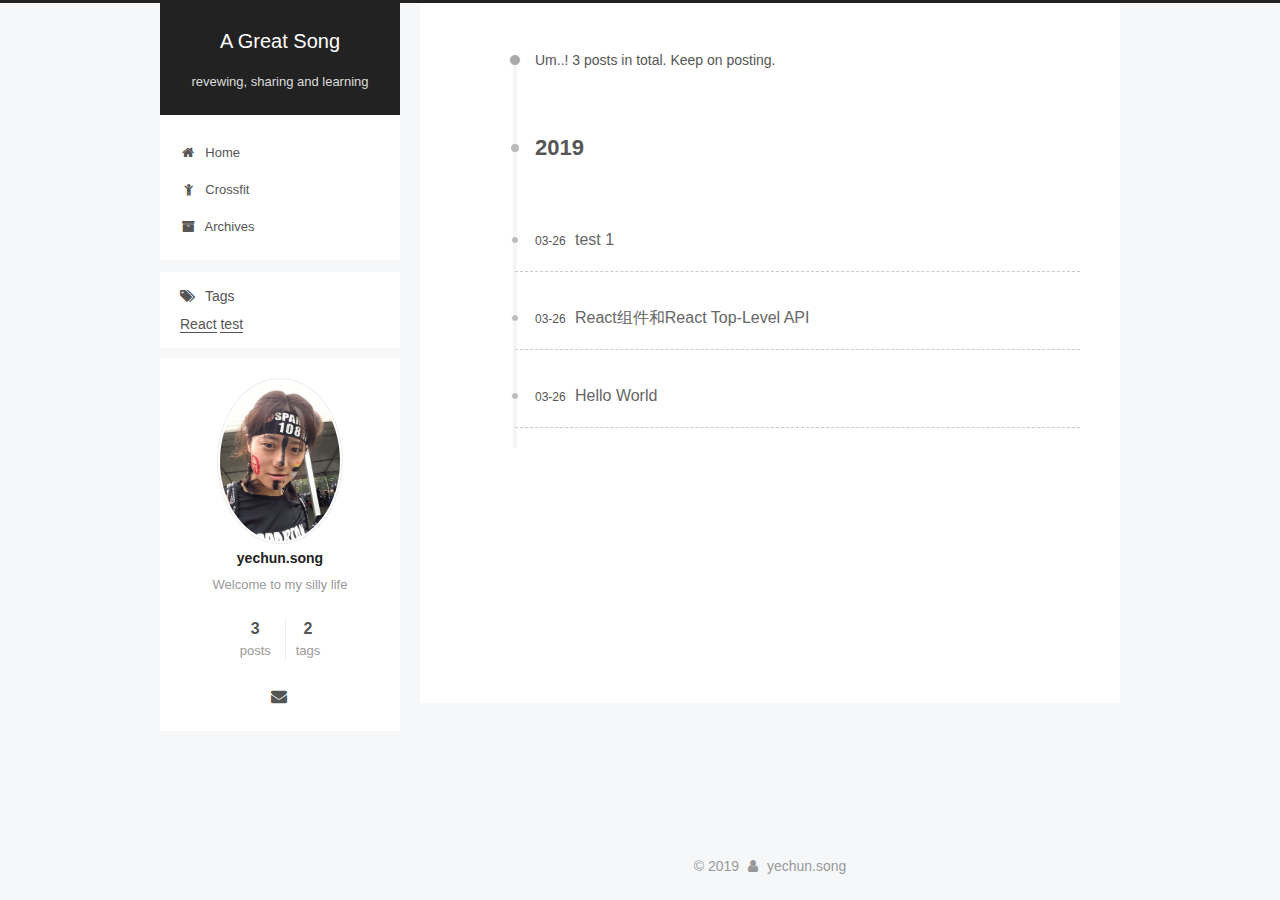
<file: archives/index.html>
<!DOCTYPE html>




<html class="theme-next pisces" lang="en">
<head><meta name="generator" content="Hexo 3.8.0">
  <meta charset="UTF-8">
<meta http-equiv="X-UA-Compatible" content="IE=edge">
<meta name="viewport" content="width=device-width, initial-scale=1, maximum-scale=1">
<meta name="theme-color" content="#222">









<meta http-equiv="Cache-Control" content="no-transform">
<meta http-equiv="Cache-Control" content="no-siteapp">
















  
  
  <link href="/lib/fancybox/source/jquery.fancybox.css?v=2.1.5" rel="stylesheet" type="text/css">







<link href="/lib/font-awesome/css/font-awesome.min.css?v=4.6.2" rel="stylesheet" type="text/css">

<link href="/css/main.css?v=5.1.4" rel="stylesheet" type="text/css">


  <link rel="apple-touch-icon" sizes="180x180" href="/images/apple-touch-icon-next.png?v=5.1.4">


  <link rel="icon" type="image/png" sizes="32x32" href="/images/favicon-32x32-next.png?v=5.1.4">


  <link rel="icon" type="image/png" sizes="16x16" href="/images/favicon-16x16-next.png?v=5.1.4">


  <link rel="mask-icon" href="/images/logo.svg?v=5.1.4" color="#222">





  <meta name="keywords" content="Hexo, NexT">










<meta name="description" content="Welcome to my silly life">
<meta name="keywords" content="struggle">
<meta property="og:type" content="website">
<meta property="og:title" content="A Great Song">
<meta property="og:url" content="http://sung.com/archives/index.html">
<meta property="og:site_name" content="A Great Song">
<meta property="og:description" content="Welcome to my silly life">
<meta property="og:locale" content="en">
<meta name="twitter:card" content="summary">
<meta name="twitter:title" content="A Great Song">
<meta name="twitter:description" content="Welcome to my silly life">



<script type="text/javascript" id="hexo.configurations">
  var NexT = window.NexT || {};
  var CONFIG = {
    root: '/',
    scheme: 'Pisces',
    version: '5.1.4',
    sidebar: {"position":"left","display":"post","offset":12,"b2t":false,"scrollpercent":false,"onmobile":false},
    fancybox: true,
    tabs: true,
    motion: {"enable":false,"async":true,"transition":{"post_block":"fadeIn","post_header":"slideDownIn","post_body":"slideDownIn","coll_header":"slideLeftIn","sidebar":"slideUpIn"}},
    duoshuo: {
      userId: '0',
      author: 'Author'
    },
    algolia: {
      applicationID: '',
      apiKey: '',
      indexName: '',
      hits: {"per_page":10},
      labels: {"input_placeholder":"Search for Posts","hits_empty":"We didn't find any results for the search: ${query}","hits_stats":"${hits} results found in ${time} ms"}
    }
  };
</script>



  <link rel="canonical" href="http://sung.com/archives/">





  <title>Archive | A Great Song</title>
  








</head>

<body itemscope itemtype="http://schema.org/WebPage" lang="en">

  
  
    
  

  <div class="container sidebar-position-left page-archive">
    <div class="headband"></div>

    <header id="header" class="header" itemscope itemtype="http://schema.org/WPHeader">
      <div class="header-inner"><div class="site-brand-wrapper">
  <div class="site-meta ">
    

    <div class="custom-logo-site-title">
      <a href="/" class="brand" rel="start">
        <span class="logo-line-before"><i></i></span>
        <span class="site-title">A Great Song</span>
        <span class="logo-line-after"><i></i></span>
      </a>
    </div>
      
        <p class="site-subtitle">revewing, sharing and learning</p>
      
  </div>

  <div class="site-nav-toggle">
    <button>
      <span class="btn-bar"></span>
      <span class="btn-bar"></span>
      <span class="btn-bar"></span>
    </button>
  </div>
</div>

<nav class="site-nav">
  

  
    <ul id="menu" class="menu">
      
        
        <li class="menu-item menu-item-home">
          <a href="/" rel="section">
            
              <i class="menu-item-icon fa fa-fw fa-home"></i> <br>
            
            Home
          </a>
        </li>
      
        
        <li class="menu-item menu-item-crossfit">
          <a href="/crossfit" rel="section">
            
              <i class="menu-item-icon fa fa-fw fa-child"></i> <br>
            
            Crossfit
          </a>
        </li>
      
        
        <li class="menu-item menu-item-archives">
          <a href="/archives/" rel="section">
            
              <i class="menu-item-icon fa fa-fw fa-archive"></i> <br>
            
            Archives
          </a>
        </li>
      

      
    </ul>
  

  
</nav>



 </div>
    </header>

    <main id="main" class="main">
      <div class="main-inner">
        <div class="content-wrap">
          <div id="content" class="content">
            

  
  
  
  <div class="post-block archive">
    <div id="posts" class="posts-collapse">
      <span class="archive-move-on"></span>

      <span class="archive-page-counter">
        
        
        
          
        
        Um..! 3 posts in total. Keep on posting.
      </span>

      

        
        
        

        
          
          <div class="collection-title">
            <h1 class="archive-year" id="archive-year-2019">2019</h1>
          </div>
        
        

        

  <article class="post post-type-normal" itemscope itemtype="http://schema.org/Article">
    <header class="post-header">

      <h2 class="post-title">
        
            <a class="post-title-link" href="/2019/03/26/test-1/" itemprop="url">
              
                <span itemprop="name">test 1</span>
              
            </a>
        
      </h2>

      <div class="post-meta">
        <time class="post-time" itemprop="dateCreated" datetime="2019-03-26T17:48:22+08:00" content="2019-03-26">
          03-26
        </time>
      </div>

    </header>
  </article>



      

        
        
        

        
        

        

  <article class="post post-type-normal" itemscope itemtype="http://schema.org/Article">
    <header class="post-header">

      <h2 class="post-title">
        
            <a class="post-title-link" href="/2019/03/26/React组件和React Top-Level API/" itemprop="url">
              
                <span itemprop="name">React组件和React Top-Level API</span>
              
            </a>
        
      </h2>

      <div class="post-meta">
        <time class="post-time" itemprop="dateCreated" datetime="2019-03-26T17:48:22+08:00" content="2019-03-26">
          03-26
        </time>
      </div>

    </header>
  </article>



      

        
        
        

        
        

        

  <article class="post post-type-normal" itemscope itemtype="http://schema.org/Article">
    <header class="post-header">

      <h2 class="post-title">
        
            <a class="post-title-link" href="/2019/03/26/hello-world/" itemprop="url">
              
                <span itemprop="name">Hello World</span>
              
            </a>
        
      </h2>

      <div class="post-meta">
        <time class="post-time" itemprop="dateCreated" datetime="2019-03-26T17:27:51+08:00" content="2019-03-26">
          03-26
        </time>
      </div>

    </header>
  </article>



      

    </div>
  </div>
  
  
  

  



          </div>
          


          

        </div>
        
          
  
  <div class="sidebar-toggle">
    <div class="sidebar-toggle-line-wrap">
      <span class="sidebar-toggle-line sidebar-toggle-line-first"></span>
      <span class="sidebar-toggle-line sidebar-toggle-line-middle"></span>
      <span class="sidebar-toggle-line sidebar-toggle-line-last"></span>
    </div>
  </div>

  <aside id="sidebar" class="sidebar">
    

	
		<div class="sidebar-inner siderbar-block">
			<div class="block-title"><i class="block-icon fa faw fa-tags"></i>Tags</div>
			<div class="block-content">
				
					<span><a href="/tags/React/">React</a></span>
    			
					<span><a href="/tags/test/">test</a></span>
    			
			</div>
		</div>
	
	
    <div class="sidebar-inner">

      

      

      <section class="site-overview-wrap sidebar-panel sidebar-panel-active">
        <div class="site-overview">
          <div class="site-author motion-element" itemprop="author" itemscope itemtype="http://schema.org/Person">
            
              <img class="site-author-image" itemprop="image" src="/images/my_avatar.jpg" alt="yechun.song">
            
              <p class="site-author-name" itemprop="name">yechun.song</p>
              <p class="site-description motion-element" itemprop="description">Welcome to my silly life</p>
          </div>

          <nav class="site-state motion-element">

            
              <div class="site-state-item site-state-posts">
              
                <a href="/archives/">
              
                  <span class="site-state-item-count">3</span>
                  <span class="site-state-item-name">posts</span>
                </a>
              </div>
            

            

            
              
              
              <div class="site-state-item site-state-tags">
                
                  <span class="site-state-item-count">2</span>
                  <span class="site-state-item-name">tags</span>
                
              </div>
            

          </nav>

          

          
            <div class="links-of-author motion-element">
                
                  <span class="links-of-author-item">
                    <a href="mailto:chunyesong@126.com" target="_blank" title="E-Mail">
                      
                        <i class="fa fa-fw fa-envelope"></i></a>
                  </span>
                
            </div>
          

          
          

          
          

          

        </div>
      </section>

      

      

    </div>
  </aside>


        
      </div>
    </main>

    <footer id="footer" class="footer">
      <div class="footer-inner">
        <div class="copyright">&copy; <span itemprop="copyrightYear">2019</span>
  <span class="with-love">
    <i class="fa fa-user"></i>
  </span>
  <span class="author" itemprop="copyrightHolder">yechun.song</span>

  
</div>









        







        
      </div>
    </footer>

    
      <div class="back-to-top">
        <i class="fa fa-arrow-up"></i>
        
      </div>
    

    

  </div>

  

<script type="text/javascript">
  if (Object.prototype.toString.call(window.Promise) !== '[object Function]') {
    window.Promise = null;
  }
</script>









  












  
  
    <script type="text/javascript" src="/lib/jquery/index.js?v=2.1.3"></script>
  

  
  
    <script type="text/javascript" src="/lib/fastclick/lib/fastclick.min.js?v=1.0.6"></script>
  

  
  
    <script type="text/javascript" src="/lib/jquery_lazyload/jquery.lazyload.js?v=1.9.7"></script>
  

  
  
    <script type="text/javascript" src="/lib/velocity/velocity.min.js?v=1.2.1"></script>
  

  
  
    <script type="text/javascript" src="/lib/velocity/velocity.ui.min.js?v=1.2.1"></script>
  

  
  
    <script type="text/javascript" src="/lib/fancybox/source/jquery.fancybox.pack.js?v=2.1.5"></script>
  


  


  <script type="text/javascript" src="/js/src/utils.js?v=5.1.4"></script>

  <script type="text/javascript" src="/js/src/motion.js?v=5.1.4"></script>



  
  


  <script type="text/javascript" src="/js/src/affix.js?v=5.1.4"></script>

  <script type="text/javascript" src="/js/src/schemes/pisces.js?v=5.1.4"></script>



  

  


  <script type="text/javascript" src="/js/src/bootstrap.js?v=5.1.4"></script>



  


  




	





  





  












  





  

  

  

  
  

  

  
  <script type="text/javascript" src="/js/src/js.cookie.js?v=5.1.4"></script>
  <script type="text/javascript" src="/js/src/scroll-cookie.js?v=5.1.4"></script>


  

</body>
</html>
</file>
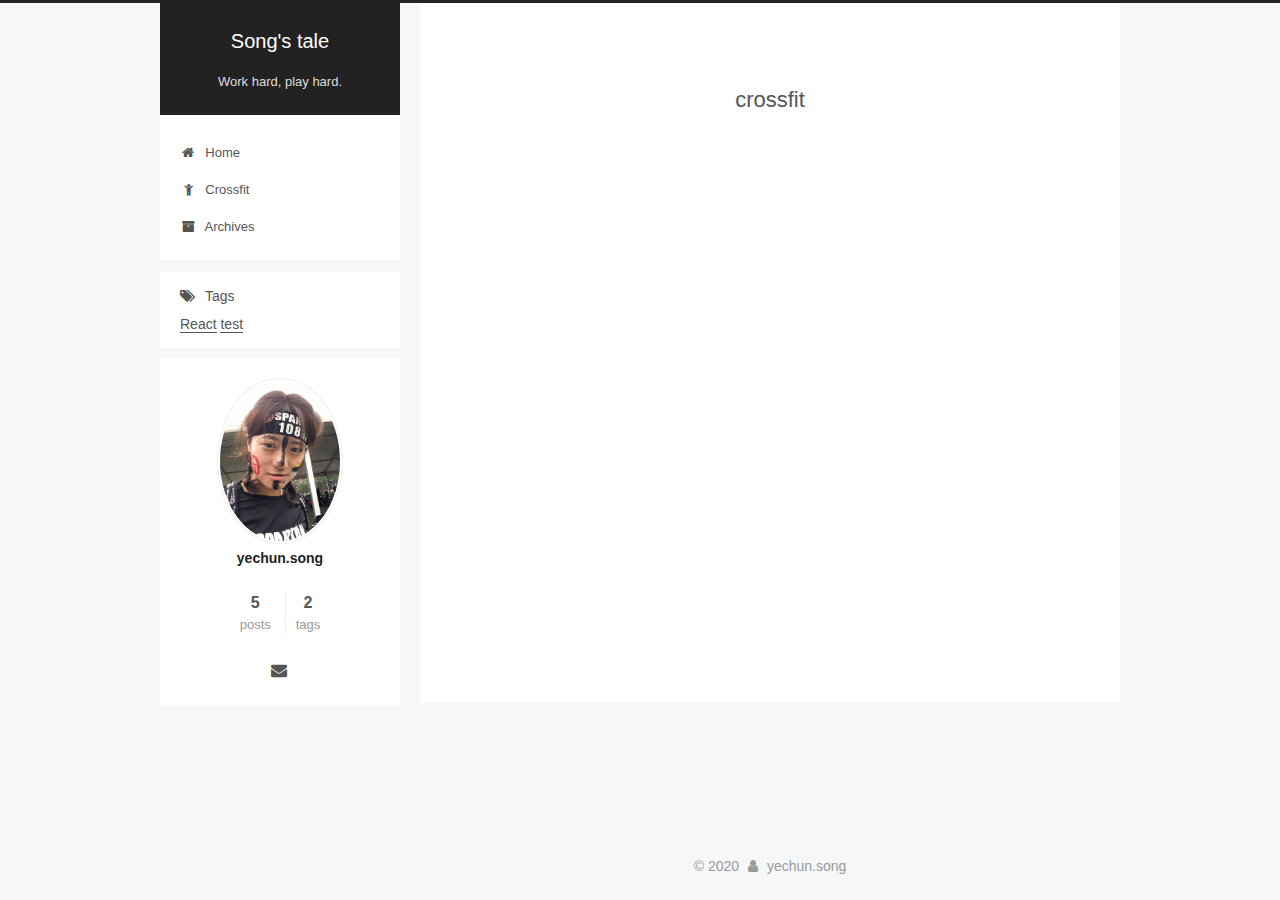
<file: crossfit/index.html>
<!DOCTYPE html>




<html class="theme-next pisces" lang="en">
<head><meta name="generator" content="Hexo 3.8.0">
  <meta charset="UTF-8">
<meta http-equiv="X-UA-Compatible" content="IE=edge">
<meta name="viewport" content="width=device-width, initial-scale=1, maximum-scale=1">
<meta name="theme-color" content="#222">









<meta http-equiv="Cache-Control" content="no-transform">
<meta http-equiv="Cache-Control" content="no-siteapp">
















  
  
  <link href="/lib/fancybox/source/jquery.fancybox.css?v=2.1.5" rel="stylesheet" type="text/css">







<link href="/lib/font-awesome/css/font-awesome.min.css?v=4.6.2" rel="stylesheet" type="text/css">

<link href="/css/main.css?v=5.1.4" rel="stylesheet" type="text/css">


  <link rel="apple-touch-icon" sizes="180x180" href="/images/apple-touch-icon-next.png?v=5.1.4">


  <link rel="icon" type="image/png" sizes="32x32" href="/images/favicon-32x32-next.png?v=5.1.4">


  <link rel="icon" type="image/png" sizes="16x16" href="/images/favicon-16x16-next.png?v=5.1.4">


  <link rel="mask-icon" href="/images/logo.svg?v=5.1.4" color="#222">





  <meta name="keywords" content="Hexo, NexT">










<meta name="keywords" content="struggle">
<meta property="og:type" content="website">
<meta property="og:title" content="crossfit">
<meta property="og:url" content="http://sung.com/crossfit/index.html">
<meta property="og:site_name" content="Song&#39;s tale">
<meta property="og:locale" content="en">
<meta property="og:updated_time" content="2019-03-27T07:56:24.347Z">
<meta name="twitter:card" content="summary">
<meta name="twitter:title" content="crossfit">



<script type="text/javascript" id="hexo.configurations">
  var NexT = window.NexT || {};
  var CONFIG = {
    root: '/',
    scheme: 'Pisces',
    version: '5.1.4',
    sidebar: {"position":"left","display":"post","offset":12,"b2t":false,"scrollpercent":false,"onmobile":false},
    fancybox: true,
    tabs: true,
    motion: {"enable":false,"async":true,"transition":{"post_block":"fadeIn","post_header":"slideDownIn","post_body":"slideDownIn","coll_header":"slideLeftIn","sidebar":"slideUpIn"}},
    duoshuo: {
      userId: '0',
      author: 'Author'
    },
    algolia: {
      applicationID: '',
      apiKey: '',
      indexName: '',
      hits: {"per_page":10},
      labels: {"input_placeholder":"Search for Posts","hits_empty":"We didn't find any results for the search: ${query}","hits_stats":"${hits} results found in ${time} ms"}
    }
  };
</script>



  <link rel="canonical" href="http://sung.com/crossfit/">





  <title>crossfit | Song's tale</title>
  








</head>

<body itemscope itemtype="http://schema.org/WebPage" lang="en">

  
  
    
  

  <div class="container sidebar-position-left page-post-detail">
    <div class="headband"></div>

    <header id="header" class="header" itemscope itemtype="http://schema.org/WPHeader">
      <div class="header-inner"><div class="site-brand-wrapper">
  <div class="site-meta ">
    

    <div class="custom-logo-site-title">
      <a href="/" class="brand" rel="start">
        <span class="logo-line-before"><i></i></span>
        <span class="site-title">Song's tale</span>
        <span class="logo-line-after"><i></i></span>
      </a>
    </div>
      
        <p class="site-subtitle">Work hard, play hard.</p>
      
  </div>

  <div class="site-nav-toggle">
    <button>
      <span class="btn-bar"></span>
      <span class="btn-bar"></span>
      <span class="btn-bar"></span>
    </button>
  </div>
</div>

<nav class="site-nav">
  

  
    <ul id="menu" class="menu">
      
        
        <li class="menu-item menu-item-home">
          <a href="/" rel="section">
            
              <i class="menu-item-icon fa fa-fw fa-home"></i> <br>
            
            Home
          </a>
        </li>
      
        
        <li class="menu-item menu-item-crossfit">
          <a href="/crossfit" rel="section">
            
              <i class="menu-item-icon fa fa-fw fa-child"></i> <br>
            
            Crossfit
          </a>
        </li>
      
        
        <li class="menu-item menu-item-archives">
          <a href="/archives/" rel="section">
            
              <i class="menu-item-icon fa fa-fw fa-archive"></i> <br>
            
            Archives
          </a>
        </li>
      

      
    </ul>
  

  
</nav>



 </div>
    </header>

    <main id="main" class="main">
      <div class="main-inner">
        <div class="content-wrap">
          <div id="content" class="content">
            

  <div id="posts" class="posts-expand">
    
    
    
    <div class="post-block page">
      <header class="post-header">

	<h1 class="post-title" itemprop="name headline">crossfit</h1>



</header>

      
      
      
      <div class="post-body">
        
        
          
        
      </div>
      
      
      
    </div>
    
    
    
  </div>


          </div>
          


          

  



        </div>
        
          
  
  <div class="sidebar-toggle">
    <div class="sidebar-toggle-line-wrap">
      <span class="sidebar-toggle-line sidebar-toggle-line-first"></span>
      <span class="sidebar-toggle-line sidebar-toggle-line-middle"></span>
      <span class="sidebar-toggle-line sidebar-toggle-line-last"></span>
    </div>
  </div>

  <aside id="sidebar" class="sidebar">
    

	
		<div class="sidebar-inner siderbar-block">
			<div class="block-title"><i class="block-icon fa faw fa-tags"></i>Tags</div>
			<div class="block-content">
				
					<span><a href="/tags/React/">React</a></span>
    			
					<span><a href="/tags/test/">test</a></span>
    			
			</div>
		</div>
	
	
    <div class="sidebar-inner">

      

      

      <section class="site-overview-wrap sidebar-panel sidebar-panel-active">
        <div class="site-overview">
          <div class="site-author motion-element" itemprop="author" itemscope itemtype="http://schema.org/Person">
            
              <img class="site-author-image" itemprop="image" src="/images/my_avatar.jpg" alt="yechun.song">
            
              <p class="site-author-name" itemprop="name">yechun.song</p>
              <p class="site-description motion-element" itemprop="description"></p>
          </div>

          <nav class="site-state motion-element">

            
              <div class="site-state-item site-state-posts">
              
                <a href="/archives/">
              
                  <span class="site-state-item-count">5</span>
                  <span class="site-state-item-name">posts</span>
                </a>
              </div>
            

            

            
              
              
              <div class="site-state-item site-state-tags">
                
                  <span class="site-state-item-count">2</span>
                  <span class="site-state-item-name">tags</span>
                
              </div>
            

          </nav>

          

          
            <div class="links-of-author motion-element">
                
                  <span class="links-of-author-item">
                    <a href="mailto:chunyesong@126.com" target="_blank" title="E-Mail">
                      
                        <i class="fa fa-fw fa-envelope"></i></a>
                  </span>
                
            </div>
          

          
          

          
          

          

        </div>
      </section>

      

      

    </div>
  </aside>


        
      </div>
    </main>

    <footer id="footer" class="footer">
      <div class="footer-inner">
        <div class="copyright">&copy; <span itemprop="copyrightYear">2020</span>
  <span class="with-love">
    <i class="fa fa-user"></i>
  </span>
  <span class="author" itemprop="copyrightHolder">yechun.song</span>

  
</div>









        







        
      </div>
    </footer>

    
      <div class="back-to-top">
        <i class="fa fa-arrow-up"></i>
        
      </div>
    

    

  </div>

  

<script type="text/javascript">
  if (Object.prototype.toString.call(window.Promise) !== '[object Function]') {
    window.Promise = null;
  }
</script>









  












  
  
    <script type="text/javascript" src="/lib/jquery/index.js?v=2.1.3"></script>
  

  
  
    <script type="text/javascript" src="/lib/fastclick/lib/fastclick.min.js?v=1.0.6"></script>
  

  
  
    <script type="text/javascript" src="/lib/jquery_lazyload/jquery.lazyload.js?v=1.9.7"></script>
  

  
  
    <script type="text/javascript" src="/lib/velocity/velocity.min.js?v=1.2.1"></script>
  

  
  
    <script type="text/javascript" src="/lib/velocity/velocity.ui.min.js?v=1.2.1"></script>
  

  
  
    <script type="text/javascript" src="/lib/fancybox/source/jquery.fancybox.pack.js?v=2.1.5"></script>
  


  


  <script type="text/javascript" src="/js/src/utils.js?v=5.1.4"></script>

  <script type="text/javascript" src="/js/src/motion.js?v=5.1.4"></script>



  
  


  <script type="text/javascript" src="/js/src/affix.js?v=5.1.4"></script>

  <script type="text/javascript" src="/js/src/schemes/pisces.js?v=5.1.4"></script>



  
  <script type="text/javascript" src="/js/src/scrollspy.js?v=5.1.4"></script>
<script type="text/javascript" src="/js/src/post-details.js?v=5.1.4"></script>



  


  <script type="text/javascript" src="/js/src/bootstrap.js?v=5.1.4"></script>



  


  




	





  





  












  





  

  

  

  
  

  

  
  <script type="text/javascript" src="/js/src/js.cookie.js?v=5.1.4"></script>
  <script type="text/javascript" src="/js/src/scroll-cookie.js?v=5.1.4"></script>


  

</body>
</html>
</file>
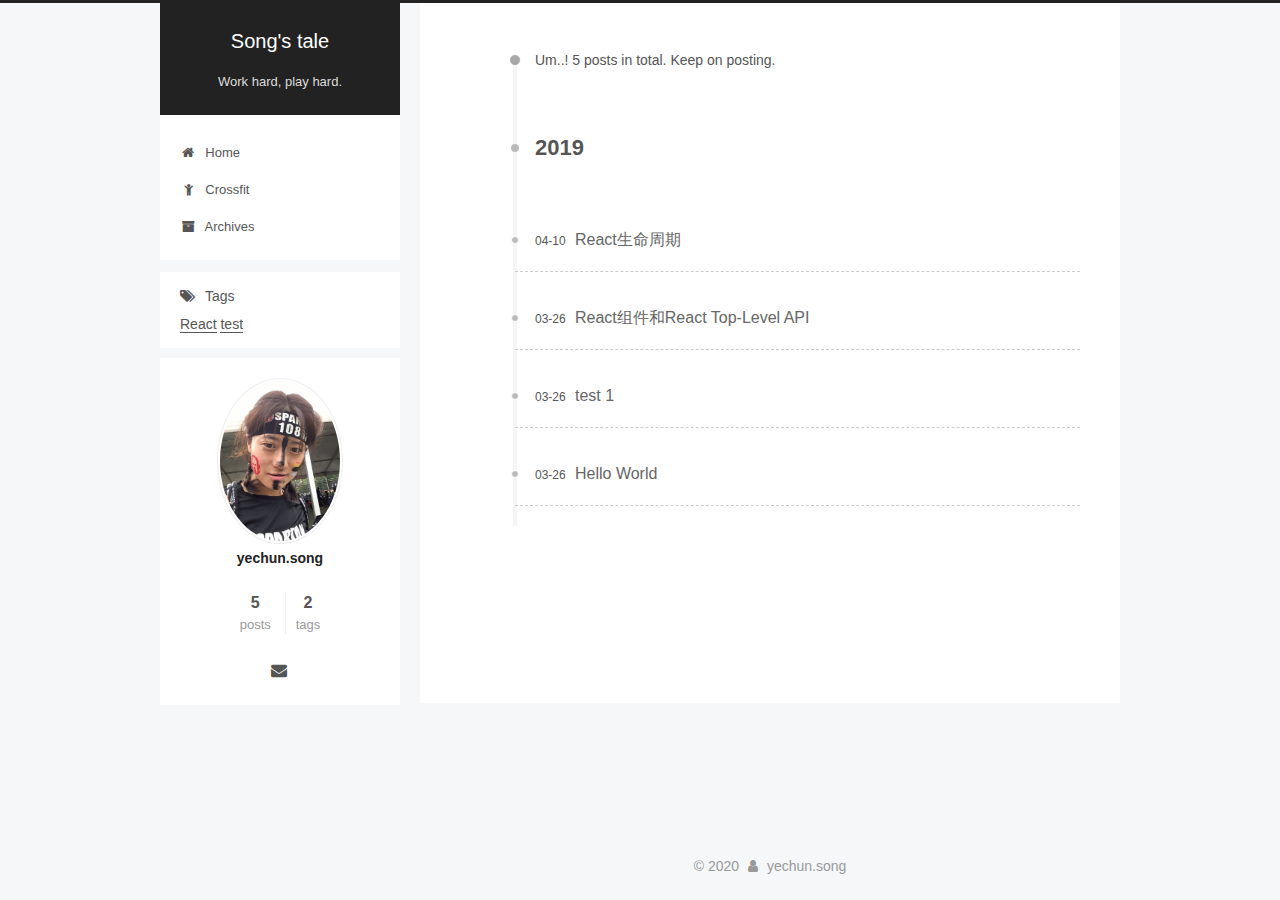
<file: archives/2019/index.html>
<!DOCTYPE html>




<html class="theme-next pisces" lang="en">
<head><meta name="generator" content="Hexo 3.8.0">
  <meta charset="UTF-8">
<meta http-equiv="X-UA-Compatible" content="IE=edge">
<meta name="viewport" content="width=device-width, initial-scale=1, maximum-scale=1">
<meta name="theme-color" content="#222">









<meta http-equiv="Cache-Control" content="no-transform">
<meta http-equiv="Cache-Control" content="no-siteapp">
















  
  
  <link href="/lib/fancybox/source/jquery.fancybox.css?v=2.1.5" rel="stylesheet" type="text/css">







<link href="/lib/font-awesome/css/font-awesome.min.css?v=4.6.2" rel="stylesheet" type="text/css">

<link href="/css/main.css?v=5.1.4" rel="stylesheet" type="text/css">


  <link rel="apple-touch-icon" sizes="180x180" href="/images/apple-touch-icon-next.png?v=5.1.4">


  <link rel="icon" type="image/png" sizes="32x32" href="/images/favicon-32x32-next.png?v=5.1.4">


  <link rel="icon" type="image/png" sizes="16x16" href="/images/favicon-16x16-next.png?v=5.1.4">


  <link rel="mask-icon" href="/images/logo.svg?v=5.1.4" color="#222">





  <meta name="keywords" content="Hexo, NexT">










<meta name="keywords" content="struggle">
<meta property="og:type" content="website">
<meta property="og:title" content="Song&#39;s tale">
<meta property="og:url" content="http://sung.com/archives/2019/index.html">
<meta property="og:site_name" content="Song&#39;s tale">
<meta property="og:locale" content="en">
<meta name="twitter:card" content="summary">
<meta name="twitter:title" content="Song&#39;s tale">



<script type="text/javascript" id="hexo.configurations">
  var NexT = window.NexT || {};
  var CONFIG = {
    root: '/',
    scheme: 'Pisces',
    version: '5.1.4',
    sidebar: {"position":"left","display":"post","offset":12,"b2t":false,"scrollpercent":false,"onmobile":false},
    fancybox: true,
    tabs: true,
    motion: {"enable":false,"async":true,"transition":{"post_block":"fadeIn","post_header":"slideDownIn","post_body":"slideDownIn","coll_header":"slideLeftIn","sidebar":"slideUpIn"}},
    duoshuo: {
      userId: '0',
      author: 'Author'
    },
    algolia: {
      applicationID: '',
      apiKey: '',
      indexName: '',
      hits: {"per_page":10},
      labels: {"input_placeholder":"Search for Posts","hits_empty":"We didn't find any results for the search: ${query}","hits_stats":"${hits} results found in ${time} ms"}
    }
  };
</script>



  <link rel="canonical" href="http://sung.com/archives/2019/">





  <title>Archive | Song's tale</title>
  








</head>

<body itemscope itemtype="http://schema.org/WebPage" lang="en">

  
  
    
  

  <div class="container sidebar-position-left page-archive">
    <div class="headband"></div>

    <header id="header" class="header" itemscope itemtype="http://schema.org/WPHeader">
      <div class="header-inner"><div class="site-brand-wrapper">
  <div class="site-meta ">
    

    <div class="custom-logo-site-title">
      <a href="/" class="brand" rel="start">
        <span class="logo-line-before"><i></i></span>
        <span class="site-title">Song's tale</span>
        <span class="logo-line-after"><i></i></span>
      </a>
    </div>
      
        <p class="site-subtitle">Work hard, play hard.</p>
      
  </div>

  <div class="site-nav-toggle">
    <button>
      <span class="btn-bar"></span>
      <span class="btn-bar"></span>
      <span class="btn-bar"></span>
    </button>
  </div>
</div>

<nav class="site-nav">
  

  
    <ul id="menu" class="menu">
      
        
        <li class="menu-item menu-item-home">
          <a href="/" rel="section">
            
              <i class="menu-item-icon fa fa-fw fa-home"></i> <br>
            
            Home
          </a>
        </li>
      
        
        <li class="menu-item menu-item-crossfit">
          <a href="/crossfit" rel="section">
            
              <i class="menu-item-icon fa fa-fw fa-child"></i> <br>
            
            Crossfit
          </a>
        </li>
      
        
        <li class="menu-item menu-item-archives">
          <a href="/archives/" rel="section">
            
              <i class="menu-item-icon fa fa-fw fa-archive"></i> <br>
            
            Archives
          </a>
        </li>
      

      
    </ul>
  

  
</nav>



 </div>
    </header>

    <main id="main" class="main">
      <div class="main-inner">
        <div class="content-wrap">
          <div id="content" class="content">
            

  
  
  
  <div class="post-block archive">
    <div id="posts" class="posts-collapse">
      <span class="archive-move-on"></span>

      <span class="archive-page-counter">
        
        
        
          
        
        Um..! 5 posts in total. Keep on posting.
      </span>

      

        
        
        

        
          
          <div class="collection-title">
            <h1 class="archive-year" id="archive-year-2019">2019</h1>
          </div>
        
        

        

  <article class="post post-type-normal" itemscope itemtype="http://schema.org/Article">
    <header class="post-header">

      <h2 class="post-title">
        
            <a class="post-title-link" href="/2019/04/10/React生命周期/" itemprop="url">
              
                <span itemprop="name">React生命周期</span>
              
            </a>
        
      </h2>

      <div class="post-meta">
        <time class="post-time" itemprop="dateCreated" datetime="2019-04-10T13:03:45+08:00" content="2019-04-10">
          04-10
        </time>
      </div>

    </header>
  </article>



      

        
        
        

        
        

        

  <article class="post post-type-normal" itemscope itemtype="http://schema.org/Article">
    <header class="post-header">

      <h2 class="post-title">
        
            <a class="post-title-link" href="/2019/03/26/React组件和React Top-Level API/" itemprop="url">
              
                <span itemprop="name">React组件和React Top-Level API</span>
              
            </a>
        
      </h2>

      <div class="post-meta">
        <time class="post-time" itemprop="dateCreated" datetime="2019-03-26T17:48:22+08:00" content="2019-03-26">
          03-26
        </time>
      </div>

    </header>
  </article>



      

        
        
        

        
        

        

  <article class="post post-type-normal" itemscope itemtype="http://schema.org/Article">
    <header class="post-header">

      <h2 class="post-title">
        
            <a class="post-title-link" href="/2019/03/26/test-1/" itemprop="url">
              
                <span itemprop="name">test 1</span>
              
            </a>
        
      </h2>

      <div class="post-meta">
        <time class="post-time" itemprop="dateCreated" datetime="2019-03-26T17:48:22+08:00" content="2019-03-26">
          03-26
        </time>
      </div>

    </header>
  </article>



      

        
        
        

        
        

        

  <article class="post post-type-normal" itemscope itemtype="http://schema.org/Article">
    <header class="post-header">

      <h2 class="post-title">
        
            <a class="post-title-link" href="/2019/03/26/hello-world/" itemprop="url">
              
                <span itemprop="name">Hello World</span>
              
            </a>
        
      </h2>

      <div class="post-meta">
        <time class="post-time" itemprop="dateCreated" datetime="2019-03-26T17:27:51+08:00" content="2019-03-26">
          03-26
        </time>
      </div>

    </header>
  </article>



      

    </div>
  </div>
  
  
  

  



          </div>
          


          

        </div>
        
          
  
  <div class="sidebar-toggle">
    <div class="sidebar-toggle-line-wrap">
      <span class="sidebar-toggle-line sidebar-toggle-line-first"></span>
      <span class="sidebar-toggle-line sidebar-toggle-line-middle"></span>
      <span class="sidebar-toggle-line sidebar-toggle-line-last"></span>
    </div>
  </div>

  <aside id="sidebar" class="sidebar">
    

	
		<div class="sidebar-inner siderbar-block">
			<div class="block-title"><i class="block-icon fa faw fa-tags"></i>Tags</div>
			<div class="block-content">
				
					<span><a href="/tags/React/">React</a></span>
    			
					<span><a href="/tags/test/">test</a></span>
    			
			</div>
		</div>
	
	
    <div class="sidebar-inner">

      

      

      <section class="site-overview-wrap sidebar-panel sidebar-panel-active">
        <div class="site-overview">
          <div class="site-author motion-element" itemprop="author" itemscope itemtype="http://schema.org/Person">
            
              <img class="site-author-image" itemprop="image" src="/images/my_avatar.jpg" alt="yechun.song">
            
              <p class="site-author-name" itemprop="name">yechun.song</p>
              <p class="site-description motion-element" itemprop="description"></p>
          </div>

          <nav class="site-state motion-element">

            
              <div class="site-state-item site-state-posts">
              
                <a href="/archives/">
              
                  <span class="site-state-item-count">5</span>
                  <span class="site-state-item-name">posts</span>
                </a>
              </div>
            

            

            
              
              
              <div class="site-state-item site-state-tags">
                
                  <span class="site-state-item-count">2</span>
                  <span class="site-state-item-name">tags</span>
                
              </div>
            

          </nav>

          

          
            <div class="links-of-author motion-element">
                
                  <span class="links-of-author-item">
                    <a href="mailto:chunyesong@126.com" target="_blank" title="E-Mail">
                      
                        <i class="fa fa-fw fa-envelope"></i></a>
                  </span>
                
            </div>
          

          
          

          
          

          

        </div>
      </section>

      

      

    </div>
  </aside>


        
      </div>
    </main>

    <footer id="footer" class="footer">
      <div class="footer-inner">
        <div class="copyright">&copy; <span itemprop="copyrightYear">2020</span>
  <span class="with-love">
    <i class="fa fa-user"></i>
  </span>
  <span class="author" itemprop="copyrightHolder">yechun.song</span>

  
</div>









        







        
      </div>
    </footer>

    
      <div class="back-to-top">
        <i class="fa fa-arrow-up"></i>
        
      </div>
    

    

  </div>

  

<script type="text/javascript">
  if (Object.prototype.toString.call(window.Promise) !== '[object Function]') {
    window.Promise = null;
  }
</script>









  












  
  
    <script type="text/javascript" src="/lib/jquery/index.js?v=2.1.3"></script>
  

  
  
    <script type="text/javascript" src="/lib/fastclick/lib/fastclick.min.js?v=1.0.6"></script>
  

  
  
    <script type="text/javascript" src="/lib/jquery_lazyload/jquery.lazyload.js?v=1.9.7"></script>
  

  
  
    <script type="text/javascript" src="/lib/velocity/velocity.min.js?v=1.2.1"></script>
  

  
  
    <script type="text/javascript" src="/lib/velocity/velocity.ui.min.js?v=1.2.1"></script>
  

  
  
    <script type="text/javascript" src="/lib/fancybox/source/jquery.fancybox.pack.js?v=2.1.5"></script>
  


  


  <script type="text/javascript" src="/js/src/utils.js?v=5.1.4"></script>

  <script type="text/javascript" src="/js/src/motion.js?v=5.1.4"></script>



  
  


  <script type="text/javascript" src="/js/src/affix.js?v=5.1.4"></script>

  <script type="text/javascript" src="/js/src/schemes/pisces.js?v=5.1.4"></script>



  

  


  <script type="text/javascript" src="/js/src/bootstrap.js?v=5.1.4"></script>



  


  




	





  





  












  





  

  

  

  
  

  

  
  <script type="text/javascript" src="/js/src/js.cookie.js?v=5.1.4"></script>
  <script type="text/javascript" src="/js/src/scroll-cookie.js?v=5.1.4"></script>


  

</body>
</html>
</file>
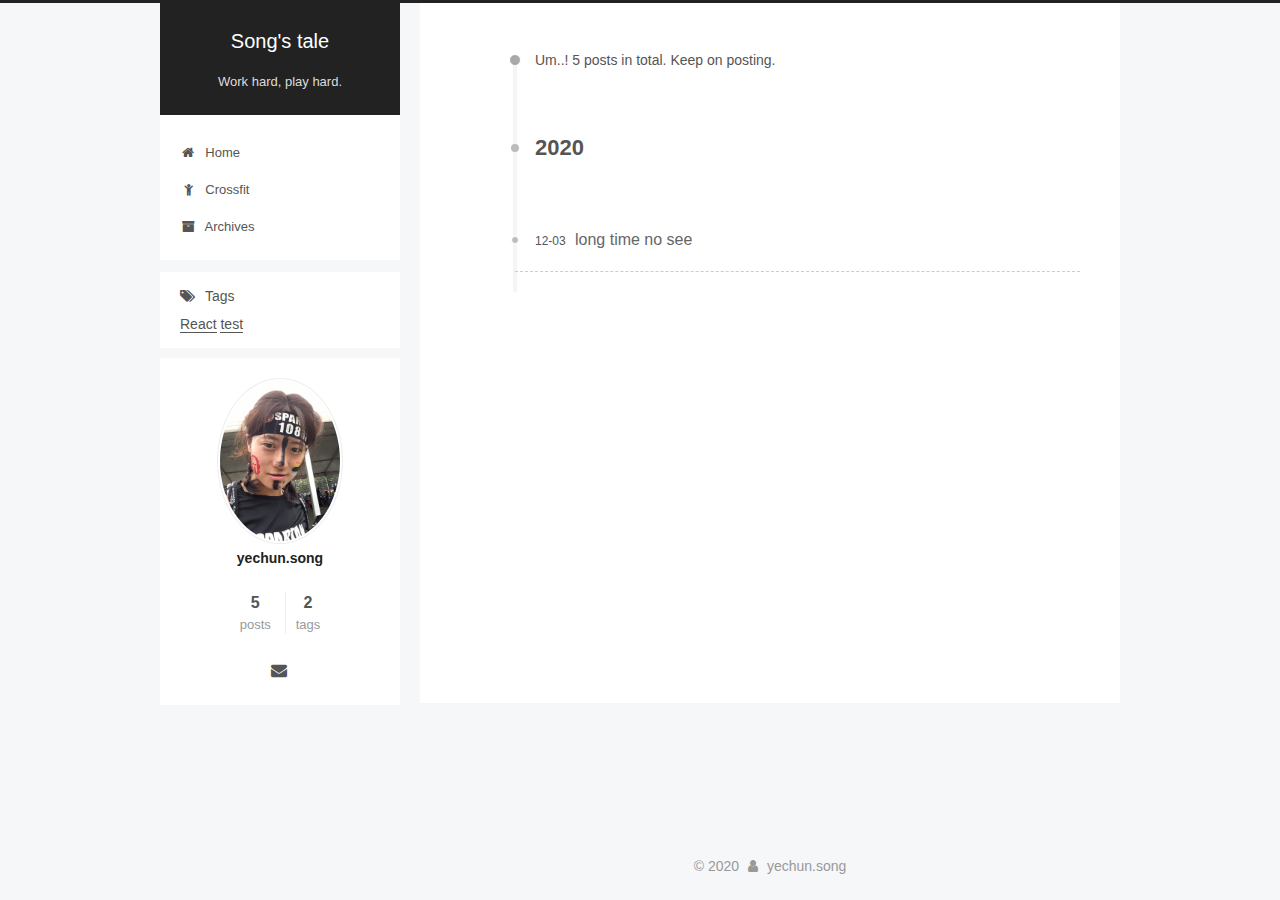
<file: archives/2020/index.html>
<!DOCTYPE html>




<html class="theme-next pisces" lang="en">
<head><meta name="generator" content="Hexo 3.8.0">
  <meta charset="UTF-8">
<meta http-equiv="X-UA-Compatible" content="IE=edge">
<meta name="viewport" content="width=device-width, initial-scale=1, maximum-scale=1">
<meta name="theme-color" content="#222">









<meta http-equiv="Cache-Control" content="no-transform">
<meta http-equiv="Cache-Control" content="no-siteapp">
















  
  
  <link href="/lib/fancybox/source/jquery.fancybox.css?v=2.1.5" rel="stylesheet" type="text/css">







<link href="/lib/font-awesome/css/font-awesome.min.css?v=4.6.2" rel="stylesheet" type="text/css">

<link href="/css/main.css?v=5.1.4" rel="stylesheet" type="text/css">


  <link rel="apple-touch-icon" sizes="180x180" href="/images/apple-touch-icon-next.png?v=5.1.4">


  <link rel="icon" type="image/png" sizes="32x32" href="/images/favicon-32x32-next.png?v=5.1.4">


  <link rel="icon" type="image/png" sizes="16x16" href="/images/favicon-16x16-next.png?v=5.1.4">


  <link rel="mask-icon" href="/images/logo.svg?v=5.1.4" color="#222">





  <meta name="keywords" content="Hexo, NexT">










<meta name="keywords" content="struggle">
<meta property="og:type" content="website">
<meta property="og:title" content="Song&#39;s tale">
<meta property="og:url" content="http://sung.com/archives/2020/index.html">
<meta property="og:site_name" content="Song&#39;s tale">
<meta property="og:locale" content="en">
<meta name="twitter:card" content="summary">
<meta name="twitter:title" content="Song&#39;s tale">



<script type="text/javascript" id="hexo.configurations">
  var NexT = window.NexT || {};
  var CONFIG = {
    root: '/',
    scheme: 'Pisces',
    version: '5.1.4',
    sidebar: {"position":"left","display":"post","offset":12,"b2t":false,"scrollpercent":false,"onmobile":false},
    fancybox: true,
    tabs: true,
    motion: {"enable":false,"async":true,"transition":{"post_block":"fadeIn","post_header":"slideDownIn","post_body":"slideDownIn","coll_header":"slideLeftIn","sidebar":"slideUpIn"}},
    duoshuo: {
      userId: '0',
      author: 'Author'
    },
    algolia: {
      applicationID: '',
      apiKey: '',
      indexName: '',
      hits: {"per_page":10},
      labels: {"input_placeholder":"Search for Posts","hits_empty":"We didn't find any results for the search: ${query}","hits_stats":"${hits} results found in ${time} ms"}
    }
  };
</script>



  <link rel="canonical" href="http://sung.com/archives/2020/">





  <title>Archive | Song's tale</title>
  








</head>

<body itemscope itemtype="http://schema.org/WebPage" lang="en">

  
  
    
  

  <div class="container sidebar-position-left page-archive">
    <div class="headband"></div>

    <header id="header" class="header" itemscope itemtype="http://schema.org/WPHeader">
      <div class="header-inner"><div class="site-brand-wrapper">
  <div class="site-meta ">
    

    <div class="custom-logo-site-title">
      <a href="/" class="brand" rel="start">
        <span class="logo-line-before"><i></i></span>
        <span class="site-title">Song's tale</span>
        <span class="logo-line-after"><i></i></span>
      </a>
    </div>
      
        <p class="site-subtitle">Work hard, play hard.</p>
      
  </div>

  <div class="site-nav-toggle">
    <button>
      <span class="btn-bar"></span>
      <span class="btn-bar"></span>
      <span class="btn-bar"></span>
    </button>
  </div>
</div>

<nav class="site-nav">
  

  
    <ul id="menu" class="menu">
      
        
        <li class="menu-item menu-item-home">
          <a href="/" rel="section">
            
              <i class="menu-item-icon fa fa-fw fa-home"></i> <br>
            
            Home
          </a>
        </li>
      
        
        <li class="menu-item menu-item-crossfit">
          <a href="/crossfit" rel="section">
            
              <i class="menu-item-icon fa fa-fw fa-child"></i> <br>
            
            Crossfit
          </a>
        </li>
      
        
        <li class="menu-item menu-item-archives">
          <a href="/archives/" rel="section">
            
              <i class="menu-item-icon fa fa-fw fa-archive"></i> <br>
            
            Archives
          </a>
        </li>
      

      
    </ul>
  

  
</nav>



 </div>
    </header>

    <main id="main" class="main">
      <div class="main-inner">
        <div class="content-wrap">
          <div id="content" class="content">
            

  
  
  
  <div class="post-block archive">
    <div id="posts" class="posts-collapse">
      <span class="archive-move-on"></span>

      <span class="archive-page-counter">
        
        
        
          
        
        Um..! 5 posts in total. Keep on posting.
      </span>

      

        
        
        

        
          
          <div class="collection-title">
            <h1 class="archive-year" id="archive-year-2020">2020</h1>
          </div>
        
        

        

  <article class="post post-type-normal" itemscope itemtype="http://schema.org/Article">
    <header class="post-header">

      <h2 class="post-title">
        
            <a class="post-title-link" href="/2020/12/03/long-time-no-see/" itemprop="url">
              
                <span itemprop="name">long time no see</span>
              
            </a>
        
      </h2>

      <div class="post-meta">
        <time class="post-time" itemprop="dateCreated" datetime="2020-12-03T00:09:49+08:00" content="2020-12-03">
          12-03
        </time>
      </div>

    </header>
  </article>



      

    </div>
  </div>
  
  
  

  



          </div>
          


          

        </div>
        
          
  
  <div class="sidebar-toggle">
    <div class="sidebar-toggle-line-wrap">
      <span class="sidebar-toggle-line sidebar-toggle-line-first"></span>
      <span class="sidebar-toggle-line sidebar-toggle-line-middle"></span>
      <span class="sidebar-toggle-line sidebar-toggle-line-last"></span>
    </div>
  </div>

  <aside id="sidebar" class="sidebar">
    

	
		<div class="sidebar-inner siderbar-block">
			<div class="block-title"><i class="block-icon fa faw fa-tags"></i>Tags</div>
			<div class="block-content">
				
					<span><a href="/tags/React/">React</a></span>
    			
					<span><a href="/tags/test/">test</a></span>
    			
			</div>
		</div>
	
	
    <div class="sidebar-inner">

      

      

      <section class="site-overview-wrap sidebar-panel sidebar-panel-active">
        <div class="site-overview">
          <div class="site-author motion-element" itemprop="author" itemscope itemtype="http://schema.org/Person">
            
              <img class="site-author-image" itemprop="image" src="/images/my_avatar.jpg" alt="yechun.song">
            
              <p class="site-author-name" itemprop="name">yechun.song</p>
              <p class="site-description motion-element" itemprop="description"></p>
          </div>

          <nav class="site-state motion-element">

            
              <div class="site-state-item site-state-posts">
              
                <a href="/archives/">
              
                  <span class="site-state-item-count">5</span>
                  <span class="site-state-item-name">posts</span>
                </a>
              </div>
            

            

            
              
              
              <div class="site-state-item site-state-tags">
                
                  <span class="site-state-item-count">2</span>
                  <span class="site-state-item-name">tags</span>
                
              </div>
            

          </nav>

          

          
            <div class="links-of-author motion-element">
                
                  <span class="links-of-author-item">
                    <a href="mailto:chunyesong@126.com" target="_blank" title="E-Mail">
                      
                        <i class="fa fa-fw fa-envelope"></i></a>
                  </span>
                
            </div>
          

          
          

          
          

          

        </div>
      </section>

      

      

    </div>
  </aside>


        
      </div>
    </main>

    <footer id="footer" class="footer">
      <div class="footer-inner">
        <div class="copyright">&copy; <span itemprop="copyrightYear">2020</span>
  <span class="with-love">
    <i class="fa fa-user"></i>
  </span>
  <span class="author" itemprop="copyrightHolder">yechun.song</span>

  
</div>









        







        
      </div>
    </footer>

    
      <div class="back-to-top">
        <i class="fa fa-arrow-up"></i>
        
      </div>
    

    

  </div>

  

<script type="text/javascript">
  if (Object.prototype.toString.call(window.Promise) !== '[object Function]') {
    window.Promise = null;
  }
</script>









  












  
  
    <script type="text/javascript" src="/lib/jquery/index.js?v=2.1.3"></script>
  

  
  
    <script type="text/javascript" src="/lib/fastclick/lib/fastclick.min.js?v=1.0.6"></script>
  

  
  
    <script type="text/javascript" src="/lib/jquery_lazyload/jquery.lazyload.js?v=1.9.7"></script>
  

  
  
    <script type="text/javascript" src="/lib/velocity/velocity.min.js?v=1.2.1"></script>
  

  
  
    <script type="text/javascript" src="/lib/velocity/velocity.ui.min.js?v=1.2.1"></script>
  

  
  
    <script type="text/javascript" src="/lib/fancybox/source/jquery.fancybox.pack.js?v=2.1.5"></script>
  


  


  <script type="text/javascript" src="/js/src/utils.js?v=5.1.4"></script>

  <script type="text/javascript" src="/js/src/motion.js?v=5.1.4"></script>



  
  


  <script type="text/javascript" src="/js/src/affix.js?v=5.1.4"></script>

  <script type="text/javascript" src="/js/src/schemes/pisces.js?v=5.1.4"></script>



  

  


  <script type="text/javascript" src="/js/src/bootstrap.js?v=5.1.4"></script>



  


  




	





  





  












  





  

  

  

  
  

  

  
  <script type="text/javascript" src="/js/src/js.cookie.js?v=5.1.4"></script>
  <script type="text/javascript" src="/js/src/scroll-cookie.js?v=5.1.4"></script>


  

</body>
</html>
</file>
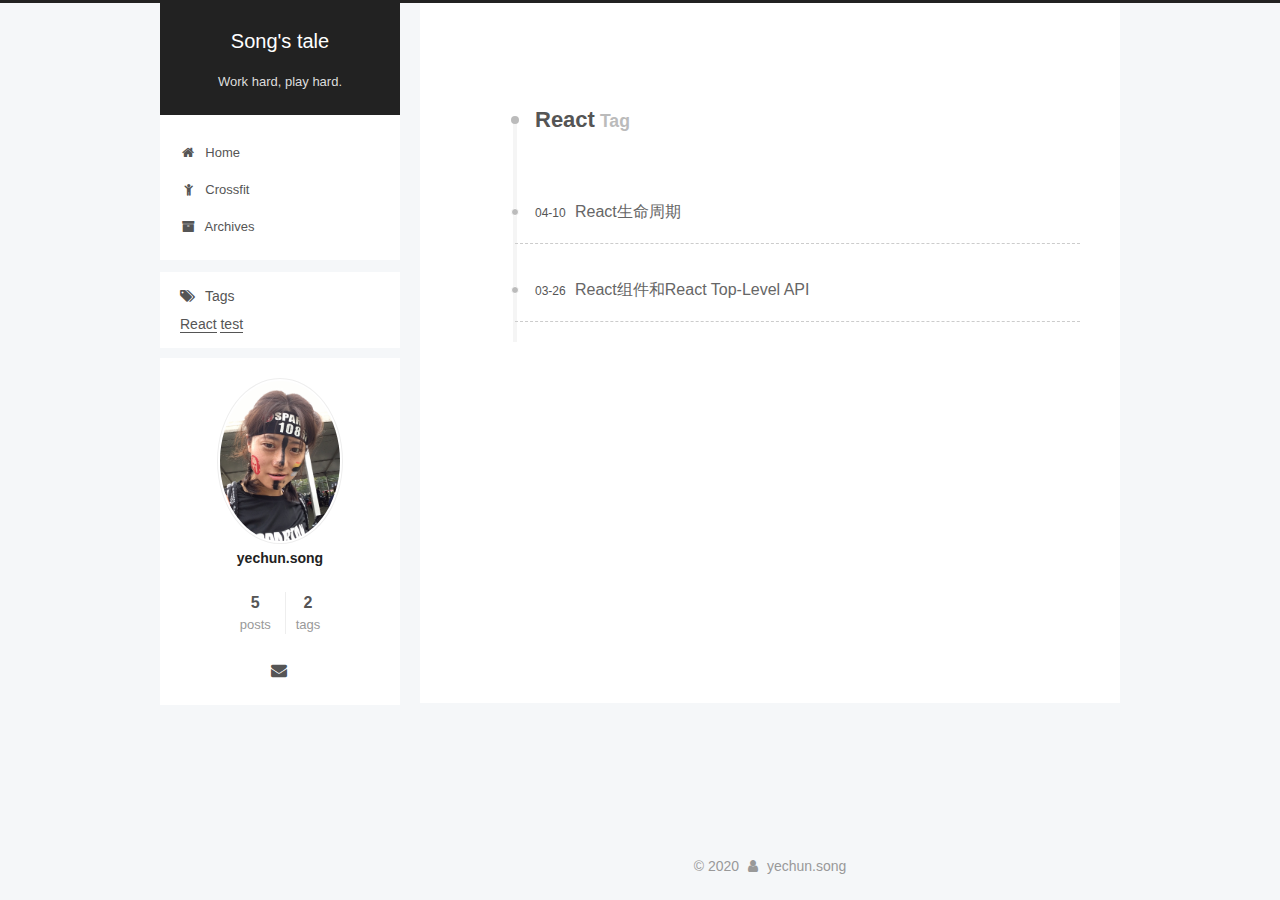
<file: tags/React/index.html>
<!DOCTYPE html>




<html class="theme-next pisces" lang="en">
<head><meta name="generator" content="Hexo 3.8.0">
  <meta charset="UTF-8">
<meta http-equiv="X-UA-Compatible" content="IE=edge">
<meta name="viewport" content="width=device-width, initial-scale=1, maximum-scale=1">
<meta name="theme-color" content="#222">









<meta http-equiv="Cache-Control" content="no-transform">
<meta http-equiv="Cache-Control" content="no-siteapp">
















  
  
  <link href="/lib/fancybox/source/jquery.fancybox.css?v=2.1.5" rel="stylesheet" type="text/css">







<link href="/lib/font-awesome/css/font-awesome.min.css?v=4.6.2" rel="stylesheet" type="text/css">

<link href="/css/main.css?v=5.1.4" rel="stylesheet" type="text/css">


  <link rel="apple-touch-icon" sizes="180x180" href="/images/apple-touch-icon-next.png?v=5.1.4">


  <link rel="icon" type="image/png" sizes="32x32" href="/images/favicon-32x32-next.png?v=5.1.4">


  <link rel="icon" type="image/png" sizes="16x16" href="/images/favicon-16x16-next.png?v=5.1.4">


  <link rel="mask-icon" href="/images/logo.svg?v=5.1.4" color="#222">





  <meta name="keywords" content="Hexo, NexT">










<meta name="keywords" content="struggle">
<meta property="og:type" content="website">
<meta property="og:title" content="Song&#39;s tale">
<meta property="og:url" content="http://sung.com/tags/React/index.html">
<meta property="og:site_name" content="Song&#39;s tale">
<meta property="og:locale" content="en">
<meta name="twitter:card" content="summary">
<meta name="twitter:title" content="Song&#39;s tale">



<script type="text/javascript" id="hexo.configurations">
  var NexT = window.NexT || {};
  var CONFIG = {
    root: '/',
    scheme: 'Pisces',
    version: '5.1.4',
    sidebar: {"position":"left","display":"post","offset":12,"b2t":false,"scrollpercent":false,"onmobile":false},
    fancybox: true,
    tabs: true,
    motion: {"enable":false,"async":true,"transition":{"post_block":"fadeIn","post_header":"slideDownIn","post_body":"slideDownIn","coll_header":"slideLeftIn","sidebar":"slideUpIn"}},
    duoshuo: {
      userId: '0',
      author: 'Author'
    },
    algolia: {
      applicationID: '',
      apiKey: '',
      indexName: '',
      hits: {"per_page":10},
      labels: {"input_placeholder":"Search for Posts","hits_empty":"We didn't find any results for the search: ${query}","hits_stats":"${hits} results found in ${time} ms"}
    }
  };
</script>



  <link rel="canonical" href="http://sung.com/tags/React/">





  <title>Tag: React | Song's tale</title>
  








</head>

<body itemscope itemtype="http://schema.org/WebPage" lang="en">

  
  
    
  

  <div class="container sidebar-position-left ">
    <div class="headband"></div>

    <header id="header" class="header" itemscope itemtype="http://schema.org/WPHeader">
      <div class="header-inner"><div class="site-brand-wrapper">
  <div class="site-meta ">
    

    <div class="custom-logo-site-title">
      <a href="/" class="brand" rel="start">
        <span class="logo-line-before"><i></i></span>
        <span class="site-title">Song's tale</span>
        <span class="logo-line-after"><i></i></span>
      </a>
    </div>
      
        <p class="site-subtitle">Work hard, play hard.</p>
      
  </div>

  <div class="site-nav-toggle">
    <button>
      <span class="btn-bar"></span>
      <span class="btn-bar"></span>
      <span class="btn-bar"></span>
    </button>
  </div>
</div>

<nav class="site-nav">
  

  
    <ul id="menu" class="menu">
      
        
        <li class="menu-item menu-item-home">
          <a href="/" rel="section">
            
              <i class="menu-item-icon fa fa-fw fa-home"></i> <br>
            
            Home
          </a>
        </li>
      
        
        <li class="menu-item menu-item-crossfit">
          <a href="/crossfit" rel="section">
            
              <i class="menu-item-icon fa fa-fw fa-child"></i> <br>
            
            Crossfit
          </a>
        </li>
      
        
        <li class="menu-item menu-item-archives">
          <a href="/archives/" rel="section">
            
              <i class="menu-item-icon fa fa-fw fa-archive"></i> <br>
            
            Archives
          </a>
        </li>
      

      
    </ul>
  

  
</nav>



 </div>
    </header>

    <main id="main" class="main">
      <div class="main-inner">
        <div class="content-wrap">
          <div id="content" class="content">
            

  
  
  
  <div class="post-block tag">

    <div id="posts" class="posts-collapse">
      <div class="collection-title">
        <h1>React<small>Tag</small>
        </h1>
      </div>

      
        

  <article class="post post-type-normal" itemscope itemtype="http://schema.org/Article">
    <header class="post-header">

      <h2 class="post-title">
        
            <a class="post-title-link" href="/2019/04/10/React生命周期/" itemprop="url">
              
                <span itemprop="name">React生命周期</span>
              
            </a>
        
      </h2>

      <div class="post-meta">
        <time class="post-time" itemprop="dateCreated" datetime="2019-04-10T13:03:45+08:00" content="2019-04-10">
          04-10
        </time>
      </div>

    </header>
  </article>


      
        

  <article class="post post-type-normal" itemscope itemtype="http://schema.org/Article">
    <header class="post-header">

      <h2 class="post-title">
        
            <a class="post-title-link" href="/2019/03/26/React组件和React Top-Level API/" itemprop="url">
              
                <span itemprop="name">React组件和React Top-Level API</span>
              
            </a>
        
      </h2>

      <div class="post-meta">
        <time class="post-time" itemprop="dateCreated" datetime="2019-03-26T17:48:22+08:00" content="2019-03-26">
          03-26
        </time>
      </div>

    </header>
  </article>


      
    </div>

  </div>
  
  
  

  


          </div>
          


          

        </div>
        
          
  
  <div class="sidebar-toggle">
    <div class="sidebar-toggle-line-wrap">
      <span class="sidebar-toggle-line sidebar-toggle-line-first"></span>
      <span class="sidebar-toggle-line sidebar-toggle-line-middle"></span>
      <span class="sidebar-toggle-line sidebar-toggle-line-last"></span>
    </div>
  </div>

  <aside id="sidebar" class="sidebar">
    

	
		<div class="sidebar-inner siderbar-block">
			<div class="block-title"><i class="block-icon fa faw fa-tags"></i>Tags</div>
			<div class="block-content">
				
					<span><a href="/tags/React/">React</a></span>
    			
					<span><a href="/tags/test/">test</a></span>
    			
			</div>
		</div>
	
	
    <div class="sidebar-inner">

      

      

      <section class="site-overview-wrap sidebar-panel sidebar-panel-active">
        <div class="site-overview">
          <div class="site-author motion-element" itemprop="author" itemscope itemtype="http://schema.org/Person">
            
              <img class="site-author-image" itemprop="image" src="/images/my_avatar.jpg" alt="yechun.song">
            
              <p class="site-author-name" itemprop="name">yechun.song</p>
              <p class="site-description motion-element" itemprop="description"></p>
          </div>

          <nav class="site-state motion-element">

            
              <div class="site-state-item site-state-posts">
              
                <a href="/archives/">
              
                  <span class="site-state-item-count">5</span>
                  <span class="site-state-item-name">posts</span>
                </a>
              </div>
            

            

            
              
              
              <div class="site-state-item site-state-tags">
                
                  <span class="site-state-item-count">2</span>
                  <span class="site-state-item-name">tags</span>
                
              </div>
            

          </nav>

          

          
            <div class="links-of-author motion-element">
                
                  <span class="links-of-author-item">
                    <a href="mailto:chunyesong@126.com" target="_blank" title="E-Mail">
                      
                        <i class="fa fa-fw fa-envelope"></i></a>
                  </span>
                
            </div>
          

          
          

          
          

          

        </div>
      </section>

      

      

    </div>
  </aside>


        
      </div>
    </main>

    <footer id="footer" class="footer">
      <div class="footer-inner">
        <div class="copyright">&copy; <span itemprop="copyrightYear">2020</span>
  <span class="with-love">
    <i class="fa fa-user"></i>
  </span>
  <span class="author" itemprop="copyrightHolder">yechun.song</span>

  
</div>









        







        
      </div>
    </footer>

    
      <div class="back-to-top">
        <i class="fa fa-arrow-up"></i>
        
      </div>
    

    

  </div>

  

<script type="text/javascript">
  if (Object.prototype.toString.call(window.Promise) !== '[object Function]') {
    window.Promise = null;
  }
</script>









  












  
  
    <script type="text/javascript" src="/lib/jquery/index.js?v=2.1.3"></script>
  

  
  
    <script type="text/javascript" src="/lib/fastclick/lib/fastclick.min.js?v=1.0.6"></script>
  

  
  
    <script type="text/javascript" src="/lib/jquery_lazyload/jquery.lazyload.js?v=1.9.7"></script>
  

  
  
    <script type="text/javascript" src="/lib/velocity/velocity.min.js?v=1.2.1"></script>
  

  
  
    <script type="text/javascript" src="/lib/velocity/velocity.ui.min.js?v=1.2.1"></script>
  

  
  
    <script type="text/javascript" src="/lib/fancybox/source/jquery.fancybox.pack.js?v=2.1.5"></script>
  


  


  <script type="text/javascript" src="/js/src/utils.js?v=5.1.4"></script>

  <script type="text/javascript" src="/js/src/motion.js?v=5.1.4"></script>



  
  


  <script type="text/javascript" src="/js/src/affix.js?v=5.1.4"></script>

  <script type="text/javascript" src="/js/src/schemes/pisces.js?v=5.1.4"></script>



  

  


  <script type="text/javascript" src="/js/src/bootstrap.js?v=5.1.4"></script>



  


  




	





  





  












  





  

  

  

  
  

  

  
  <script type="text/javascript" src="/js/src/js.cookie.js?v=5.1.4"></script>
  <script type="text/javascript" src="/js/src/scroll-cookie.js?v=5.1.4"></script>


  

</body>
</html>
</file>
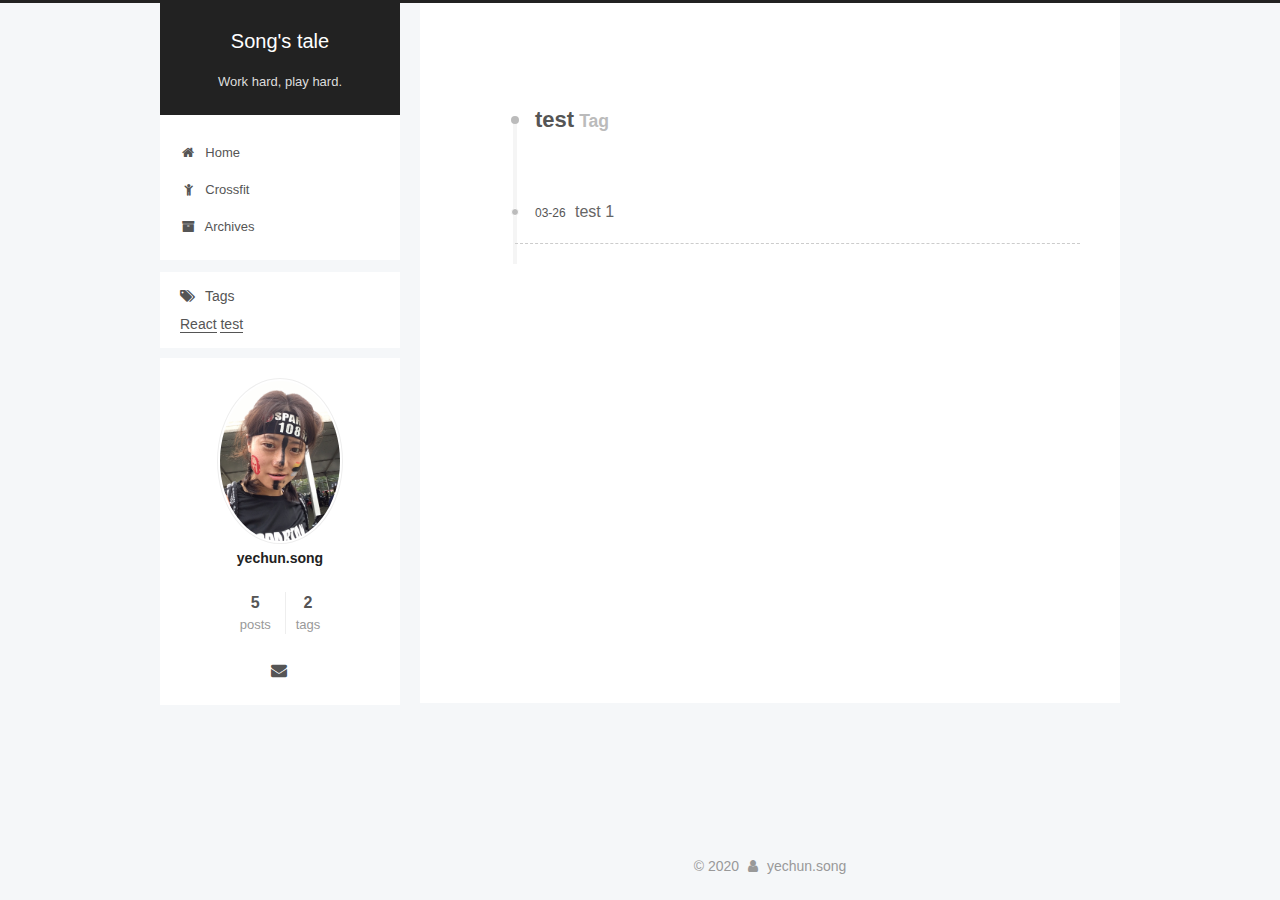
<file: tags/test/index.html>
<!DOCTYPE html>




<html class="theme-next pisces" lang="en">
<head><meta name="generator" content="Hexo 3.8.0">
  <meta charset="UTF-8">
<meta http-equiv="X-UA-Compatible" content="IE=edge">
<meta name="viewport" content="width=device-width, initial-scale=1, maximum-scale=1">
<meta name="theme-color" content="#222">









<meta http-equiv="Cache-Control" content="no-transform">
<meta http-equiv="Cache-Control" content="no-siteapp">
















  
  
  <link href="/lib/fancybox/source/jquery.fancybox.css?v=2.1.5" rel="stylesheet" type="text/css">







<link href="/lib/font-awesome/css/font-awesome.min.css?v=4.6.2" rel="stylesheet" type="text/css">

<link href="/css/main.css?v=5.1.4" rel="stylesheet" type="text/css">


  <link rel="apple-touch-icon" sizes="180x180" href="/images/apple-touch-icon-next.png?v=5.1.4">


  <link rel="icon" type="image/png" sizes="32x32" href="/images/favicon-32x32-next.png?v=5.1.4">


  <link rel="icon" type="image/png" sizes="16x16" href="/images/favicon-16x16-next.png?v=5.1.4">


  <link rel="mask-icon" href="/images/logo.svg?v=5.1.4" color="#222">





  <meta name="keywords" content="Hexo, NexT">










<meta name="keywords" content="struggle">
<meta property="og:type" content="website">
<meta property="og:title" content="Song&#39;s tale">
<meta property="og:url" content="http://sung.com/tags/test/index.html">
<meta property="og:site_name" content="Song&#39;s tale">
<meta property="og:locale" content="en">
<meta name="twitter:card" content="summary">
<meta name="twitter:title" content="Song&#39;s tale">



<script type="text/javascript" id="hexo.configurations">
  var NexT = window.NexT || {};
  var CONFIG = {
    root: '/',
    scheme: 'Pisces',
    version: '5.1.4',
    sidebar: {"position":"left","display":"post","offset":12,"b2t":false,"scrollpercent":false,"onmobile":false},
    fancybox: true,
    tabs: true,
    motion: {"enable":false,"async":true,"transition":{"post_block":"fadeIn","post_header":"slideDownIn","post_body":"slideDownIn","coll_header":"slideLeftIn","sidebar":"slideUpIn"}},
    duoshuo: {
      userId: '0',
      author: 'Author'
    },
    algolia: {
      applicationID: '',
      apiKey: '',
      indexName: '',
      hits: {"per_page":10},
      labels: {"input_placeholder":"Search for Posts","hits_empty":"We didn't find any results for the search: ${query}","hits_stats":"${hits} results found in ${time} ms"}
    }
  };
</script>



  <link rel="canonical" href="http://sung.com/tags/test/">





  <title>Tag: test | Song's tale</title>
  








</head>

<body itemscope itemtype="http://schema.org/WebPage" lang="en">

  
  
    
  

  <div class="container sidebar-position-left ">
    <div class="headband"></div>

    <header id="header" class="header" itemscope itemtype="http://schema.org/WPHeader">
      <div class="header-inner"><div class="site-brand-wrapper">
  <div class="site-meta ">
    

    <div class="custom-logo-site-title">
      <a href="/" class="brand" rel="start">
        <span class="logo-line-before"><i></i></span>
        <span class="site-title">Song's tale</span>
        <span class="logo-line-after"><i></i></span>
      </a>
    </div>
      
        <p class="site-subtitle">Work hard, play hard.</p>
      
  </div>

  <div class="site-nav-toggle">
    <button>
      <span class="btn-bar"></span>
      <span class="btn-bar"></span>
      <span class="btn-bar"></span>
    </button>
  </div>
</div>

<nav class="site-nav">
  

  
    <ul id="menu" class="menu">
      
        
        <li class="menu-item menu-item-home">
          <a href="/" rel="section">
            
              <i class="menu-item-icon fa fa-fw fa-home"></i> <br>
            
            Home
          </a>
        </li>
      
        
        <li class="menu-item menu-item-crossfit">
          <a href="/crossfit" rel="section">
            
              <i class="menu-item-icon fa fa-fw fa-child"></i> <br>
            
            Crossfit
          </a>
        </li>
      
        
        <li class="menu-item menu-item-archives">
          <a href="/archives/" rel="section">
            
              <i class="menu-item-icon fa fa-fw fa-archive"></i> <br>
            
            Archives
          </a>
        </li>
      

      
    </ul>
  

  
</nav>



 </div>
    </header>

    <main id="main" class="main">
      <div class="main-inner">
        <div class="content-wrap">
          <div id="content" class="content">
            

  
  
  
  <div class="post-block tag">

    <div id="posts" class="posts-collapse">
      <div class="collection-title">
        <h1>test<small>Tag</small>
        </h1>
      </div>

      
        

  <article class="post post-type-normal" itemscope itemtype="http://schema.org/Article">
    <header class="post-header">

      <h2 class="post-title">
        
            <a class="post-title-link" href="/2019/03/26/test-1/" itemprop="url">
              
                <span itemprop="name">test 1</span>
              
            </a>
        
      </h2>

      <div class="post-meta">
        <time class="post-time" itemprop="dateCreated" datetime="2019-03-26T17:48:22+08:00" content="2019-03-26">
          03-26
        </time>
      </div>

    </header>
  </article>


      
    </div>

  </div>
  
  
  

  


          </div>
          


          

        </div>
        
          
  
  <div class="sidebar-toggle">
    <div class="sidebar-toggle-line-wrap">
      <span class="sidebar-toggle-line sidebar-toggle-line-first"></span>
      <span class="sidebar-toggle-line sidebar-toggle-line-middle"></span>
      <span class="sidebar-toggle-line sidebar-toggle-line-last"></span>
    </div>
  </div>

  <aside id="sidebar" class="sidebar">
    

	
		<div class="sidebar-inner siderbar-block">
			<div class="block-title"><i class="block-icon fa faw fa-tags"></i>Tags</div>
			<div class="block-content">
				
					<span><a href="/tags/React/">React</a></span>
    			
					<span><a href="/tags/test/">test</a></span>
    			
			</div>
		</div>
	
	
    <div class="sidebar-inner">

      

      

      <section class="site-overview-wrap sidebar-panel sidebar-panel-active">
        <div class="site-overview">
          <div class="site-author motion-element" itemprop="author" itemscope itemtype="http://schema.org/Person">
            
              <img class="site-author-image" itemprop="image" src="/images/my_avatar.jpg" alt="yechun.song">
            
              <p class="site-author-name" itemprop="name">yechun.song</p>
              <p class="site-description motion-element" itemprop="description"></p>
          </div>

          <nav class="site-state motion-element">

            
              <div class="site-state-item site-state-posts">
              
                <a href="/archives/">
              
                  <span class="site-state-item-count">5</span>
                  <span class="site-state-item-name">posts</span>
                </a>
              </div>
            

            

            
              
              
              <div class="site-state-item site-state-tags">
                
                  <span class="site-state-item-count">2</span>
                  <span class="site-state-item-name">tags</span>
                
              </div>
            

          </nav>

          

          
            <div class="links-of-author motion-element">
                
                  <span class="links-of-author-item">
                    <a href="mailto:chunyesong@126.com" target="_blank" title="E-Mail">
                      
                        <i class="fa fa-fw fa-envelope"></i></a>
                  </span>
                
            </div>
          

          
          

          
          

          

        </div>
      </section>

      

      

    </div>
  </aside>


        
      </div>
    </main>

    <footer id="footer" class="footer">
      <div class="footer-inner">
        <div class="copyright">&copy; <span itemprop="copyrightYear">2020</span>
  <span class="with-love">
    <i class="fa fa-user"></i>
  </span>
  <span class="author" itemprop="copyrightHolder">yechun.song</span>

  
</div>









        







        
      </div>
    </footer>

    
      <div class="back-to-top">
        <i class="fa fa-arrow-up"></i>
        
      </div>
    

    

  </div>

  

<script type="text/javascript">
  if (Object.prototype.toString.call(window.Promise) !== '[object Function]') {
    window.Promise = null;
  }
</script>









  












  
  
    <script type="text/javascript" src="/lib/jquery/index.js?v=2.1.3"></script>
  

  
  
    <script type="text/javascript" src="/lib/fastclick/lib/fastclick.min.js?v=1.0.6"></script>
  

  
  
    <script type="text/javascript" src="/lib/jquery_lazyload/jquery.lazyload.js?v=1.9.7"></script>
  

  
  
    <script type="text/javascript" src="/lib/velocity/velocity.min.js?v=1.2.1"></script>
  

  
  
    <script type="text/javascript" src="/lib/velocity/velocity.ui.min.js?v=1.2.1"></script>
  

  
  
    <script type="text/javascript" src="/lib/fancybox/source/jquery.fancybox.pack.js?v=2.1.5"></script>
  


  


  <script type="text/javascript" src="/js/src/utils.js?v=5.1.4"></script>

  <script type="text/javascript" src="/js/src/motion.js?v=5.1.4"></script>



  
  


  <script type="text/javascript" src="/js/src/affix.js?v=5.1.4"></script>

  <script type="text/javascript" src="/js/src/schemes/pisces.js?v=5.1.4"></script>



  

  


  <script type="text/javascript" src="/js/src/bootstrap.js?v=5.1.4"></script>



  


  




	





  





  












  





  

  

  

  
  

  

  
  <script type="text/javascript" src="/js/src/js.cookie.js?v=5.1.4"></script>
  <script type="text/javascript" src="/js/src/scroll-cookie.js?v=5.1.4"></script>


  

</body>
</html>
</file>
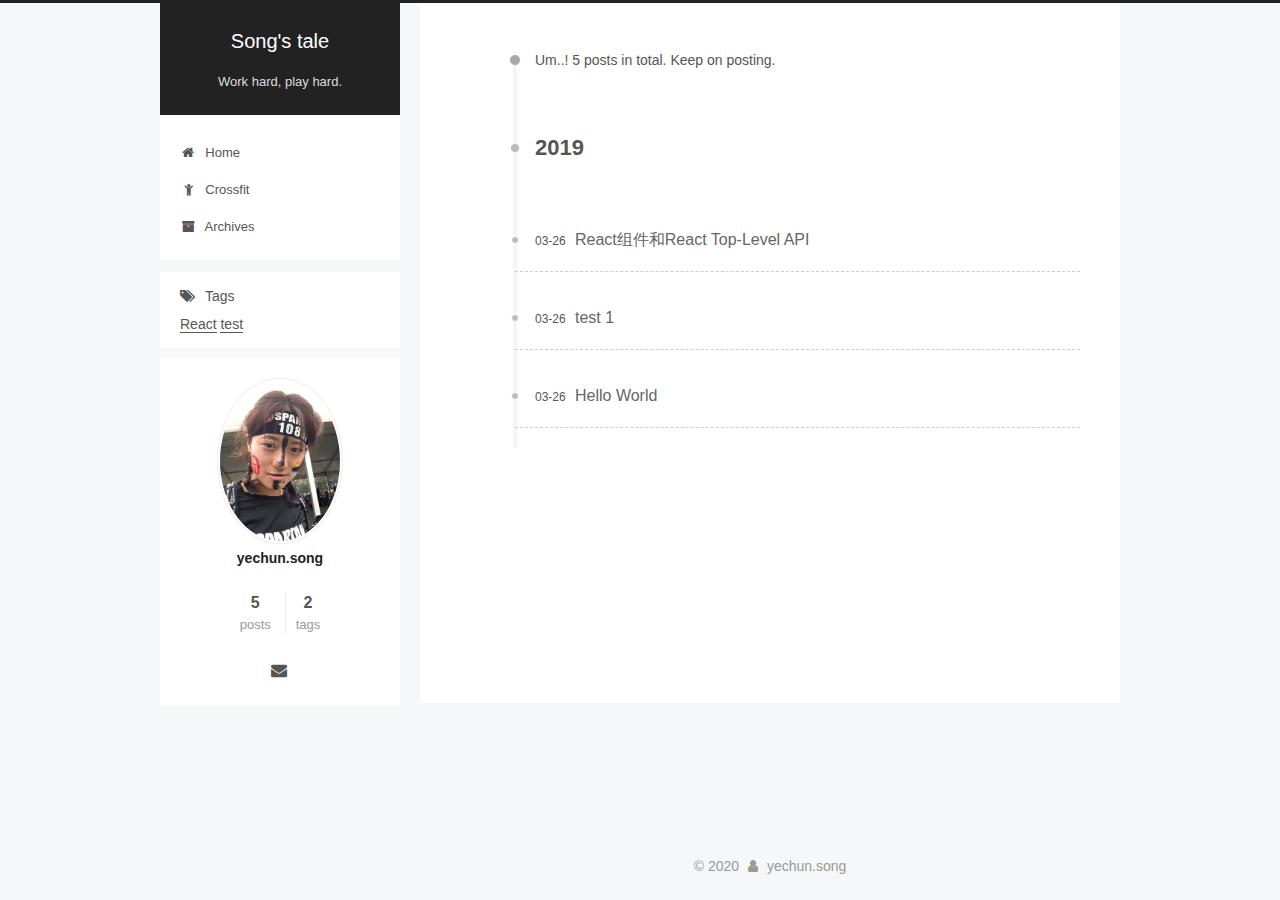
<file: archives/2019/03/index.html>
<!DOCTYPE html>




<html class="theme-next pisces" lang="en">
<head><meta name="generator" content="Hexo 3.8.0">
  <meta charset="UTF-8">
<meta http-equiv="X-UA-Compatible" content="IE=edge">
<meta name="viewport" content="width=device-width, initial-scale=1, maximum-scale=1">
<meta name="theme-color" content="#222">









<meta http-equiv="Cache-Control" content="no-transform">
<meta http-equiv="Cache-Control" content="no-siteapp">
















  
  
  <link href="/lib/fancybox/source/jquery.fancybox.css?v=2.1.5" rel="stylesheet" type="text/css">







<link href="/lib/font-awesome/css/font-awesome.min.css?v=4.6.2" rel="stylesheet" type="text/css">

<link href="/css/main.css?v=5.1.4" rel="stylesheet" type="text/css">


  <link rel="apple-touch-icon" sizes="180x180" href="/images/apple-touch-icon-next.png?v=5.1.4">


  <link rel="icon" type="image/png" sizes="32x32" href="/images/favicon-32x32-next.png?v=5.1.4">


  <link rel="icon" type="image/png" sizes="16x16" href="/images/favicon-16x16-next.png?v=5.1.4">


  <link rel="mask-icon" href="/images/logo.svg?v=5.1.4" color="#222">





  <meta name="keywords" content="Hexo, NexT">










<meta name="keywords" content="struggle">
<meta property="og:type" content="website">
<meta property="og:title" content="Song&#39;s tale">
<meta property="og:url" content="http://sung.com/archives/2019/03/index.html">
<meta property="og:site_name" content="Song&#39;s tale">
<meta property="og:locale" content="en">
<meta name="twitter:card" content="summary">
<meta name="twitter:title" content="Song&#39;s tale">



<script type="text/javascript" id="hexo.configurations">
  var NexT = window.NexT || {};
  var CONFIG = {
    root: '/',
    scheme: 'Pisces',
    version: '5.1.4',
    sidebar: {"position":"left","display":"post","offset":12,"b2t":false,"scrollpercent":false,"onmobile":false},
    fancybox: true,
    tabs: true,
    motion: {"enable":false,"async":true,"transition":{"post_block":"fadeIn","post_header":"slideDownIn","post_body":"slideDownIn","coll_header":"slideLeftIn","sidebar":"slideUpIn"}},
    duoshuo: {
      userId: '0',
      author: 'Author'
    },
    algolia: {
      applicationID: '',
      apiKey: '',
      indexName: '',
      hits: {"per_page":10},
      labels: {"input_placeholder":"Search for Posts","hits_empty":"We didn't find any results for the search: ${query}","hits_stats":"${hits} results found in ${time} ms"}
    }
  };
</script>



  <link rel="canonical" href="http://sung.com/archives/2019/03/">





  <title>Archive | Song's tale</title>
  








</head>

<body itemscope itemtype="http://schema.org/WebPage" lang="en">

  
  
    
  

  <div class="container sidebar-position-left page-archive">
    <div class="headband"></div>

    <header id="header" class="header" itemscope itemtype="http://schema.org/WPHeader">
      <div class="header-inner"><div class="site-brand-wrapper">
  <div class="site-meta ">
    

    <div class="custom-logo-site-title">
      <a href="/" class="brand" rel="start">
        <span class="logo-line-before"><i></i></span>
        <span class="site-title">Song's tale</span>
        <span class="logo-line-after"><i></i></span>
      </a>
    </div>
      
        <p class="site-subtitle">Work hard, play hard.</p>
      
  </div>

  <div class="site-nav-toggle">
    <button>
      <span class="btn-bar"></span>
      <span class="btn-bar"></span>
      <span class="btn-bar"></span>
    </button>
  </div>
</div>

<nav class="site-nav">
  

  
    <ul id="menu" class="menu">
      
        
        <li class="menu-item menu-item-home">
          <a href="/" rel="section">
            
              <i class="menu-item-icon fa fa-fw fa-home"></i> <br>
            
            Home
          </a>
        </li>
      
        
        <li class="menu-item menu-item-crossfit">
          <a href="/crossfit" rel="section">
            
              <i class="menu-item-icon fa fa-fw fa-child"></i> <br>
            
            Crossfit
          </a>
        </li>
      
        
        <li class="menu-item menu-item-archives">
          <a href="/archives/" rel="section">
            
              <i class="menu-item-icon fa fa-fw fa-archive"></i> <br>
            
            Archives
          </a>
        </li>
      

      
    </ul>
  

  
</nav>



 </div>
    </header>

    <main id="main" class="main">
      <div class="main-inner">
        <div class="content-wrap">
          <div id="content" class="content">
            

  
  
  
  <div class="post-block archive">
    <div id="posts" class="posts-collapse">
      <span class="archive-move-on"></span>

      <span class="archive-page-counter">
        
        
        
          
        
        Um..! 5 posts in total. Keep on posting.
      </span>

      

        
        
        

        
          
          <div class="collection-title">
            <h1 class="archive-year" id="archive-year-2019">2019</h1>
          </div>
        
        

        

  <article class="post post-type-normal" itemscope itemtype="http://schema.org/Article">
    <header class="post-header">

      <h2 class="post-title">
        
            <a class="post-title-link" href="/2019/03/26/React组件和React Top-Level API/" itemprop="url">
              
                <span itemprop="name">React组件和React Top-Level API</span>
              
            </a>
        
      </h2>

      <div class="post-meta">
        <time class="post-time" itemprop="dateCreated" datetime="2019-03-26T17:48:22+08:00" content="2019-03-26">
          03-26
        </time>
      </div>

    </header>
  </article>



      

        
        
        

        
        

        

  <article class="post post-type-normal" itemscope itemtype="http://schema.org/Article">
    <header class="post-header">

      <h2 class="post-title">
        
            <a class="post-title-link" href="/2019/03/26/test-1/" itemprop="url">
              
                <span itemprop="name">test 1</span>
              
            </a>
        
      </h2>

      <div class="post-meta">
        <time class="post-time" itemprop="dateCreated" datetime="2019-03-26T17:48:22+08:00" content="2019-03-26">
          03-26
        </time>
      </div>

    </header>
  </article>



      

        
        
        

        
        

        

  <article class="post post-type-normal" itemscope itemtype="http://schema.org/Article">
    <header class="post-header">

      <h2 class="post-title">
        
            <a class="post-title-link" href="/2019/03/26/hello-world/" itemprop="url">
              
                <span itemprop="name">Hello World</span>
              
            </a>
        
      </h2>

      <div class="post-meta">
        <time class="post-time" itemprop="dateCreated" datetime="2019-03-26T17:27:51+08:00" content="2019-03-26">
          03-26
        </time>
      </div>

    </header>
  </article>



      

    </div>
  </div>
  
  
  

  



          </div>
          


          

        </div>
        
          
  
  <div class="sidebar-toggle">
    <div class="sidebar-toggle-line-wrap">
      <span class="sidebar-toggle-line sidebar-toggle-line-first"></span>
      <span class="sidebar-toggle-line sidebar-toggle-line-middle"></span>
      <span class="sidebar-toggle-line sidebar-toggle-line-last"></span>
    </div>
  </div>

  <aside id="sidebar" class="sidebar">
    

	
		<div class="sidebar-inner siderbar-block">
			<div class="block-title"><i class="block-icon fa faw fa-tags"></i>Tags</div>
			<div class="block-content">
				
					<span><a href="/tags/React/">React</a></span>
    			
					<span><a href="/tags/test/">test</a></span>
    			
			</div>
		</div>
	
	
    <div class="sidebar-inner">

      

      

      <section class="site-overview-wrap sidebar-panel sidebar-panel-active">
        <div class="site-overview">
          <div class="site-author motion-element" itemprop="author" itemscope itemtype="http://schema.org/Person">
            
              <img class="site-author-image" itemprop="image" src="/images/my_avatar.jpg" alt="yechun.song">
            
              <p class="site-author-name" itemprop="name">yechun.song</p>
              <p class="site-description motion-element" itemprop="description"></p>
          </div>

          <nav class="site-state motion-element">

            
              <div class="site-state-item site-state-posts">
              
                <a href="/archives/">
              
                  <span class="site-state-item-count">5</span>
                  <span class="site-state-item-name">posts</span>
                </a>
              </div>
            

            

            
              
              
              <div class="site-state-item site-state-tags">
                
                  <span class="site-state-item-count">2</span>
                  <span class="site-state-item-name">tags</span>
                
              </div>
            

          </nav>

          

          
            <div class="links-of-author motion-element">
                
                  <span class="links-of-author-item">
                    <a href="mailto:chunyesong@126.com" target="_blank" title="E-Mail">
                      
                        <i class="fa fa-fw fa-envelope"></i></a>
                  </span>
                
            </div>
          

          
          

          
          

          

        </div>
      </section>

      

      

    </div>
  </aside>


        
      </div>
    </main>

    <footer id="footer" class="footer">
      <div class="footer-inner">
        <div class="copyright">&copy; <span itemprop="copyrightYear">2020</span>
  <span class="with-love">
    <i class="fa fa-user"></i>
  </span>
  <span class="author" itemprop="copyrightHolder">yechun.song</span>

  
</div>









        







        
      </div>
    </footer>

    
      <div class="back-to-top">
        <i class="fa fa-arrow-up"></i>
        
      </div>
    

    

  </div>

  

<script type="text/javascript">
  if (Object.prototype.toString.call(window.Promise) !== '[object Function]') {
    window.Promise = null;
  }
</script>









  












  
  
    <script type="text/javascript" src="/lib/jquery/index.js?v=2.1.3"></script>
  

  
  
    <script type="text/javascript" src="/lib/fastclick/lib/fastclick.min.js?v=1.0.6"></script>
  

  
  
    <script type="text/javascript" src="/lib/jquery_lazyload/jquery.lazyload.js?v=1.9.7"></script>
  

  
  
    <script type="text/javascript" src="/lib/velocity/velocity.min.js?v=1.2.1"></script>
  

  
  
    <script type="text/javascript" src="/lib/velocity/velocity.ui.min.js?v=1.2.1"></script>
  

  
  
    <script type="text/javascript" src="/lib/fancybox/source/jquery.fancybox.pack.js?v=2.1.5"></script>
  


  


  <script type="text/javascript" src="/js/src/utils.js?v=5.1.4"></script>

  <script type="text/javascript" src="/js/src/motion.js?v=5.1.4"></script>



  
  


  <script type="text/javascript" src="/js/src/affix.js?v=5.1.4"></script>

  <script type="text/javascript" src="/js/src/schemes/pisces.js?v=5.1.4"></script>



  

  


  <script type="text/javascript" src="/js/src/bootstrap.js?v=5.1.4"></script>



  


  




	





  





  












  





  

  

  

  
  

  

  
  <script type="text/javascript" src="/js/src/js.cookie.js?v=5.1.4"></script>
  <script type="text/javascript" src="/js/src/scroll-cookie.js?v=5.1.4"></script>


  

</body>
</html>
</file>
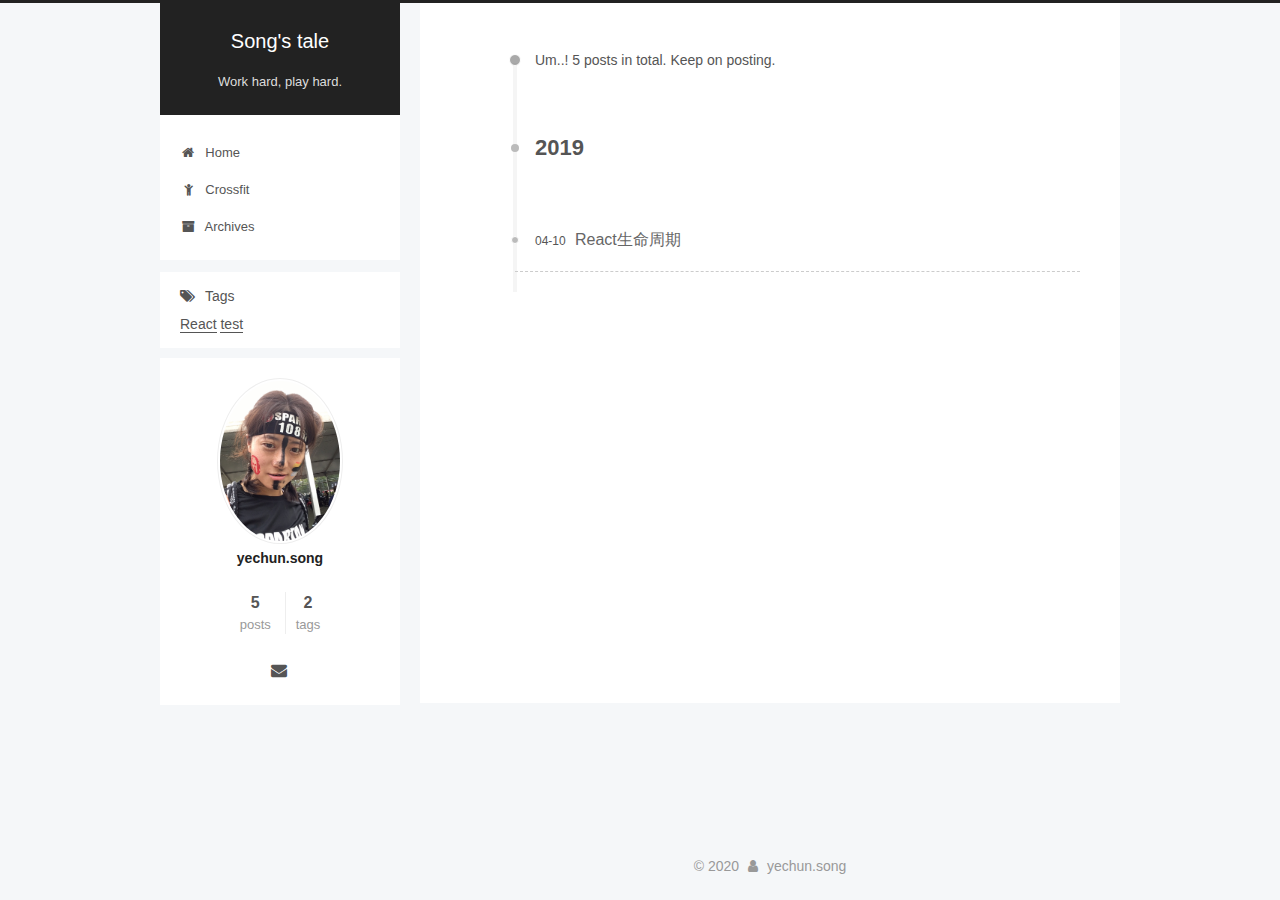
<file: archives/2019/04/index.html>
<!DOCTYPE html>




<html class="theme-next pisces" lang="en">
<head><meta name="generator" content="Hexo 3.8.0">
  <meta charset="UTF-8">
<meta http-equiv="X-UA-Compatible" content="IE=edge">
<meta name="viewport" content="width=device-width, initial-scale=1, maximum-scale=1">
<meta name="theme-color" content="#222">









<meta http-equiv="Cache-Control" content="no-transform">
<meta http-equiv="Cache-Control" content="no-siteapp">
















  
  
  <link href="/lib/fancybox/source/jquery.fancybox.css?v=2.1.5" rel="stylesheet" type="text/css">







<link href="/lib/font-awesome/css/font-awesome.min.css?v=4.6.2" rel="stylesheet" type="text/css">

<link href="/css/main.css?v=5.1.4" rel="stylesheet" type="text/css">


  <link rel="apple-touch-icon" sizes="180x180" href="/images/apple-touch-icon-next.png?v=5.1.4">


  <link rel="icon" type="image/png" sizes="32x32" href="/images/favicon-32x32-next.png?v=5.1.4">


  <link rel="icon" type="image/png" sizes="16x16" href="/images/favicon-16x16-next.png?v=5.1.4">


  <link rel="mask-icon" href="/images/logo.svg?v=5.1.4" color="#222">





  <meta name="keywords" content="Hexo, NexT">










<meta name="keywords" content="struggle">
<meta property="og:type" content="website">
<meta property="og:title" content="Song&#39;s tale">
<meta property="og:url" content="http://sung.com/archives/2019/04/index.html">
<meta property="og:site_name" content="Song&#39;s tale">
<meta property="og:locale" content="en">
<meta name="twitter:card" content="summary">
<meta name="twitter:title" content="Song&#39;s tale">



<script type="text/javascript" id="hexo.configurations">
  var NexT = window.NexT || {};
  var CONFIG = {
    root: '/',
    scheme: 'Pisces',
    version: '5.1.4',
    sidebar: {"position":"left","display":"post","offset":12,"b2t":false,"scrollpercent":false,"onmobile":false},
    fancybox: true,
    tabs: true,
    motion: {"enable":false,"async":true,"transition":{"post_block":"fadeIn","post_header":"slideDownIn","post_body":"slideDownIn","coll_header":"slideLeftIn","sidebar":"slideUpIn"}},
    duoshuo: {
      userId: '0',
      author: 'Author'
    },
    algolia: {
      applicationID: '',
      apiKey: '',
      indexName: '',
      hits: {"per_page":10},
      labels: {"input_placeholder":"Search for Posts","hits_empty":"We didn't find any results for the search: ${query}","hits_stats":"${hits} results found in ${time} ms"}
    }
  };
</script>



  <link rel="canonical" href="http://sung.com/archives/2019/04/">





  <title>Archive | Song's tale</title>
  








</head>

<body itemscope itemtype="http://schema.org/WebPage" lang="en">

  
  
    
  

  <div class="container sidebar-position-left page-archive">
    <div class="headband"></div>

    <header id="header" class="header" itemscope itemtype="http://schema.org/WPHeader">
      <div class="header-inner"><div class="site-brand-wrapper">
  <div class="site-meta ">
    

    <div class="custom-logo-site-title">
      <a href="/" class="brand" rel="start">
        <span class="logo-line-before"><i></i></span>
        <span class="site-title">Song's tale</span>
        <span class="logo-line-after"><i></i></span>
      </a>
    </div>
      
        <p class="site-subtitle">Work hard, play hard.</p>
      
  </div>

  <div class="site-nav-toggle">
    <button>
      <span class="btn-bar"></span>
      <span class="btn-bar"></span>
      <span class="btn-bar"></span>
    </button>
  </div>
</div>

<nav class="site-nav">
  

  
    <ul id="menu" class="menu">
      
        
        <li class="menu-item menu-item-home">
          <a href="/" rel="section">
            
              <i class="menu-item-icon fa fa-fw fa-home"></i> <br>
            
            Home
          </a>
        </li>
      
        
        <li class="menu-item menu-item-crossfit">
          <a href="/crossfit" rel="section">
            
              <i class="menu-item-icon fa fa-fw fa-child"></i> <br>
            
            Crossfit
          </a>
        </li>
      
        
        <li class="menu-item menu-item-archives">
          <a href="/archives/" rel="section">
            
              <i class="menu-item-icon fa fa-fw fa-archive"></i> <br>
            
            Archives
          </a>
        </li>
      

      
    </ul>
  

  
</nav>



 </div>
    </header>

    <main id="main" class="main">
      <div class="main-inner">
        <div class="content-wrap">
          <div id="content" class="content">
            

  
  
  
  <div class="post-block archive">
    <div id="posts" class="posts-collapse">
      <span class="archive-move-on"></span>

      <span class="archive-page-counter">
        
        
        
          
        
        Um..! 5 posts in total. Keep on posting.
      </span>

      

        
        
        

        
          
          <div class="collection-title">
            <h1 class="archive-year" id="archive-year-2019">2019</h1>
          </div>
        
        

        

  <article class="post post-type-normal" itemscope itemtype="http://schema.org/Article">
    <header class="post-header">

      <h2 class="post-title">
        
            <a class="post-title-link" href="/2019/04/10/React生命周期/" itemprop="url">
              
                <span itemprop="name">React生命周期</span>
              
            </a>
        
      </h2>

      <div class="post-meta">
        <time class="post-time" itemprop="dateCreated" datetime="2019-04-10T13:03:45+08:00" content="2019-04-10">
          04-10
        </time>
      </div>

    </header>
  </article>



      

    </div>
  </div>
  
  
  

  



          </div>
          


          

        </div>
        
          
  
  <div class="sidebar-toggle">
    <div class="sidebar-toggle-line-wrap">
      <span class="sidebar-toggle-line sidebar-toggle-line-first"></span>
      <span class="sidebar-toggle-line sidebar-toggle-line-middle"></span>
      <span class="sidebar-toggle-line sidebar-toggle-line-last"></span>
    </div>
  </div>

  <aside id="sidebar" class="sidebar">
    

	
		<div class="sidebar-inner siderbar-block">
			<div class="block-title"><i class="block-icon fa faw fa-tags"></i>Tags</div>
			<div class="block-content">
				
					<span><a href="/tags/React/">React</a></span>
    			
					<span><a href="/tags/test/">test</a></span>
    			
			</div>
		</div>
	
	
    <div class="sidebar-inner">

      

      

      <section class="site-overview-wrap sidebar-panel sidebar-panel-active">
        <div class="site-overview">
          <div class="site-author motion-element" itemprop="author" itemscope itemtype="http://schema.org/Person">
            
              <img class="site-author-image" itemprop="image" src="/images/my_avatar.jpg" alt="yechun.song">
            
              <p class="site-author-name" itemprop="name">yechun.song</p>
              <p class="site-description motion-element" itemprop="description"></p>
          </div>

          <nav class="site-state motion-element">

            
              <div class="site-state-item site-state-posts">
              
                <a href="/archives/">
              
                  <span class="site-state-item-count">5</span>
                  <span class="site-state-item-name">posts</span>
                </a>
              </div>
            

            

            
              
              
              <div class="site-state-item site-state-tags">
                
                  <span class="site-state-item-count">2</span>
                  <span class="site-state-item-name">tags</span>
                
              </div>
            

          </nav>

          

          
            <div class="links-of-author motion-element">
                
                  <span class="links-of-author-item">
                    <a href="mailto:chunyesong@126.com" target="_blank" title="E-Mail">
                      
                        <i class="fa fa-fw fa-envelope"></i></a>
                  </span>
                
            </div>
          

          
          

          
          

          

        </div>
      </section>

      

      

    </div>
  </aside>


        
      </div>
    </main>

    <footer id="footer" class="footer">
      <div class="footer-inner">
        <div class="copyright">&copy; <span itemprop="copyrightYear">2020</span>
  <span class="with-love">
    <i class="fa fa-user"></i>
  </span>
  <span class="author" itemprop="copyrightHolder">yechun.song</span>

  
</div>









        







        
      </div>
    </footer>

    
      <div class="back-to-top">
        <i class="fa fa-arrow-up"></i>
        
      </div>
    

    

  </div>

  

<script type="text/javascript">
  if (Object.prototype.toString.call(window.Promise) !== '[object Function]') {
    window.Promise = null;
  }
</script>









  












  
  
    <script type="text/javascript" src="/lib/jquery/index.js?v=2.1.3"></script>
  

  
  
    <script type="text/javascript" src="/lib/fastclick/lib/fastclick.min.js?v=1.0.6"></script>
  

  
  
    <script type="text/javascript" src="/lib/jquery_lazyload/jquery.lazyload.js?v=1.9.7"></script>
  

  
  
    <script type="text/javascript" src="/lib/velocity/velocity.min.js?v=1.2.1"></script>
  

  
  
    <script type="text/javascript" src="/lib/velocity/velocity.ui.min.js?v=1.2.1"></script>
  

  
  
    <script type="text/javascript" src="/lib/fancybox/source/jquery.fancybox.pack.js?v=2.1.5"></script>
  


  


  <script type="text/javascript" src="/js/src/utils.js?v=5.1.4"></script>

  <script type="text/javascript" src="/js/src/motion.js?v=5.1.4"></script>



  
  


  <script type="text/javascript" src="/js/src/affix.js?v=5.1.4"></script>

  <script type="text/javascript" src="/js/src/schemes/pisces.js?v=5.1.4"></script>



  

  


  <script type="text/javascript" src="/js/src/bootstrap.js?v=5.1.4"></script>



  


  




	





  





  












  





  

  

  

  
  

  

  
  <script type="text/javascript" src="/js/src/js.cookie.js?v=5.1.4"></script>
  <script type="text/javascript" src="/js/src/scroll-cookie.js?v=5.1.4"></script>


  

</body>
</html>
</file>
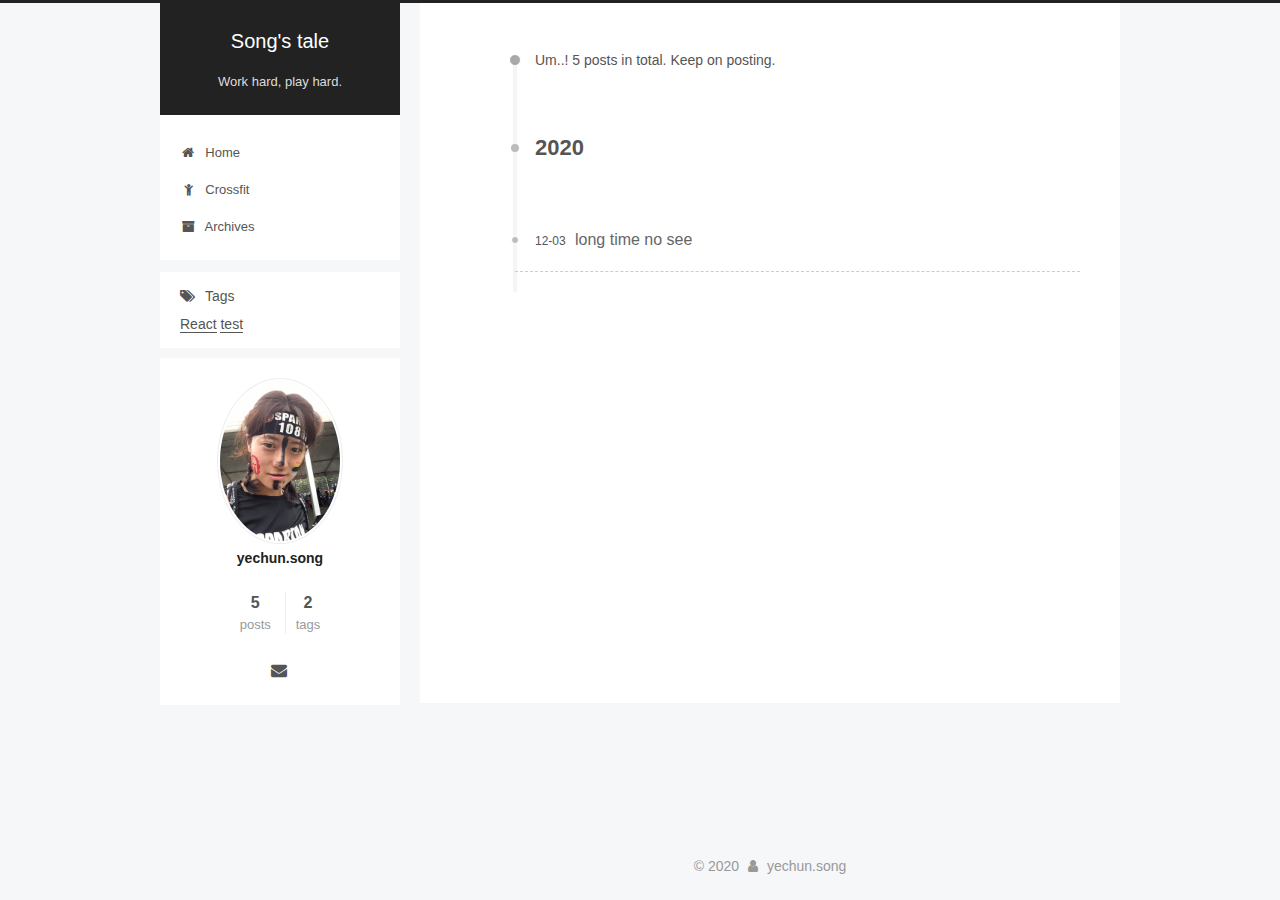
<file: archives/2020/12/index.html>
<!DOCTYPE html>




<html class="theme-next pisces" lang="en">
<head><meta name="generator" content="Hexo 3.8.0">
  <meta charset="UTF-8">
<meta http-equiv="X-UA-Compatible" content="IE=edge">
<meta name="viewport" content="width=device-width, initial-scale=1, maximum-scale=1">
<meta name="theme-color" content="#222">









<meta http-equiv="Cache-Control" content="no-transform">
<meta http-equiv="Cache-Control" content="no-siteapp">
















  
  
  <link href="/lib/fancybox/source/jquery.fancybox.css?v=2.1.5" rel="stylesheet" type="text/css">







<link href="/lib/font-awesome/css/font-awesome.min.css?v=4.6.2" rel="stylesheet" type="text/css">

<link href="/css/main.css?v=5.1.4" rel="stylesheet" type="text/css">


  <link rel="apple-touch-icon" sizes="180x180" href="/images/apple-touch-icon-next.png?v=5.1.4">


  <link rel="icon" type="image/png" sizes="32x32" href="/images/favicon-32x32-next.png?v=5.1.4">


  <link rel="icon" type="image/png" sizes="16x16" href="/images/favicon-16x16-next.png?v=5.1.4">


  <link rel="mask-icon" href="/images/logo.svg?v=5.1.4" color="#222">





  <meta name="keywords" content="Hexo, NexT">










<meta name="keywords" content="struggle">
<meta property="og:type" content="website">
<meta property="og:title" content="Song&#39;s tale">
<meta property="og:url" content="http://sung.com/archives/2020/12/index.html">
<meta property="og:site_name" content="Song&#39;s tale">
<meta property="og:locale" content="en">
<meta name="twitter:card" content="summary">
<meta name="twitter:title" content="Song&#39;s tale">



<script type="text/javascript" id="hexo.configurations">
  var NexT = window.NexT || {};
  var CONFIG = {
    root: '/',
    scheme: 'Pisces',
    version: '5.1.4',
    sidebar: {"position":"left","display":"post","offset":12,"b2t":false,"scrollpercent":false,"onmobile":false},
    fancybox: true,
    tabs: true,
    motion: {"enable":false,"async":true,"transition":{"post_block":"fadeIn","post_header":"slideDownIn","post_body":"slideDownIn","coll_header":"slideLeftIn","sidebar":"slideUpIn"}},
    duoshuo: {
      userId: '0',
      author: 'Author'
    },
    algolia: {
      applicationID: '',
      apiKey: '',
      indexName: '',
      hits: {"per_page":10},
      labels: {"input_placeholder":"Search for Posts","hits_empty":"We didn't find any results for the search: ${query}","hits_stats":"${hits} results found in ${time} ms"}
    }
  };
</script>



  <link rel="canonical" href="http://sung.com/archives/2020/12/">





  <title>Archive | Song's tale</title>
  








</head>

<body itemscope itemtype="http://schema.org/WebPage" lang="en">

  
  
    
  

  <div class="container sidebar-position-left page-archive">
    <div class="headband"></div>

    <header id="header" class="header" itemscope itemtype="http://schema.org/WPHeader">
      <div class="header-inner"><div class="site-brand-wrapper">
  <div class="site-meta ">
    

    <div class="custom-logo-site-title">
      <a href="/" class="brand" rel="start">
        <span class="logo-line-before"><i></i></span>
        <span class="site-title">Song's tale</span>
        <span class="logo-line-after"><i></i></span>
      </a>
    </div>
      
        <p class="site-subtitle">Work hard, play hard.</p>
      
  </div>

  <div class="site-nav-toggle">
    <button>
      <span class="btn-bar"></span>
      <span class="btn-bar"></span>
      <span class="btn-bar"></span>
    </button>
  </div>
</div>

<nav class="site-nav">
  

  
    <ul id="menu" class="menu">
      
        
        <li class="menu-item menu-item-home">
          <a href="/" rel="section">
            
              <i class="menu-item-icon fa fa-fw fa-home"></i> <br>
            
            Home
          </a>
        </li>
      
        
        <li class="menu-item menu-item-crossfit">
          <a href="/crossfit" rel="section">
            
              <i class="menu-item-icon fa fa-fw fa-child"></i> <br>
            
            Crossfit
          </a>
        </li>
      
        
        <li class="menu-item menu-item-archives">
          <a href="/archives/" rel="section">
            
              <i class="menu-item-icon fa fa-fw fa-archive"></i> <br>
            
            Archives
          </a>
        </li>
      

      
    </ul>
  

  
</nav>



 </div>
    </header>

    <main id="main" class="main">
      <div class="main-inner">
        <div class="content-wrap">
          <div id="content" class="content">
            

  
  
  
  <div class="post-block archive">
    <div id="posts" class="posts-collapse">
      <span class="archive-move-on"></span>

      <span class="archive-page-counter">
        
        
        
          
        
        Um..! 5 posts in total. Keep on posting.
      </span>

      

        
        
        

        
          
          <div class="collection-title">
            <h1 class="archive-year" id="archive-year-2020">2020</h1>
          </div>
        
        

        

  <article class="post post-type-normal" itemscope itemtype="http://schema.org/Article">
    <header class="post-header">

      <h2 class="post-title">
        
            <a class="post-title-link" href="/2020/12/03/long-time-no-see/" itemprop="url">
              
                <span itemprop="name">long time no see</span>
              
            </a>
        
      </h2>

      <div class="post-meta">
        <time class="post-time" itemprop="dateCreated" datetime="2020-12-03T00:09:49+08:00" content="2020-12-03">
          12-03
        </time>
      </div>

    </header>
  </article>



      

    </div>
  </div>
  
  
  

  



          </div>
          


          

        </div>
        
          
  
  <div class="sidebar-toggle">
    <div class="sidebar-toggle-line-wrap">
      <span class="sidebar-toggle-line sidebar-toggle-line-first"></span>
      <span class="sidebar-toggle-line sidebar-toggle-line-middle"></span>
      <span class="sidebar-toggle-line sidebar-toggle-line-last"></span>
    </div>
  </div>

  <aside id="sidebar" class="sidebar">
    

	
		<div class="sidebar-inner siderbar-block">
			<div class="block-title"><i class="block-icon fa faw fa-tags"></i>Tags</div>
			<div class="block-content">
				
					<span><a href="/tags/React/">React</a></span>
    			
					<span><a href="/tags/test/">test</a></span>
    			
			</div>
		</div>
	
	
    <div class="sidebar-inner">

      

      

      <section class="site-overview-wrap sidebar-panel sidebar-panel-active">
        <div class="site-overview">
          <div class="site-author motion-element" itemprop="author" itemscope itemtype="http://schema.org/Person">
            
              <img class="site-author-image" itemprop="image" src="/images/my_avatar.jpg" alt="yechun.song">
            
              <p class="site-author-name" itemprop="name">yechun.song</p>
              <p class="site-description motion-element" itemprop="description"></p>
          </div>

          <nav class="site-state motion-element">

            
              <div class="site-state-item site-state-posts">
              
                <a href="/archives/">
              
                  <span class="site-state-item-count">5</span>
                  <span class="site-state-item-name">posts</span>
                </a>
              </div>
            

            

            
              
              
              <div class="site-state-item site-state-tags">
                
                  <span class="site-state-item-count">2</span>
                  <span class="site-state-item-name">tags</span>
                
              </div>
            

          </nav>

          

          
            <div class="links-of-author motion-element">
                
                  <span class="links-of-author-item">
                    <a href="mailto:chunyesong@126.com" target="_blank" title="E-Mail">
                      
                        <i class="fa fa-fw fa-envelope"></i></a>
                  </span>
                
            </div>
          

          
          

          
          

          

        </div>
      </section>

      

      

    </div>
  </aside>


        
      </div>
    </main>

    <footer id="footer" class="footer">
      <div class="footer-inner">
        <div class="copyright">&copy; <span itemprop="copyrightYear">2020</span>
  <span class="with-love">
    <i class="fa fa-user"></i>
  </span>
  <span class="author" itemprop="copyrightHolder">yechun.song</span>

  
</div>









        







        
      </div>
    </footer>

    
      <div class="back-to-top">
        <i class="fa fa-arrow-up"></i>
        
      </div>
    

    

  </div>

  

<script type="text/javascript">
  if (Object.prototype.toString.call(window.Promise) !== '[object Function]') {
    window.Promise = null;
  }
</script>









  












  
  
    <script type="text/javascript" src="/lib/jquery/index.js?v=2.1.3"></script>
  

  
  
    <script type="text/javascript" src="/lib/fastclick/lib/fastclick.min.js?v=1.0.6"></script>
  

  
  
    <script type="text/javascript" src="/lib/jquery_lazyload/jquery.lazyload.js?v=1.9.7"></script>
  

  
  
    <script type="text/javascript" src="/lib/velocity/velocity.min.js?v=1.2.1"></script>
  

  
  
    <script type="text/javascript" src="/lib/velocity/velocity.ui.min.js?v=1.2.1"></script>
  

  
  
    <script type="text/javascript" src="/lib/fancybox/source/jquery.fancybox.pack.js?v=2.1.5"></script>
  


  


  <script type="text/javascript" src="/js/src/utils.js?v=5.1.4"></script>

  <script type="text/javascript" src="/js/src/motion.js?v=5.1.4"></script>



  
  


  <script type="text/javascript" src="/js/src/affix.js?v=5.1.4"></script>

  <script type="text/javascript" src="/js/src/schemes/pisces.js?v=5.1.4"></script>



  

  


  <script type="text/javascript" src="/js/src/bootstrap.js?v=5.1.4"></script>



  


  




	





  





  












  





  

  

  

  
  

  

  
  <script type="text/javascript" src="/js/src/js.cookie.js?v=5.1.4"></script>
  <script type="text/javascript" src="/js/src/scroll-cookie.js?v=5.1.4"></script>


  

</body>
</html>
</file>
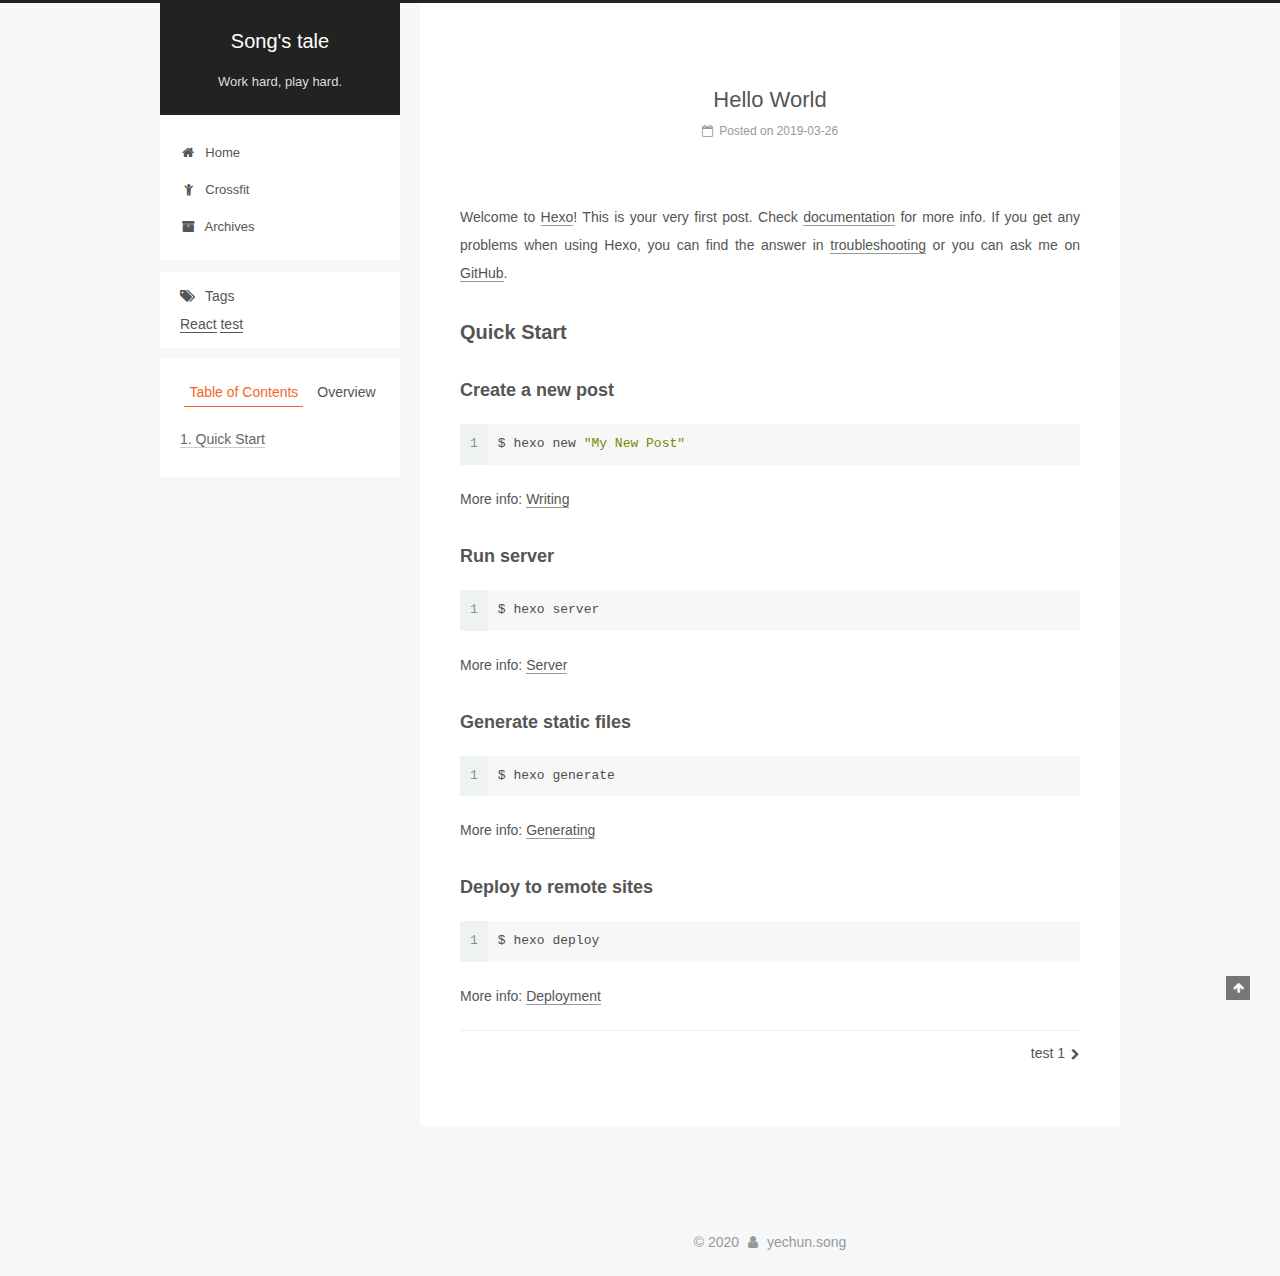
<file: 2019/03/26/hello-world/index.html>
<!DOCTYPE html>




<html class="theme-next pisces" lang="en">
<head><meta name="generator" content="Hexo 3.8.0">
  <meta charset="UTF-8">
<meta http-equiv="X-UA-Compatible" content="IE=edge">
<meta name="viewport" content="width=device-width, initial-scale=1, maximum-scale=1">
<meta name="theme-color" content="#222">









<meta http-equiv="Cache-Control" content="no-transform">
<meta http-equiv="Cache-Control" content="no-siteapp">
















  
  
  <link href="/lib/fancybox/source/jquery.fancybox.css?v=2.1.5" rel="stylesheet" type="text/css">







<link href="/lib/font-awesome/css/font-awesome.min.css?v=4.6.2" rel="stylesheet" type="text/css">

<link href="/css/main.css?v=5.1.4" rel="stylesheet" type="text/css">


  <link rel="apple-touch-icon" sizes="180x180" href="/images/apple-touch-icon-next.png?v=5.1.4">


  <link rel="icon" type="image/png" sizes="32x32" href="/images/favicon-32x32-next.png?v=5.1.4">


  <link rel="icon" type="image/png" sizes="16x16" href="/images/favicon-16x16-next.png?v=5.1.4">


  <link rel="mask-icon" href="/images/logo.svg?v=5.1.4" color="#222">





  <meta name="keywords" content="Hexo, NexT">










<meta name="description" content="Welcome to Hexo! This is your very first post. Check documentation for more info. If you get any problems when using Hexo, you can find the answer in troubleshooting or you can ask me on GitHub. Quick">
<meta name="keywords" content="struggle">
<meta property="og:type" content="article">
<meta property="og:title" content="Hello World">
<meta property="og:url" content="http://sung.com/2019/03/26/hello-world/index.html">
<meta property="og:site_name" content="Song&#39;s tale">
<meta property="og:description" content="Welcome to Hexo! This is your very first post. Check documentation for more info. If you get any problems when using Hexo, you can find the answer in troubleshooting or you can ask me on GitHub. Quick">
<meta property="og:locale" content="en">
<meta property="og:updated_time" content="2019-04-08T10:44:21.567Z">
<meta name="twitter:card" content="summary">
<meta name="twitter:title" content="Hello World">
<meta name="twitter:description" content="Welcome to Hexo! This is your very first post. Check documentation for more info. If you get any problems when using Hexo, you can find the answer in troubleshooting or you can ask me on GitHub. Quick">



<script type="text/javascript" id="hexo.configurations">
  var NexT = window.NexT || {};
  var CONFIG = {
    root: '/',
    scheme: 'Pisces',
    version: '5.1.4',
    sidebar: {"position":"left","display":"post","offset":12,"b2t":false,"scrollpercent":false,"onmobile":false},
    fancybox: true,
    tabs: true,
    motion: {"enable":false,"async":true,"transition":{"post_block":"fadeIn","post_header":"slideDownIn","post_body":"slideDownIn","coll_header":"slideLeftIn","sidebar":"slideUpIn"}},
    duoshuo: {
      userId: '0',
      author: 'Author'
    },
    algolia: {
      applicationID: '',
      apiKey: '',
      indexName: '',
      hits: {"per_page":10},
      labels: {"input_placeholder":"Search for Posts","hits_empty":"We didn't find any results for the search: ${query}","hits_stats":"${hits} results found in ${time} ms"}
    }
  };
</script>



  <link rel="canonical" href="http://sung.com/2019/03/26/hello-world/">





  <title>Hello World | Song's tale</title>
  








</head>

<body itemscope itemtype="http://schema.org/WebPage" lang="en">

  
  
    
  

  <div class="container sidebar-position-left page-post-detail">
    <div class="headband"></div>

    <header id="header" class="header" itemscope itemtype="http://schema.org/WPHeader">
      <div class="header-inner"><div class="site-brand-wrapper">
  <div class="site-meta ">
    

    <div class="custom-logo-site-title">
      <a href="/" class="brand" rel="start">
        <span class="logo-line-before"><i></i></span>
        <span class="site-title">Song's tale</span>
        <span class="logo-line-after"><i></i></span>
      </a>
    </div>
      
        <p class="site-subtitle">Work hard, play hard.</p>
      
  </div>

  <div class="site-nav-toggle">
    <button>
      <span class="btn-bar"></span>
      <span class="btn-bar"></span>
      <span class="btn-bar"></span>
    </button>
  </div>
</div>

<nav class="site-nav">
  

  
    <ul id="menu" class="menu">
      
        
        <li class="menu-item menu-item-home">
          <a href="/" rel="section">
            
              <i class="menu-item-icon fa fa-fw fa-home"></i> <br>
            
            Home
          </a>
        </li>
      
        
        <li class="menu-item menu-item-crossfit">
          <a href="/crossfit" rel="section">
            
              <i class="menu-item-icon fa fa-fw fa-child"></i> <br>
            
            Crossfit
          </a>
        </li>
      
        
        <li class="menu-item menu-item-archives">
          <a href="/archives/" rel="section">
            
              <i class="menu-item-icon fa fa-fw fa-archive"></i> <br>
            
            Archives
          </a>
        </li>
      

      
    </ul>
  

  
</nav>



 </div>
    </header>

    <main id="main" class="main">
      <div class="main-inner">
        <div class="content-wrap">
          <div id="content" class="content">
            

  <div id="posts" class="posts-expand">
    

  

  
  
  

  <article class="post post-type-normal" itemscope itemtype="http://schema.org/Article">
  
  
  
  <div class="post-block">
    <link itemprop="mainEntityOfPage" href="http://sung.com/2019/03/26/hello-world/">

    <span hidden itemprop="author" itemscope itemtype="http://schema.org/Person">
      <meta itemprop="name" content="yechun.song">
      <meta itemprop="description" content>
      <meta itemprop="image" content="/images/my_avatar.jpg">
    </span>

    <span hidden itemprop="publisher" itemscope itemtype="http://schema.org/Organization">
      <meta itemprop="name" content="Song's tale">
    </span>

    
      <header class="post-header">

        
        
          <h1 class="post-title" itemprop="name headline">Hello World</h1>
        

        <div class="post-meta">
          <span class="post-time">
            
              <span class="post-meta-item-icon">
                <i class="fa fa-calendar-o"></i>
              </span>
              
                <span class="post-meta-item-text">Posted on</span>
              
              <time title="Post created" itemprop="dateCreated datePublished" datetime="2019-03-26T17:27:51+08:00">
                2019-03-26
              </time>
            

            

            
          </span>

          

          
            
          

          
          

          

          

          

        </div>
      </header>
    

    
    
    
    <div class="post-body" itemprop="articleBody">

      
      

      
        <p>Welcome to <a href="https://hexo.io/" target="_blank" rel="noopener">Hexo</a>! This is your very first post. Check <a href="https://hexo.io/docs/" target="_blank" rel="noopener">documentation</a> for more info. If you get any problems when using Hexo, you can find the answer in <a href="https://hexo.io/docs/troubleshooting.html" target="_blank" rel="noopener">troubleshooting</a> or you can ask me on <a href="https://github.com/hexojs/hexo/issues" target="_blank" rel="noopener">GitHub</a>.</p>
<h2 id="Quick-Start"><a href="#Quick-Start" class="headerlink" title="Quick Start"></a>Quick Start</h2><h3 id="Create-a-new-post"><a href="#Create-a-new-post" class="headerlink" title="Create a new post"></a>Create a new post</h3><figure class="highlight bash"><table><tr><td class="gutter"><pre><span class="line">1</span><br></pre></td><td class="code"><pre><span class="line">$ hexo new <span class="string">"My New Post"</span></span><br></pre></td></tr></table></figure>
<p>More info: <a href="https://hexo.io/docs/writing.html" target="_blank" rel="noopener">Writing</a></p>
<h3 id="Run-server"><a href="#Run-server" class="headerlink" title="Run server"></a>Run server</h3><figure class="highlight bash"><table><tr><td class="gutter"><pre><span class="line">1</span><br></pre></td><td class="code"><pre><span class="line">$ hexo server</span><br></pre></td></tr></table></figure>
<p>More info: <a href="https://hexo.io/docs/server.html" target="_blank" rel="noopener">Server</a></p>
<h3 id="Generate-static-files"><a href="#Generate-static-files" class="headerlink" title="Generate static files"></a>Generate static files</h3><figure class="highlight bash"><table><tr><td class="gutter"><pre><span class="line">1</span><br></pre></td><td class="code"><pre><span class="line">$ hexo generate</span><br></pre></td></tr></table></figure>
<p>More info: <a href="https://hexo.io/docs/generating.html" target="_blank" rel="noopener">Generating</a></p>
<h3 id="Deploy-to-remote-sites"><a href="#Deploy-to-remote-sites" class="headerlink" title="Deploy to remote sites"></a>Deploy to remote sites</h3><figure class="highlight bash"><table><tr><td class="gutter"><pre><span class="line">1</span><br></pre></td><td class="code"><pre><span class="line">$ hexo deploy</span><br></pre></td></tr></table></figure>
<p>More info: <a href="https://hexo.io/docs/deployment.html" target="_blank" rel="noopener">Deployment</a></p>

      
    </div>
    
    
    

    

    

    

    <footer class="post-footer">
      

      
      
      

      
        <div class="post-nav">
          <div class="post-nav-next post-nav-item">
            
          </div>

          <span class="post-nav-divider"></span>

          <div class="post-nav-prev post-nav-item">
            
              <a href="/2019/03/26/test-1/" rel="prev" title="test 1">
                test 1 <i class="fa fa-chevron-right"></i>
              </a>
            
          </div>
        </div>
      

      
      
    </footer>
  </div>
  
  
  
  </article>



    <div class="post-spread">
      
    </div>
  </div>


          </div>
          


          

  



        </div>
        
          
  
  <div class="sidebar-toggle">
    <div class="sidebar-toggle-line-wrap">
      <span class="sidebar-toggle-line sidebar-toggle-line-first"></span>
      <span class="sidebar-toggle-line sidebar-toggle-line-middle"></span>
      <span class="sidebar-toggle-line sidebar-toggle-line-last"></span>
    </div>
  </div>

  <aside id="sidebar" class="sidebar">
    

	
		<div class="sidebar-inner siderbar-block">
			<div class="block-title"><i class="block-icon fa faw fa-tags"></i>Tags</div>
			<div class="block-content">
				
					<span><a href="/tags/React/">React</a></span>
    			
					<span><a href="/tags/test/">test</a></span>
    			
			</div>
		</div>
	
	
    <div class="sidebar-inner">

      

      
        <ul class="sidebar-nav motion-element">
          <li class="sidebar-nav-toc sidebar-nav-active" data-target="post-toc-wrap">
            Table of Contents
          </li>
          <li class="sidebar-nav-overview" data-target="site-overview-wrap">
            Overview
          </li>
        </ul>
      

      <section class="site-overview-wrap sidebar-panel">
        <div class="site-overview">
          <div class="site-author motion-element" itemprop="author" itemscope itemtype="http://schema.org/Person">
            
              <img class="site-author-image" itemprop="image" src="/images/my_avatar.jpg" alt="yechun.song">
            
              <p class="site-author-name" itemprop="name">yechun.song</p>
              <p class="site-description motion-element" itemprop="description"></p>
          </div>

          <nav class="site-state motion-element">

            
              <div class="site-state-item site-state-posts">
              
                <a href="/archives/">
              
                  <span class="site-state-item-count">5</span>
                  <span class="site-state-item-name">posts</span>
                </a>
              </div>
            

            

            
              
              
              <div class="site-state-item site-state-tags">
                
                  <span class="site-state-item-count">2</span>
                  <span class="site-state-item-name">tags</span>
                
              </div>
            

          </nav>

          

          
            <div class="links-of-author motion-element">
                
                  <span class="links-of-author-item">
                    <a href="mailto:chunyesong@126.com" target="_blank" title="E-Mail">
                      
                        <i class="fa fa-fw fa-envelope"></i></a>
                  </span>
                
            </div>
          

          
          

          
          

          

        </div>
      </section>

      
      <!--noindex-->
        <section class="post-toc-wrap motion-element sidebar-panel sidebar-panel-active">
          <div class="post-toc">

            
              
            

            
              <div class="post-toc-content"><ol class="nav"><li class="nav-item nav-level-2"><a class="nav-link" href="#Quick-Start"><span class="nav-number">1.</span> <span class="nav-text">Quick Start</span></a><ol class="nav-child"><li class="nav-item nav-level-3"><a class="nav-link" href="#Create-a-new-post"><span class="nav-number">1.1.</span> <span class="nav-text">Create a new post</span></a></li><li class="nav-item nav-level-3"><a class="nav-link" href="#Run-server"><span class="nav-number">1.2.</span> <span class="nav-text">Run server</span></a></li><li class="nav-item nav-level-3"><a class="nav-link" href="#Generate-static-files"><span class="nav-number">1.3.</span> <span class="nav-text">Generate static files</span></a></li><li class="nav-item nav-level-3"><a class="nav-link" href="#Deploy-to-remote-sites"><span class="nav-number">1.4.</span> <span class="nav-text">Deploy to remote sites</span></a></li></ol></li></ol></div>
            

          </div>
        </section>
      <!--/noindex-->
      

      

    </div>
  </aside>


        
      </div>
    </main>

    <footer id="footer" class="footer">
      <div class="footer-inner">
        <div class="copyright">&copy; <span itemprop="copyrightYear">2020</span>
  <span class="with-love">
    <i class="fa fa-user"></i>
  </span>
  <span class="author" itemprop="copyrightHolder">yechun.song</span>

  
</div>









        







        
      </div>
    </footer>

    
      <div class="back-to-top">
        <i class="fa fa-arrow-up"></i>
        
      </div>
    

    

  </div>

  

<script type="text/javascript">
  if (Object.prototype.toString.call(window.Promise) !== '[object Function]') {
    window.Promise = null;
  }
</script>









  












  
  
    <script type="text/javascript" src="/lib/jquery/index.js?v=2.1.3"></script>
  

  
  
    <script type="text/javascript" src="/lib/fastclick/lib/fastclick.min.js?v=1.0.6"></script>
  

  
  
    <script type="text/javascript" src="/lib/jquery_lazyload/jquery.lazyload.js?v=1.9.7"></script>
  

  
  
    <script type="text/javascript" src="/lib/velocity/velocity.min.js?v=1.2.1"></script>
  

  
  
    <script type="text/javascript" src="/lib/velocity/velocity.ui.min.js?v=1.2.1"></script>
  

  
  
    <script type="text/javascript" src="/lib/fancybox/source/jquery.fancybox.pack.js?v=2.1.5"></script>
  


  


  <script type="text/javascript" src="/js/src/utils.js?v=5.1.4"></script>

  <script type="text/javascript" src="/js/src/motion.js?v=5.1.4"></script>



  
  


  <script type="text/javascript" src="/js/src/affix.js?v=5.1.4"></script>

  <script type="text/javascript" src="/js/src/schemes/pisces.js?v=5.1.4"></script>



  
  <script type="text/javascript" src="/js/src/scrollspy.js?v=5.1.4"></script>
<script type="text/javascript" src="/js/src/post-details.js?v=5.1.4"></script>



  


  <script type="text/javascript" src="/js/src/bootstrap.js?v=5.1.4"></script>



  


  




	





  





  












  





  

  

  

  
  

  

  
  <script type="text/javascript" src="/js/src/js.cookie.js?v=5.1.4"></script>
  <script type="text/javascript" src="/js/src/scroll-cookie.js?v=5.1.4"></script>


  

</body>
</html>
</file>
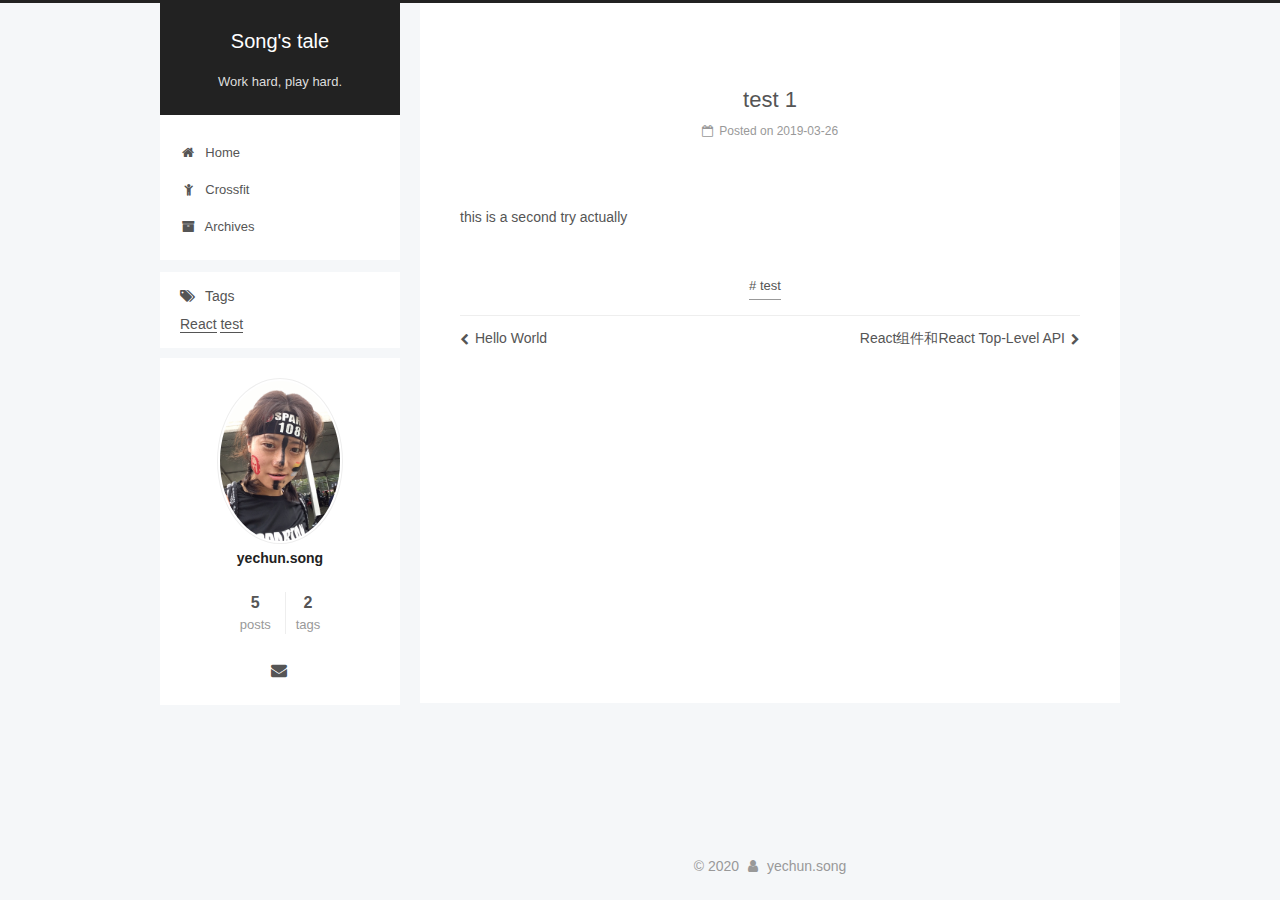
<file: 2019/03/26/test-1/index.html>
<!DOCTYPE html>




<html class="theme-next pisces" lang="en">
<head><meta name="generator" content="Hexo 3.8.0">
  <meta charset="UTF-8">
<meta http-equiv="X-UA-Compatible" content="IE=edge">
<meta name="viewport" content="width=device-width, initial-scale=1, maximum-scale=1">
<meta name="theme-color" content="#222">









<meta http-equiv="Cache-Control" content="no-transform">
<meta http-equiv="Cache-Control" content="no-siteapp">
















  
  
  <link href="/lib/fancybox/source/jquery.fancybox.css?v=2.1.5" rel="stylesheet" type="text/css">







<link href="/lib/font-awesome/css/font-awesome.min.css?v=4.6.2" rel="stylesheet" type="text/css">

<link href="/css/main.css?v=5.1.4" rel="stylesheet" type="text/css">


  <link rel="apple-touch-icon" sizes="180x180" href="/images/apple-touch-icon-next.png?v=5.1.4">


  <link rel="icon" type="image/png" sizes="32x32" href="/images/favicon-32x32-next.png?v=5.1.4">


  <link rel="icon" type="image/png" sizes="16x16" href="/images/favicon-16x16-next.png?v=5.1.4">


  <link rel="mask-icon" href="/images/logo.svg?v=5.1.4" color="#222">





  <meta name="keywords" content="test,">










<meta name="description" content="this is a second try actually">
<meta name="keywords" content="test">
<meta property="og:type" content="article">
<meta property="og:title" content="test 1">
<meta property="og:url" content="http://sung.com/2019/03/26/test-1/index.html">
<meta property="og:site_name" content="Song&#39;s tale">
<meta property="og:description" content="this is a second try actually">
<meta property="og:locale" content="en">
<meta property="og:updated_time" content="2019-03-27T09:21:07.570Z">
<meta name="twitter:card" content="summary">
<meta name="twitter:title" content="test 1">
<meta name="twitter:description" content="this is a second try actually">



<script type="text/javascript" id="hexo.configurations">
  var NexT = window.NexT || {};
  var CONFIG = {
    root: '/',
    scheme: 'Pisces',
    version: '5.1.4',
    sidebar: {"position":"left","display":"post","offset":12,"b2t":false,"scrollpercent":false,"onmobile":false},
    fancybox: true,
    tabs: true,
    motion: {"enable":false,"async":true,"transition":{"post_block":"fadeIn","post_header":"slideDownIn","post_body":"slideDownIn","coll_header":"slideLeftIn","sidebar":"slideUpIn"}},
    duoshuo: {
      userId: '0',
      author: 'Author'
    },
    algolia: {
      applicationID: '',
      apiKey: '',
      indexName: '',
      hits: {"per_page":10},
      labels: {"input_placeholder":"Search for Posts","hits_empty":"We didn't find any results for the search: ${query}","hits_stats":"${hits} results found in ${time} ms"}
    }
  };
</script>



  <link rel="canonical" href="http://sung.com/2019/03/26/test-1/">





  <title>test 1 | Song's tale</title>
  








</head>

<body itemscope itemtype="http://schema.org/WebPage" lang="en">

  
  
    
  

  <div class="container sidebar-position-left page-post-detail">
    <div class="headband"></div>

    <header id="header" class="header" itemscope itemtype="http://schema.org/WPHeader">
      <div class="header-inner"><div class="site-brand-wrapper">
  <div class="site-meta ">
    

    <div class="custom-logo-site-title">
      <a href="/" class="brand" rel="start">
        <span class="logo-line-before"><i></i></span>
        <span class="site-title">Song's tale</span>
        <span class="logo-line-after"><i></i></span>
      </a>
    </div>
      
        <p class="site-subtitle">Work hard, play hard.</p>
      
  </div>

  <div class="site-nav-toggle">
    <button>
      <span class="btn-bar"></span>
      <span class="btn-bar"></span>
      <span class="btn-bar"></span>
    </button>
  </div>
</div>

<nav class="site-nav">
  

  
    <ul id="menu" class="menu">
      
        
        <li class="menu-item menu-item-home">
          <a href="/" rel="section">
            
              <i class="menu-item-icon fa fa-fw fa-home"></i> <br>
            
            Home
          </a>
        </li>
      
        
        <li class="menu-item menu-item-crossfit">
          <a href="/crossfit" rel="section">
            
              <i class="menu-item-icon fa fa-fw fa-child"></i> <br>
            
            Crossfit
          </a>
        </li>
      
        
        <li class="menu-item menu-item-archives">
          <a href="/archives/" rel="section">
            
              <i class="menu-item-icon fa fa-fw fa-archive"></i> <br>
            
            Archives
          </a>
        </li>
      

      
    </ul>
  

  
</nav>



 </div>
    </header>

    <main id="main" class="main">
      <div class="main-inner">
        <div class="content-wrap">
          <div id="content" class="content">
            

  <div id="posts" class="posts-expand">
    

  

  
  
  

  <article class="post post-type-normal" itemscope itemtype="http://schema.org/Article">
  
  
  
  <div class="post-block">
    <link itemprop="mainEntityOfPage" href="http://sung.com/2019/03/26/test-1/">

    <span hidden itemprop="author" itemscope itemtype="http://schema.org/Person">
      <meta itemprop="name" content="yechun.song">
      <meta itemprop="description" content>
      <meta itemprop="image" content="/images/my_avatar.jpg">
    </span>

    <span hidden itemprop="publisher" itemscope itemtype="http://schema.org/Organization">
      <meta itemprop="name" content="Song's tale">
    </span>

    
      <header class="post-header">

        
        
          <h1 class="post-title" itemprop="name headline">test 1</h1>
        

        <div class="post-meta">
          <span class="post-time">
            
              <span class="post-meta-item-icon">
                <i class="fa fa-calendar-o"></i>
              </span>
              
                <span class="post-meta-item-text">Posted on</span>
              
              <time title="Post created" itemprop="dateCreated datePublished" datetime="2019-03-26T17:48:22+08:00">
                2019-03-26
              </time>
            

            

            
          </span>

          

          
            
          

          
          

          

          

          

        </div>
      </header>
    

    
    
    
    <div class="post-body" itemprop="articleBody">

      
      

      
        <p>this is a second try actually</p>

      
    </div>
    
    
    

    

    

    

    <footer class="post-footer">
      
        <div class="post-tags">
          
            <a href="/tags/test/" rel="tag"># test</a>
          
        </div>
      

      
      
      

      
        <div class="post-nav">
          <div class="post-nav-next post-nav-item">
            
              <a href="/2019/03/26/hello-world/" rel="next" title="Hello World">
                <i class="fa fa-chevron-left"></i> Hello World
              </a>
            
          </div>

          <span class="post-nav-divider"></span>

          <div class="post-nav-prev post-nav-item">
            
              <a href="/2019/03/26/React组件和React Top-Level API/" rel="prev" title="React组件和React Top-Level API">
                React组件和React Top-Level API <i class="fa fa-chevron-right"></i>
              </a>
            
          </div>
        </div>
      

      
      
    </footer>
  </div>
  
  
  
  </article>



    <div class="post-spread">
      
    </div>
  </div>


          </div>
          


          

  



        </div>
        
          
  
  <div class="sidebar-toggle">
    <div class="sidebar-toggle-line-wrap">
      <span class="sidebar-toggle-line sidebar-toggle-line-first"></span>
      <span class="sidebar-toggle-line sidebar-toggle-line-middle"></span>
      <span class="sidebar-toggle-line sidebar-toggle-line-last"></span>
    </div>
  </div>

  <aside id="sidebar" class="sidebar">
    

	
		<div class="sidebar-inner siderbar-block">
			<div class="block-title"><i class="block-icon fa faw fa-tags"></i>Tags</div>
			<div class="block-content">
				
					<span><a href="/tags/React/">React</a></span>
    			
					<span><a href="/tags/test/">test</a></span>
    			
			</div>
		</div>
	
	
    <div class="sidebar-inner">

      

      

      <section class="site-overview-wrap sidebar-panel sidebar-panel-active">
        <div class="site-overview">
          <div class="site-author motion-element" itemprop="author" itemscope itemtype="http://schema.org/Person">
            
              <img class="site-author-image" itemprop="image" src="/images/my_avatar.jpg" alt="yechun.song">
            
              <p class="site-author-name" itemprop="name">yechun.song</p>
              <p class="site-description motion-element" itemprop="description"></p>
          </div>

          <nav class="site-state motion-element">

            
              <div class="site-state-item site-state-posts">
              
                <a href="/archives/">
              
                  <span class="site-state-item-count">5</span>
                  <span class="site-state-item-name">posts</span>
                </a>
              </div>
            

            

            
              
              
              <div class="site-state-item site-state-tags">
                
                  <span class="site-state-item-count">2</span>
                  <span class="site-state-item-name">tags</span>
                
              </div>
            

          </nav>

          

          
            <div class="links-of-author motion-element">
                
                  <span class="links-of-author-item">
                    <a href="mailto:chunyesong@126.com" target="_blank" title="E-Mail">
                      
                        <i class="fa fa-fw fa-envelope"></i></a>
                  </span>
                
            </div>
          

          
          

          
          

          

        </div>
      </section>

      

      

    </div>
  </aside>


        
      </div>
    </main>

    <footer id="footer" class="footer">
      <div class="footer-inner">
        <div class="copyright">&copy; <span itemprop="copyrightYear">2020</span>
  <span class="with-love">
    <i class="fa fa-user"></i>
  </span>
  <span class="author" itemprop="copyrightHolder">yechun.song</span>

  
</div>









        







        
      </div>
    </footer>

    
      <div class="back-to-top">
        <i class="fa fa-arrow-up"></i>
        
      </div>
    

    

  </div>

  

<script type="text/javascript">
  if (Object.prototype.toString.call(window.Promise) !== '[object Function]') {
    window.Promise = null;
  }
</script>









  












  
  
    <script type="text/javascript" src="/lib/jquery/index.js?v=2.1.3"></script>
  

  
  
    <script type="text/javascript" src="/lib/fastclick/lib/fastclick.min.js?v=1.0.6"></script>
  

  
  
    <script type="text/javascript" src="/lib/jquery_lazyload/jquery.lazyload.js?v=1.9.7"></script>
  

  
  
    <script type="text/javascript" src="/lib/velocity/velocity.min.js?v=1.2.1"></script>
  

  
  
    <script type="text/javascript" src="/lib/velocity/velocity.ui.min.js?v=1.2.1"></script>
  

  
  
    <script type="text/javascript" src="/lib/fancybox/source/jquery.fancybox.pack.js?v=2.1.5"></script>
  


  


  <script type="text/javascript" src="/js/src/utils.js?v=5.1.4"></script>

  <script type="text/javascript" src="/js/src/motion.js?v=5.1.4"></script>



  
  


  <script type="text/javascript" src="/js/src/affix.js?v=5.1.4"></script>

  <script type="text/javascript" src="/js/src/schemes/pisces.js?v=5.1.4"></script>



  
  <script type="text/javascript" src="/js/src/scrollspy.js?v=5.1.4"></script>
<script type="text/javascript" src="/js/src/post-details.js?v=5.1.4"></script>



  


  <script type="text/javascript" src="/js/src/bootstrap.js?v=5.1.4"></script>



  


  




	





  





  












  





  

  

  

  
  

  

  
  <script type="text/javascript" src="/js/src/js.cookie.js?v=5.1.4"></script>
  <script type="text/javascript" src="/js/src/scroll-cookie.js?v=5.1.4"></script>


  

</body>
</html>
</file>
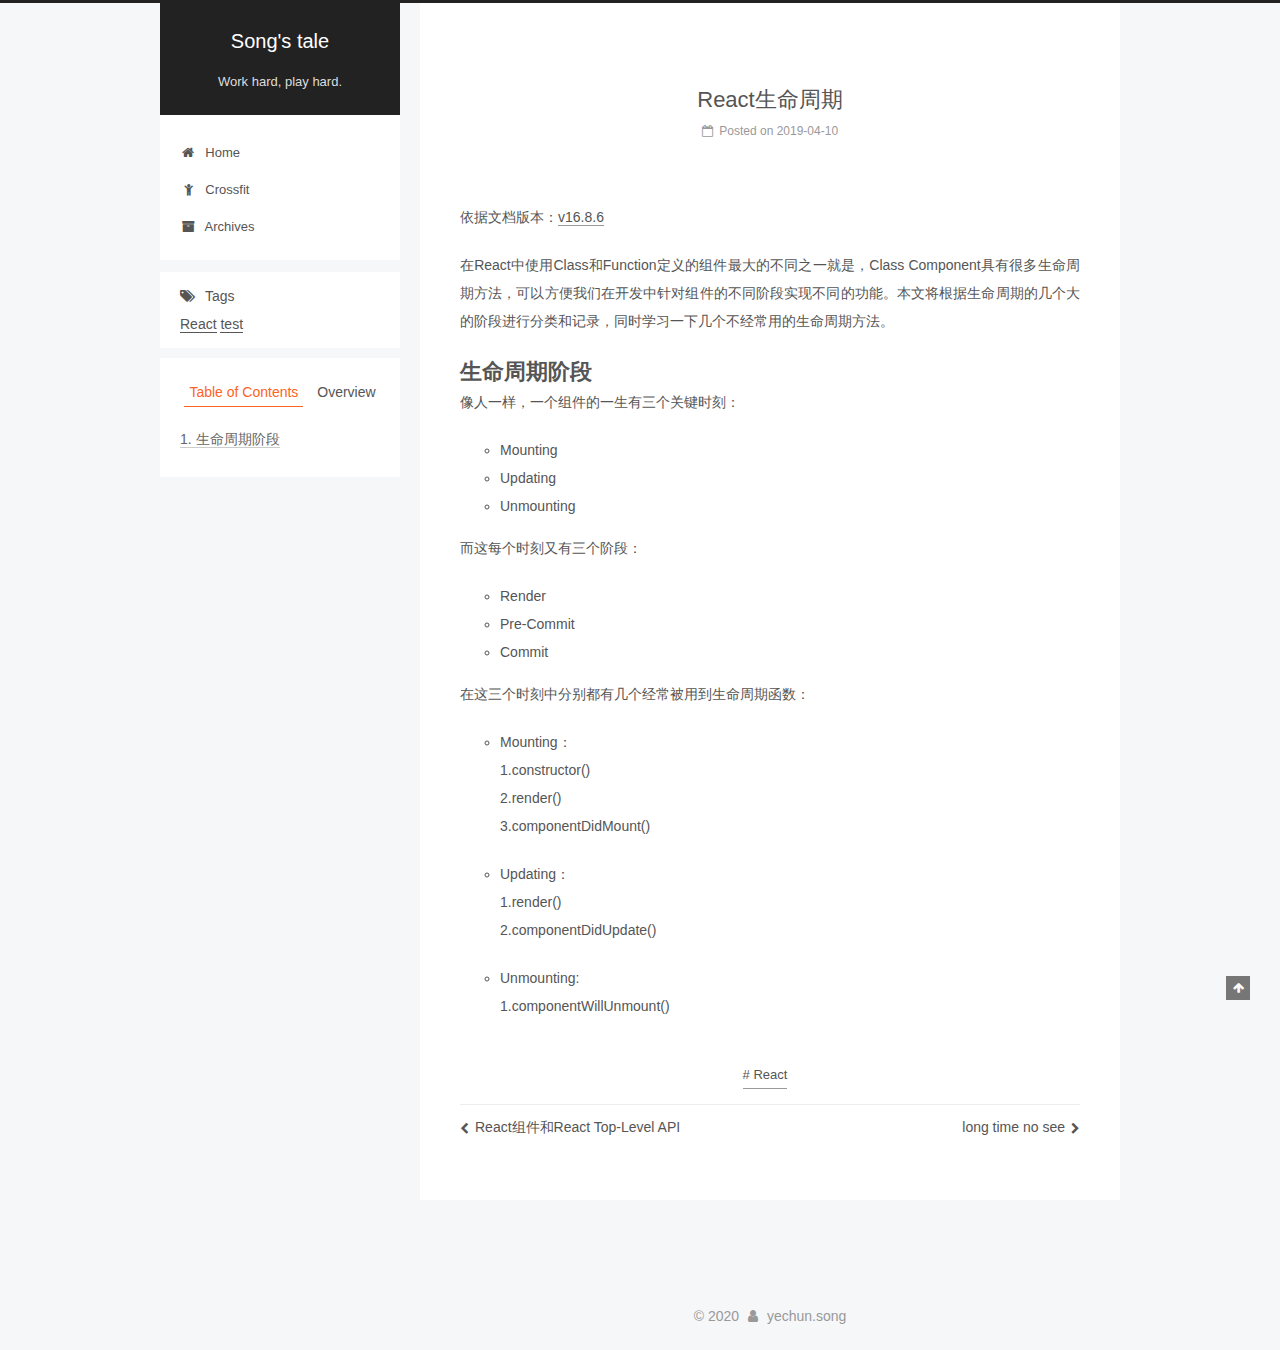
<file: 2019/04/10/React生命周期/index.html>
<!DOCTYPE html>




<html class="theme-next pisces" lang="en">
<head><meta name="generator" content="Hexo 3.8.0">
  <meta charset="UTF-8">
<meta http-equiv="X-UA-Compatible" content="IE=edge">
<meta name="viewport" content="width=device-width, initial-scale=1, maximum-scale=1">
<meta name="theme-color" content="#222">









<meta http-equiv="Cache-Control" content="no-transform">
<meta http-equiv="Cache-Control" content="no-siteapp">
















  
  
  <link href="/lib/fancybox/source/jquery.fancybox.css?v=2.1.5" rel="stylesheet" type="text/css">







<link href="/lib/font-awesome/css/font-awesome.min.css?v=4.6.2" rel="stylesheet" type="text/css">

<link href="/css/main.css?v=5.1.4" rel="stylesheet" type="text/css">


  <link rel="apple-touch-icon" sizes="180x180" href="/images/apple-touch-icon-next.png?v=5.1.4">


  <link rel="icon" type="image/png" sizes="32x32" href="/images/favicon-32x32-next.png?v=5.1.4">


  <link rel="icon" type="image/png" sizes="16x16" href="/images/favicon-16x16-next.png?v=5.1.4">


  <link rel="mask-icon" href="/images/logo.svg?v=5.1.4" color="#222">





  <meta name="keywords" content="React,">










<meta name="description" content="依据文档版本：v16.8.6 在React中使用Class和Function定义的组件最大的不同之一就是，Class Component具有很多生命周期方法，可以方便我们在开发中针对组件的不同阶段实现不同的功能。本文将根据生命周期的几个大的阶段进行分类和记录，同时学习一下几个不经常用的生命周期方法。 生命周期阶段像人一样，一个组件的一生有三个关键时刻：  Mounting Updating Unm">
<meta name="keywords" content="React">
<meta property="og:type" content="article">
<meta property="og:title" content="React生命周期">
<meta property="og:url" content="http://sung.com/2019/04/10/React生命周期/index.html">
<meta property="og:site_name" content="Song&#39;s tale">
<meta property="og:description" content="依据文档版本：v16.8.6 在React中使用Class和Function定义的组件最大的不同之一就是，Class Component具有很多生命周期方法，可以方便我们在开发中针对组件的不同阶段实现不同的功能。本文将根据生命周期的几个大的阶段进行分类和记录，同时学习一下几个不经常用的生命周期方法。 生命周期阶段像人一样，一个组件的一生有三个关键时刻：  Mounting Updating Unm">
<meta property="og:locale" content="en">
<meta property="og:updated_time" content="2019-04-12T10:00:25.627Z">
<meta name="twitter:card" content="summary">
<meta name="twitter:title" content="React生命周期">
<meta name="twitter:description" content="依据文档版本：v16.8.6 在React中使用Class和Function定义的组件最大的不同之一就是，Class Component具有很多生命周期方法，可以方便我们在开发中针对组件的不同阶段实现不同的功能。本文将根据生命周期的几个大的阶段进行分类和记录，同时学习一下几个不经常用的生命周期方法。 生命周期阶段像人一样，一个组件的一生有三个关键时刻：  Mounting Updating Unm">



<script type="text/javascript" id="hexo.configurations">
  var NexT = window.NexT || {};
  var CONFIG = {
    root: '/',
    scheme: 'Pisces',
    version: '5.1.4',
    sidebar: {"position":"left","display":"post","offset":12,"b2t":false,"scrollpercent":false,"onmobile":false},
    fancybox: true,
    tabs: true,
    motion: {"enable":false,"async":true,"transition":{"post_block":"fadeIn","post_header":"slideDownIn","post_body":"slideDownIn","coll_header":"slideLeftIn","sidebar":"slideUpIn"}},
    duoshuo: {
      userId: '0',
      author: 'Author'
    },
    algolia: {
      applicationID: '',
      apiKey: '',
      indexName: '',
      hits: {"per_page":10},
      labels: {"input_placeholder":"Search for Posts","hits_empty":"We didn't find any results for the search: ${query}","hits_stats":"${hits} results found in ${time} ms"}
    }
  };
</script>



  <link rel="canonical" href="http://sung.com/2019/04/10/React生命周期/">





  <title>React生命周期 | Song's tale</title>
  








</head>

<body itemscope itemtype="http://schema.org/WebPage" lang="en">

  
  
    
  

  <div class="container sidebar-position-left page-post-detail">
    <div class="headband"></div>

    <header id="header" class="header" itemscope itemtype="http://schema.org/WPHeader">
      <div class="header-inner"><div class="site-brand-wrapper">
  <div class="site-meta ">
    

    <div class="custom-logo-site-title">
      <a href="/" class="brand" rel="start">
        <span class="logo-line-before"><i></i></span>
        <span class="site-title">Song's tale</span>
        <span class="logo-line-after"><i></i></span>
      </a>
    </div>
      
        <p class="site-subtitle">Work hard, play hard.</p>
      
  </div>

  <div class="site-nav-toggle">
    <button>
      <span class="btn-bar"></span>
      <span class="btn-bar"></span>
      <span class="btn-bar"></span>
    </button>
  </div>
</div>

<nav class="site-nav">
  

  
    <ul id="menu" class="menu">
      
        
        <li class="menu-item menu-item-home">
          <a href="/" rel="section">
            
              <i class="menu-item-icon fa fa-fw fa-home"></i> <br>
            
            Home
          </a>
        </li>
      
        
        <li class="menu-item menu-item-crossfit">
          <a href="/crossfit" rel="section">
            
              <i class="menu-item-icon fa fa-fw fa-child"></i> <br>
            
            Crossfit
          </a>
        </li>
      
        
        <li class="menu-item menu-item-archives">
          <a href="/archives/" rel="section">
            
              <i class="menu-item-icon fa fa-fw fa-archive"></i> <br>
            
            Archives
          </a>
        </li>
      

      
    </ul>
  

  
</nav>



 </div>
    </header>

    <main id="main" class="main">
      <div class="main-inner">
        <div class="content-wrap">
          <div id="content" class="content">
            

  <div id="posts" class="posts-expand">
    

  

  
  
  

  <article class="post post-type-normal" itemscope itemtype="http://schema.org/Article">
  
  
  
  <div class="post-block">
    <link itemprop="mainEntityOfPage" href="http://sung.com/2019/04/10/React生命周期/">

    <span hidden itemprop="author" itemscope itemtype="http://schema.org/Person">
      <meta itemprop="name" content="yechun.song">
      <meta itemprop="description" content>
      <meta itemprop="image" content="/images/my_avatar.jpg">
    </span>

    <span hidden itemprop="publisher" itemscope itemtype="http://schema.org/Organization">
      <meta itemprop="name" content="Song's tale">
    </span>

    
      <header class="post-header">

        
        
          <h1 class="post-title" itemprop="name headline">React生命周期</h1>
        

        <div class="post-meta">
          <span class="post-time">
            
              <span class="post-meta-item-icon">
                <i class="fa fa-calendar-o"></i>
              </span>
              
                <span class="post-meta-item-text">Posted on</span>
              
              <time title="Post created" itemprop="dateCreated datePublished" datetime="2019-04-10T13:03:45+08:00">
                2019-04-10
              </time>
            

            

            
          </span>

          

          
            
          

          
          

          

          

          

        </div>
      </header>
    

    
    
    
    <div class="post-body" itemprop="articleBody">

      
      

      
        <p>依据文档版本：<a href="https://reactjs.org/docs/react-component.html" target="_blank" rel="noopener">v16.8.6</a></p>
<p>在React中使用Class和Function定义的组件最大的不同之一就是，Class Component具有很多生命周期方法，可以方便我们在开发中针对组件的不同阶段实现不同的功能。本文将根据生命周期的几个大的阶段进行分类和记录，同时学习一下几个不经常用的生命周期方法。</p>
<h1 id="生命周期阶段"><a href="#生命周期阶段" class="headerlink" title="生命周期阶段"></a>生命周期阶段</h1><p>像人一样，一个组件的一生有三个关键时刻：</p>
<ul>
<li>Mounting</li>
<li>Updating</li>
<li>Unmounting</li>
</ul>
<p>而这每个时刻又有三个阶段：</p>
<ul>
<li>Render</li>
<li>Pre-Commit</li>
<li>Commit</li>
</ul>
<p>在这三个时刻中分别都有几个经常被用到生命周期函数：</p>
<ul>
<li><p>Mounting：<br>1.constructor()<br>2.render()<br>3.componentDidMount()</p>
</li>
<li><p>Updating：<br>1.render()<br>2.componentDidUpdate()</p>
</li>
<li><p>Unmounting:<br>1.componentWillUnmount()</p>
</li>
</ul>

      
    </div>
    
    
    

    

    

    

    <footer class="post-footer">
      
        <div class="post-tags">
          
            <a href="/tags/React/" rel="tag"># React</a>
          
        </div>
      

      
      
      

      
        <div class="post-nav">
          <div class="post-nav-next post-nav-item">
            
              <a href="/2019/03/26/React组件和React Top-Level API/" rel="next" title="React组件和React Top-Level API">
                <i class="fa fa-chevron-left"></i> React组件和React Top-Level API
              </a>
            
          </div>

          <span class="post-nav-divider"></span>

          <div class="post-nav-prev post-nav-item">
            
              <a href="/2020/12/03/long-time-no-see/" rel="prev" title="long time no see">
                long time no see <i class="fa fa-chevron-right"></i>
              </a>
            
          </div>
        </div>
      

      
      
    </footer>
  </div>
  
  
  
  </article>



    <div class="post-spread">
      
    </div>
  </div>


          </div>
          


          

  



        </div>
        
          
  
  <div class="sidebar-toggle">
    <div class="sidebar-toggle-line-wrap">
      <span class="sidebar-toggle-line sidebar-toggle-line-first"></span>
      <span class="sidebar-toggle-line sidebar-toggle-line-middle"></span>
      <span class="sidebar-toggle-line sidebar-toggle-line-last"></span>
    </div>
  </div>

  <aside id="sidebar" class="sidebar">
    

	
		<div class="sidebar-inner siderbar-block">
			<div class="block-title"><i class="block-icon fa faw fa-tags"></i>Tags</div>
			<div class="block-content">
				
					<span><a href="/tags/React/">React</a></span>
    			
					<span><a href="/tags/test/">test</a></span>
    			
			</div>
		</div>
	
	
    <div class="sidebar-inner">

      

      
        <ul class="sidebar-nav motion-element">
          <li class="sidebar-nav-toc sidebar-nav-active" data-target="post-toc-wrap">
            Table of Contents
          </li>
          <li class="sidebar-nav-overview" data-target="site-overview-wrap">
            Overview
          </li>
        </ul>
      

      <section class="site-overview-wrap sidebar-panel">
        <div class="site-overview">
          <div class="site-author motion-element" itemprop="author" itemscope itemtype="http://schema.org/Person">
            
              <img class="site-author-image" itemprop="image" src="/images/my_avatar.jpg" alt="yechun.song">
            
              <p class="site-author-name" itemprop="name">yechun.song</p>
              <p class="site-description motion-element" itemprop="description"></p>
          </div>

          <nav class="site-state motion-element">

            
              <div class="site-state-item site-state-posts">
              
                <a href="/archives/">
              
                  <span class="site-state-item-count">5</span>
                  <span class="site-state-item-name">posts</span>
                </a>
              </div>
            

            

            
              
              
              <div class="site-state-item site-state-tags">
                
                  <span class="site-state-item-count">2</span>
                  <span class="site-state-item-name">tags</span>
                
              </div>
            

          </nav>

          

          
            <div class="links-of-author motion-element">
                
                  <span class="links-of-author-item">
                    <a href="mailto:chunyesong@126.com" target="_blank" title="E-Mail">
                      
                        <i class="fa fa-fw fa-envelope"></i></a>
                  </span>
                
            </div>
          

          
          

          
          

          

        </div>
      </section>

      
      <!--noindex-->
        <section class="post-toc-wrap motion-element sidebar-panel sidebar-panel-active">
          <div class="post-toc">

            
              
            

            
              <div class="post-toc-content"><ol class="nav"><li class="nav-item nav-level-1"><a class="nav-link" href="#生命周期阶段"><span class="nav-number">1.</span> <span class="nav-text">生命周期阶段</span></a></li></ol></div>
            

          </div>
        </section>
      <!--/noindex-->
      

      

    </div>
  </aside>


        
      </div>
    </main>

    <footer id="footer" class="footer">
      <div class="footer-inner">
        <div class="copyright">&copy; <span itemprop="copyrightYear">2020</span>
  <span class="with-love">
    <i class="fa fa-user"></i>
  </span>
  <span class="author" itemprop="copyrightHolder">yechun.song</span>

  
</div>









        







        
      </div>
    </footer>

    
      <div class="back-to-top">
        <i class="fa fa-arrow-up"></i>
        
      </div>
    

    

  </div>

  

<script type="text/javascript">
  if (Object.prototype.toString.call(window.Promise) !== '[object Function]') {
    window.Promise = null;
  }
</script>









  












  
  
    <script type="text/javascript" src="/lib/jquery/index.js?v=2.1.3"></script>
  

  
  
    <script type="text/javascript" src="/lib/fastclick/lib/fastclick.min.js?v=1.0.6"></script>
  

  
  
    <script type="text/javascript" src="/lib/jquery_lazyload/jquery.lazyload.js?v=1.9.7"></script>
  

  
  
    <script type="text/javascript" src="/lib/velocity/velocity.min.js?v=1.2.1"></script>
  

  
  
    <script type="text/javascript" src="/lib/velocity/velocity.ui.min.js?v=1.2.1"></script>
  

  
  
    <script type="text/javascript" src="/lib/fancybox/source/jquery.fancybox.pack.js?v=2.1.5"></script>
  


  


  <script type="text/javascript" src="/js/src/utils.js?v=5.1.4"></script>

  <script type="text/javascript" src="/js/src/motion.js?v=5.1.4"></script>



  
  


  <script type="text/javascript" src="/js/src/affix.js?v=5.1.4"></script>

  <script type="text/javascript" src="/js/src/schemes/pisces.js?v=5.1.4"></script>



  
  <script type="text/javascript" src="/js/src/scrollspy.js?v=5.1.4"></script>
<script type="text/javascript" src="/js/src/post-details.js?v=5.1.4"></script>



  


  <script type="text/javascript" src="/js/src/bootstrap.js?v=5.1.4"></script>



  


  




	





  





  












  





  

  

  

  
  

  

  
  <script type="text/javascript" src="/js/src/js.cookie.js?v=5.1.4"></script>
  <script type="text/javascript" src="/js/src/scroll-cookie.js?v=5.1.4"></script>


  

</body>
</html>
</file>
<file: css/main.css>
/* normalize.css v3.0.2 | MIT License | git.io/normalize */
html {
  font-family: sans-serif; /* 1 */
  -ms-text-size-adjust: 100%; /* 2 */
  -webkit-text-size-adjust: 100%; /* 2 */
}
body {
  margin: 0;
}
article,
aside,
details,
figcaption,
figure,
footer,
header,
hgroup,
main,
menu,
nav,
section,
summary {
  display: block;
}
audio,
canvas,
progress,
video {
  display: inline-block; /* 1 */
  vertical-align: baseline; /* 2 */
}
audio:not([controls]) {
  display: none;
  height: 0;
}
[hidden],
template {
  display: none;
}
a {
  background-color: transparent;
}
a:active,
a:hover {
  outline: 0;
}
abbr[title] {
  border-bottom: 1px dotted;
}
b,
strong {
  font-weight: bold;
}
dfn {
  font-style: italic;
}
h1 {
  font-size: 2em;
  margin: 0.67em 0;
}
mark {
  background: #ff0;
  color: #000;
}
small {
  font-size: 80%;
}
sub,
sup {
  font-size: 75%;
  line-height: 0;
  position: relative;
  vertical-align: baseline;
}
sup {
  top: -0.5em;
}
sub {
  bottom: -0.25em;
}
img {
  border: 0;
}
svg:not(:root) {
  overflow: hidden;
}
figure {
  margin: 1em 40px;
}
hr {
  -moz-box-sizing: content-box;
  box-sizing: content-box;
  height: 0;
}
pre {
  overflow: auto;
}
code,
kbd,
pre,
samp {
  font-family: monospace, monospace;
  font-size: 1em;
}
button,
input,
optgroup,
select,
textarea {
  color: inherit; /* 1 */
  font: inherit; /* 2 */
  margin: 0; /* 3 */
}
button {
  overflow: visible;
}
button,
select {
  text-transform: none;
}
button,
html input[type="button"],
input[type="reset"],
input[type="submit"] {
  -webkit-appearance: button; /* 2 */
  cursor: pointer; /* 3 */
}
button[disabled],
html input[disabled] {
  cursor: default;
}
button::-moz-focus-inner,
input::-moz-focus-inner {
  border: 0;
  padding: 0;
}
input {
  line-height: normal;
}
input[type="checkbox"],
input[type="radio"] {
  box-sizing: border-box; /* 1 */
  padding: 0; /* 2 */
}
input[type="number"]::-webkit-inner-spin-button,
input[type="number"]::-webkit-outer-spin-button {
  height: auto;
}
input[type="search"] {
  -webkit-appearance: textfield; /* 1 */
  -moz-box-sizing: content-box;
  -webkit-box-sizing: content-box; /* 2 */
  box-sizing: content-box;
}
input[type="search"]::-webkit-search-cancel-button,
input[type="search"]::-webkit-search-decoration {
  -webkit-appearance: none;
}
fieldset {
  border: 1px solid #c0c0c0;
  margin: 0 2px;
  padding: 0.35em 0.625em 0.75em;
}
legend {
  border: 0; /* 1 */
  padding: 0; /* 2 */
}
textarea {
  overflow: auto;
}
optgroup {
  font-weight: bold;
}
table {
  border-collapse: collapse;
  border-spacing: 0;
}
td,
th {
  padding: 0;
}
::selection {
  background: #262a30;
  color: #fff;
}
body {
  position: relative;
  font-family: 'Lato', "PingFang SC", "Microsoft YaHei", sans-serif;
  font-size: 14px;
  line-height: 2;
  color: #555;
  background: #f5f7f9;
}
@media (max-width: 767px) {
  body {
    padding-right: 0 !important;
  }
}
@media (min-width: 768px) and (max-width: 991px) {
  body {
    padding-right: 0 !important;
  }
}
@media (min-width: 1600px) {
  body {
    font-size: 16px;
  }
}
h1,
h2,
h3,
h4,
h5,
h6 {
  margin: 0;
  padding: 0;
  font-weight: bold;
  line-height: 1.5;
  font-family: 'Lato', "PingFang SC", "Microsoft YaHei", sans-serif;
}
h2,
h3,
h4,
h5,
h6 {
  margin: 20px 0 15px;
}
h1 {
  font-size: 22px;
}
@media (max-width: 767px) {
  h1 {
    font-size: 18px;
  }
}
h2 {
  font-size: 20px;
}
@media (max-width: 767px) {
  h2 {
    font-size: 16px;
  }
}
h3 {
  font-size: 18px;
}
@media (max-width: 767px) {
  h3 {
    font-size: 14px;
  }
}
h4 {
  font-size: 16px;
}
@media (max-width: 767px) {
  h4 {
    font-size: 12px;
  }
}
h5 {
  font-size: 14px;
}
@media (max-width: 767px) {
  h5 {
    font-size: 10px;
  }
}
h6 {
  font-size: 12px;
}
@media (max-width: 767px) {
  h6 {
    font-size: 8px;
  }
}
p {
  margin: 0 0 20px 0;
}
a {
  color: #555;
  text-decoration: none;
  outline: none;
  border-bottom: 1px solid #999;
  word-wrap: break-word;
}
a:hover {
  color: #222;
  border-bottom-color: #222;
}
blockquote {
  margin: 0;
  padding: 0;
}
img {
  display: block;
  margin: auto;
  max-width: 100%;
  height: auto;
}
hr {
  margin: 40px 0;
  height: 3px;
  border: none;
  background-color: #ddd;
  background-image: repeating-linear-gradient(-45deg, #fff, #fff 4px, transparent 4px, transparent 8px);
}
blockquote {
  padding: 0 15px;
  color: #666;
  border-left: 4px solid #ddd;
}
blockquote cite::before {
  content: "-";
  padding: 0 5px;
}
dt {
  font-weight: 700;
}
dd {
  margin: 0;
  padding: 0;
}
kbd {
  border: 1px solid #ccc;
  border-radius: 0.2em;
  box-shadow: 0.1em 0.1em 0.2em rgba(0,0,0,0.1);
  background-color: #f9f9f9;
  font-family: inherit;
  background-image: -webkit-linear-gradient(top, #eee, #fff, #eee);
  padding: 0.1em 0.3em;
  white-space: nowrap;
}
.text-left {
  text-align: left;
}
.text-center {
  text-align: center;
}
.text-right {
  text-align: right;
}
.text-justify {
  text-align: justify;
}
.text-nowrap {
  white-space: nowrap;
}
.text-lowercase {
  text-transform: lowercase;
}
.text-uppercase {
  text-transform: uppercase;
}
.text-capitalize {
  text-transform: capitalize;
}
.center-block {
  display: block;
  margin-left: auto;
  margin-right: auto;
}
.clearfix:before,
.clearfix:after {
  content: " ";
  display: table;
}
.clearfix:after {
  clear: both;
}
.pullquote {
  width: 45%;
}
.pullquote.left {
  float: left;
  margin-left: 5px;
  margin-right: 10px;
}
.pullquote.right {
  float: right;
  margin-left: 10px;
  margin-right: 5px;
}
.affix.affix.affix {
  position: fixed;
}
.translation {
  margin-top: -20px;
  font-size: 14px;
  color: #999;
}
.scrollbar-measure {
  width: 100px;
  height: 100px;
  overflow: scroll;
  position: absolute;
  top: -9999px;
}
.use-motion .motion-element {
  opacity: 0;
}
table {
  margin: 20px 0;
  width: 100%;
  border-collapse: collapse;
  border-spacing: 0;
  border: 1px solid #ddd;
  font-size: 14px;
  table-layout: fixed;
  word-wrap: break-all;
}
table>tbody>tr:nth-of-type(odd) {
  background-color: #f9f9f9;
}
table>tbody>tr:hover {
  background-color: #f5f5f5;
}
caption,
th,
td {
  padding: 8px;
  text-align: left;
  vertical-align: middle;
  font-weight: normal;
}
th,
td {
  border-bottom: 3px solid #ddd;
  border-right: 1px solid #eee;
}
th {
  padding-bottom: 10px;
  font-weight: 700;
}
td {
  border-bottom-width: 1px;
}
html,
body {
  height: 100%;
}
.container {
  position: relative;
  min-height: 100%;
}
.header-inner {
  margin: 0 auto;
  padding: 100px 0 70px;
  width: 700px;
}
@media (min-width: 1600px) {
  .container .header-inner {
    width: 900px;
  }
}
.main {
  padding-bottom: 150px;
}
.main-inner {
  margin: 0 auto;
  width: 700px;
}
@media (min-width: 1600px) {
  .container .main-inner {
    width: 900px;
  }
}
.footer {
  position: absolute;
  left: 0;
  bottom: 0;
  width: 100%;
  min-height: 50px;
}
.footer-inner {
  box-sizing: border-box;
  margin: 20px auto;
  width: 700px;
}
@media (min-width: 1600px) {
  .container .footer-inner {
    width: 900px;
  }
}
pre,
.highlight {
  overflow: auto;
  margin: 20px 0;
  padding: 0;
  font-size: 13px;
  color: #4d4d4c;
  background: #f7f7f7;
  line-height: 1.6;
}
pre,
code {
  font-family: consolas, Menlo, "PingFang SC", "Microsoft YaHei", monospace;
}
code {
  padding: 2px 4px;
  word-wrap: break-word;
  color: #555;
  background: #eee;
  border-radius: 3px;
  font-size: 13px;
}
pre {
  padding: 10px;
}
pre code {
  padding: 0;
  color: #4d4d4c;
  background: none;
  text-shadow: none;
}
.highlight {
  border-radius: 1px;
}
.highlight pre {
  border: none;
  margin: 0;
  padding: 10px 0;
}
.highlight table {
  margin: 0;
  width: auto;
  border: none;
}
.highlight td {
  border: none;
  padding: 0;
}
.highlight figcaption {
  font-size: 1em;
  color: #4d4d4c;
  line-height: 1em;
  margin-bottom: 1em;
}
.highlight figcaption:before,
.highlight figcaption:after {
  content: " ";
  display: table;
}
.highlight figcaption:after {
  clear: both;
}
.highlight figcaption a {
  float: right;
  color: #4d4d4c;
}
.highlight figcaption a:hover {
  border-bottom-color: #4d4d4c;
}
.highlight .gutter pre {
  padding-left: 10px;
  padding-right: 10px;
  color: #869194;
  text-align: right;
  background-color: #eff2f3;
}
.highlight .code pre {
  width: 100%;
  padding-left: 10px;
  padding-right: 10px;
  background-color: #f7f7f7;
}
.highlight .line {
  height: 20px;
}
.gutter {
  -webkit-user-select: none;
  -moz-user-select: none;
  -ms-user-select: none;
  user-select: none;
}
.gist table {
  width: auto;
}
.gist table td {
  border: none;
}
pre .deletion {
  background: #fdd;
}
pre .addition {
  background: #dfd;
}
pre .meta {
  color: #8959a8;
}
pre .comment {
  color: #8e908c;
}
pre .variable,
pre .attribute,
pre .tag,
pre .regexp,
pre .ruby .constant,
pre .xml .tag .title,
pre .xml .pi,
pre .xml .doctype,
pre .html .doctype,
pre .css .id,
pre .css .class,
pre .css .pseudo {
  color: #c82829;
}
pre .number,
pre .preprocessor,
pre .built_in,
pre .literal,
pre .params,
pre .constant,
pre .command {
  color: #f5871f;
}
pre .ruby .class .title,
pre .css .rules .attribute,
pre .string,
pre .value,
pre .inheritance,
pre .header,
pre .ruby .symbol,
pre .xml .cdata,
pre .special,
pre .number,
pre .formula {
  color: #718c00;
}
pre .title,
pre .css .hexcolor {
  color: #3e999f;
}
pre .function,
pre .python .decorator,
pre .python .title,
pre .ruby .function .title,
pre .ruby .title .keyword,
pre .perl .sub,
pre .javascript .title,
pre .coffeescript .title {
  color: #4271ae;
}
pre .keyword,
pre .javascript .function {
  color: #8959a8;
}
.full-image.full-image.full-image.full-image {
  border: none;
  max-width: 100%;
  width: auto;
  margin: 20px auto 25px;
}
@media (min-width: 992px) {
  .full-image.full-image.full-image.full-image {
    max-width: none;
    width: 118%;
    margin: 0 -9%;
  }
}
.blockquote-center,
.page-home .post-type-quote blockquote,
.page-post-detail .post-type-quote blockquote {
  position: relative;
  margin: 40px 0;
  padding: 0;
  border-left: none;
  text-align: center;
}
.blockquote-center::before,
.page-home .post-type-quote blockquote::before,
.page-post-detail .post-type-quote blockquote::before,
.blockquote-center::after,
.page-home .post-type-quote blockquote::after,
.page-post-detail .post-type-quote blockquote::after {
  position: absolute;
  content: ' ';
  display: block;
  width: 100%;
  height: 24px;
  opacity: 0.2;
  background-repeat: no-repeat;
  background-position: 0 -6px;
  background-size: 22px 22px;
}
.blockquote-center::before,
.page-home .post-type-quote blockquote::before,
.page-post-detail .post-type-quote blockquote::before {
  top: -20px;
  background-image: url("../images/quote-l.svg");
  border-top: 1px solid #ccc;
}
.blockquote-center::after,
.page-home .post-type-quote blockquote::after,
.page-post-detail .post-type-quote blockquote::after {
  bottom: -20px;
  background-image: url("../images/quote-r.svg");
  border-bottom: 1px solid #ccc;
  background-position: 100% 8px;
}
.blockquote-center p,
.page-home .post-type-quote blockquote p,
.page-post-detail .post-type-quote blockquote p,
.blockquote-center div,
.page-home .post-type-quote blockquote div,
.page-post-detail .post-type-quote blockquote div {
  text-align: center;
}
.post .post-body .group-picture img {
  box-sizing: border-box;
  padding: 0 3px;
  border: none;
}
.post .group-picture-row {
  overflow: hidden;
  margin-top: 6px;
}
.post .group-picture-row:first-child {
  margin-top: 0;
}
.post .group-picture-column {
  float: left;
}
.page-post-detail .post-body .group-picture-column {
  float: none;
  margin-top: 10px;
  width: auto !important;
}
.page-post-detail .post-body .group-picture-column img {
  margin: 0 auto;
}
.page-archive .group-picture-container {
  overflow: hidden;
}
.page-archive .group-picture-row {
  float: left;
}
.page-archive .group-picture-row:first-child {
  margin-top: 6px;
}
.page-archive .group-picture-column {
  max-width: 150px;
  max-height: 150px;
}
.post-body .note {
  position: relative;
  padding: 15px;
  margin-bottom: 20px;
  border: 1px solid #eee;
  border-left-width: 5px;
  border-radius: 3px;
}
.post-body .note h2,
.post-body .note h3,
.post-body .note h4,
.post-body .note h5,
.post-body .note h6 {
  margin-top: 0;
  margin-bottom: 0;
  border-bottom: initial;
  padding-top: 0 !important;
}
.post-body .note p:first-child,
.post-body .note ul:first-child,
.post-body .note ol:first-child,
.post-body .note table:first-child,
.post-body .note pre:first-child,
.post-body .note blockquote:first-child {
  margin-top: 0;
}
.post-body .note p:last-child,
.post-body .note ul:last-child,
.post-body .note ol:last-child,
.post-body .note table:last-child,
.post-body .note pre:last-child,
.post-body .note blockquote:last-child {
  margin-bottom: 0;
}
.post-body .note.default {
  border-left-color: #777;
}
.post-body .note.default h2,
.post-body .note.default h3,
.post-body .note.default h4,
.post-body .note.default h5,
.post-body .note.default h6 {
  color: #777;
}
.post-body .note.primary {
  border-left-color: #6f42c1;
}
.post-body .note.primary h2,
.post-body .note.primary h3,
.post-body .note.primary h4,
.post-body .note.primary h5,
.post-body .note.primary h6 {
  color: #6f42c1;
}
.post-body .note.info {
  border-left-color: #428bca;
}
.post-body .note.info h2,
.post-body .note.info h3,
.post-body .note.info h4,
.post-body .note.info h5,
.post-body .note.info h6 {
  color: #428bca;
}
.post-body .note.success {
  border-left-color: #5cb85c;
}
.post-body .note.success h2,
.post-body .note.success h3,
.post-body .note.success h4,
.post-body .note.success h5,
.post-body .note.success h6 {
  color: #5cb85c;
}
.post-body .note.warning {
  border-left-color: #f0ad4e;
}
.post-body .note.warning h2,
.post-body .note.warning h3,
.post-body .note.warning h4,
.post-body .note.warning h5,
.post-body .note.warning h6 {
  color: #f0ad4e;
}
.post-body .note.danger {
  border-left-color: #d9534f;
}
.post-body .note.danger h2,
.post-body .note.danger h3,
.post-body .note.danger h4,
.post-body .note.danger h5,
.post-body .note.danger h6 {
  color: #d9534f;
}
.post-body .label {
  display: inline;
  padding: 0 2px;
  white-space: nowrap;
}
.post-body .label.default {
  background-color: #f0f0f0;
}
.post-body .label.primary {
  background-color: #efe6f7;
}
.post-body .label.info {
  background-color: #e5f2f8;
}
.post-body .label.success {
  background-color: #e7f4e9;
}
.post-body .label.warning {
  background-color: #fcf6e1;
}
.post-body .label.danger {
  background-color: #fae8eb;
}
.post-body .tabs {
  position: relative;
  display: block;
  margin-bottom: 20px;
  padding-top: 10px;
}
.post-body .tabs ul.nav-tabs {
  margin: 0;
  padding: 0;
  display: flex;
  margin-bottom: -1px;
}
@media (max-width: 413px) {
  .post-body .tabs ul.nav-tabs {
    display: block;
    margin-bottom: 5px;
  }
}
.post-body .tabs ul.nav-tabs li.tab {
  list-style-type: none !important;
  margin: 0 0.25em 0 0;
  border-top: 3px solid transparent;
  border-left: 1px solid transparent;
  border-right: 1px solid transparent;
}
@media (max-width: 413px) {
  .post-body .tabs ul.nav-tabs li.tab {
    margin: initial;
    border-top: 1px solid transparent;
    border-left: 3px solid transparent;
    border-right: 1px solid transparent;
    border-bottom: 1px solid transparent;
  }
}
.post-body .tabs ul.nav-tabs li.tab a {
  outline: 0;
  border-bottom: initial;
  display: block;
  line-height: 1.8em;
  padding: 0.25em 0.75em;
  transition-duration: 0.2s;
  transition-timing-function: ease-out;
  transition-delay: 0s;
}
.post-body .tabs ul.nav-tabs li.tab a i {
  width: 1.285714285714286em;
}
.post-body .tabs ul.nav-tabs li.tab.active {
  border-top: 3px solid #fc6423;
  border-left: 1px solid #ddd;
  border-right: 1px solid #ddd;
  background-color: #fff;
}
@media (max-width: 413px) {
  .post-body .tabs ul.nav-tabs li.tab.active {
    border-top: 1px solid #ddd;
    border-left: 3px solid #fc6423;
    border-right: 1px solid #ddd;
    border-bottom: 1px solid #ddd;
  }
}
.post-body .tabs ul.nav-tabs li.tab.active a {
  cursor: default;
  color: #555;
}
.post-body .tabs .tab-content {
  background-color: #fff;
}
.post-body .tabs .tab-content .tab-pane {
  border: 1px solid #ddd;
  padding: 20px 20px 0 20px;
}
.post-body .tabs .tab-content .tab-pane:not(.active) {
  display: none !important;
}
.post-body .tabs .tab-content .tab-pane.active {
  display: block !important;
}
.btn {
  display: inline-block;
  padding: 0 20px;
  font-size: 14px;
  color: #555;
  background: #fff;
  border: 2px solid #555;
  text-decoration: none;
  border-radius: 2px;
  transition-property: background-color;
  transition-duration: 0.2s;
  transition-timing-function: ease-in-out;
  transition-delay: 0s;
  line-height: 2;
}
.btn:hover {
  border-color: #222;
  color: #fff;
  background: #222;
}
.btn +.btn {
  margin: 0 0 8px 8px;
}
.btn .fa-fw {
  width: 1.285714285714286em;
  text-align: left;
}
.btn-bar {
  display: block;
  width: 22px;
  height: 2px;
  background: #555;
  border-radius: 1px;
}
.btn-bar+.btn-bar {
  margin-top: 4px;
}
.pagination {
  margin: 120px 0 40px;
  text-align: center;
  border-top: 1px solid #eee;
}
.page-number-basic,
.pagination .prev,
.pagination .next,
.pagination .page-number,
.pagination .space {
  display: inline-block;
  position: relative;
  top: -1px;
  margin: 0 10px;
  padding: 0 11px;
}
@media (max-width: 767px) {
  .page-number-basic,
  .pagination .prev,
  .pagination .next,
  .pagination .page-number,
  .pagination .space {
    margin: 0 5px;
  }
}
.pagination .prev,
.pagination .next,
.pagination .page-number {
  border-bottom: 0;
  border-top: 1px solid #eee;
  transition-property: border-color;
  transition-duration: 0.2s;
  transition-timing-function: ease-in-out;
  transition-delay: 0s;
}
.pagination .prev:hover,
.pagination .next:hover,
.pagination .page-number:hover {
  border-top-color: #222;
}
.pagination .space {
  padding: 0;
  margin: 0;
}
.pagination .prev {
  margin-left: 0;
}
.pagination .next {
  margin-right: 0;
}
.pagination .page-number.current {
  color: #fff;
  background: #ccc;
  border-top-color: #ccc;
}
@media (max-width: 767px) {
  .pagination {
    border-top: none;
  }
  .pagination .prev,
  .pagination .next,
  .pagination .page-number {
    margin-bottom: 10px;
    border-top: 0;
    border-bottom: 1px solid #eee;
    padding: 0 10px;
  }
  .pagination .prev:hover,
  .pagination .next:hover,
  .pagination .page-number:hover {
    border-bottom-color: #222;
  }
}
.comments {
  margin: 60px 20px 0;
}
.tag-cloud {
  text-align: center;
}
.tag-cloud a {
  display: inline-block;
  margin: 10px;
}
.back-to-top {
  box-sizing: border-box;
  position: fixed;
  bottom: -100px;
  right: 30px;
  z-index: 1050;
  padding: 0 6px;
  width: 24px;
  background: #222;
  font-size: 12px;
  opacity: 0.6;
  color: #fff;
  cursor: pointer;
  text-align: center;
  -webkit-transform: translateZ(0);
  transition-property: bottom;
  transition-duration: 0.2s;
  transition-timing-function: ease-in-out;
  transition-delay: 0s;
}
@media (min-width: 768px) and (max-width: 991px) {
  .back-to-top {
    display: none !important;
  }
}
@media (max-width: 767px) {
  .back-to-top {
    display: none !important;
  }
}
.back-to-top.back-to-top-on {
  bottom: 30px;
}
.header {
  background: transparent;
}
.header-inner {
  position: relative;
}
.headband {
  height: 3px;
  background: #222;
}
.site-meta {
  margin: 0;
  text-align: center;
}
@media (max-width: 767px) {
  .site-meta {
    text-align: center;
  }
}
.brand {
  position: relative;
  display: inline-block;
  padding: 0 40px;
  color: #fff;
  background: #222;
  border-bottom: none;
}
.brand:hover {
  color: #fff;
}
.logo {
  display: inline-block;
  margin-right: 5px;
  line-height: 36px;
  vertical-align: top;
}
.site-title {
  display: inline-block;
  vertical-align: top;
  line-height: 36px;
  font-size: 20px;
  font-weight: normal;
  font-family: 'Lato', "PingFang SC", "Microsoft YaHei", sans-serif;
}
.site-subtitle {
  margin-top: 10px;
  font-size: 13px;
  color: #ddd;
}
.use-motion .brand {
  opacity: 0;
}
.use-motion .logo,
.use-motion .site-title,
.use-motion .site-subtitle {
  opacity: 0;
  position: relative;
  top: -10px;
}
.site-nav-toggle {
  display: none;
  position: absolute;
  top: 10px;
  left: 10px;
}
@media (max-width: 767px) {
  .site-nav-toggle {
    display: block;
  }
}
.site-nav-toggle button {
  margin-top: 2px;
  padding: 9px 10px;
  background: transparent;
  border: none;
}
@media (max-width: 767px) {
  .site-nav {
    display: none;
    margin: 0 -10px;
    padding: 0 10px;
    clear: both;
    border-top: 1px solid #ddd;
  }
}
@media (min-width: 768px) and (max-width: 991px) {
  .site-nav {
    display: block !important;
  }
}
@media (min-width: 992px) {
  .site-nav {
    display: block !important;
  }
}
.menu {
  margin-top: 20px;
  padding-left: 0;
  text-align: center;
}
.menu .menu-item {
  display: inline-block;
  margin: 0 10px;
  list-style: none;
}
@media screen and (max-width: 767px) {
  .menu .menu-item {
    margin-top: 10px;
  }
}
.menu .menu-item a {
  display: block;
  font-size: 13px;
  line-height: inherit;
  border-bottom: 1px solid transparent;
  transition-property: border-color;
  transition-duration: 0.2s;
  transition-timing-function: ease-in-out;
  transition-delay: 0s;
}
.menu .menu-item a:hover,
.menu-item-active a {
  border-bottom-color: #222;
}
.menu .menu-item .fa {
  margin-right: 5px;
}
.use-motion .menu-item {
  opacity: 0;
}
.post-body {
  font-family: 'Lato', "PingFang SC", "Microsoft YaHei", sans-serif;
}
@media (max-width: 767px) {
  .post-body {
    word-break: break-word;
  }
}
.post-body .fancybox img {
  display: block !important;
  margin: 0 auto;
  cursor: pointer;
  cursor: zoom-in;
  cursor: -webkit-zoom-in;
}
.post-body .image-caption,
.post-body .figure .caption {
  margin: -20px auto 15px;
  text-align: center;
  font-size: 14px;
  color: #999;
  font-weight: bold;
  line-height: 1;
}
.post-sticky-flag {
  display: inline-block;
  font-size: 16px;
  -ms-transform: rotate(30deg);
  -webkit-transform: rotate(30deg);
  -moz-transform: rotate(30deg);
  -ms-transform: rotate(30deg);
  -o-transform: rotate(30deg);
  transform: rotate(30deg);
}
.use-motion .post-block,
.use-motion .pagination,
.use-motion .comments {
  opacity: 0;
}
.use-motion .post-header {
  opacity: 0;
}
.use-motion .post-body {
  opacity: 0;
}
.use-motion .collection-title {
  opacity: 0;
}
.posts-expand {
  padding-top: 40px;
}
@media (max-width: 767px) {
  .posts-expand {
    margin: 0 20px;
  }
  .post-body pre .gutter pre {
    padding-right: 10px;
  }
  .post-body .highlight {
    margin-left: 0px;
    margin-right: 0px;
    padding: 0;
  }
  .post-body .highlight .gutter pre {
    padding-right: 10px;
  }
}
@media (min-width: 992px) {
  .posts-expand .post-body {
    text-align: justify;
  }
}
.posts-expand .post-body h2,
.posts-expand .post-body h3,
.posts-expand .post-body h4,
.posts-expand .post-body h5,
.posts-expand .post-body h6 {
  padding-top: 10px;
}
.posts-expand .post-body h2 .header-anchor,
.posts-expand .post-body h3 .header-anchor,
.posts-expand .post-body h4 .header-anchor,
.posts-expand .post-body h5 .header-anchor,
.posts-expand .post-body h6 .header-anchor {
  float: right;
  margin-left: 10px;
  color: #ccc;
  border-bottom-style: none;
  visibility: hidden;
}
.posts-expand .post-body h2 .header-anchor:hover,
.posts-expand .post-body h3 .header-anchor:hover,
.posts-expand .post-body h4 .header-anchor:hover,
.posts-expand .post-body h5 .header-anchor:hover,
.posts-expand .post-body h6 .header-anchor:hover {
  color: inherit;
}
.posts-expand .post-body h2:hover .header-anchor,
.posts-expand .post-body h3:hover .header-anchor,
.posts-expand .post-body h4:hover .header-anchor,
.posts-expand .post-body h5:hover .header-anchor,
.posts-expand .post-body h6:hover .header-anchor {
  visibility: visible;
}
.posts-expand .post-body ul li {
  list-style: circle;
}
.posts-expand .post-body img {
  box-sizing: border-box;
  margin: auto;
  padding: 3px;
  border: 1px solid #ddd;
}
.posts-expand .post-body .fancybox img {
  margin: 0 auto 25px;
}
@media (max-width: 767px) {
  .posts-collapse {
    margin: 0 20px;
  }
  .posts-collapse .post-title,
  .posts-collapse .post-meta {
    display: block;
    width: auto;
    text-align: left;
  }
}
.posts-collapse {
  position: relative;
  z-index: 1010;
  margin-left: 55px;
}
.posts-collapse::after {
  content: " ";
  position: absolute;
  top: 20px;
  left: 0;
  margin-left: -2px;
  width: 4px;
  height: 100%;
  background: #f5f5f5;
  z-index: -1;
}
@media (max-width: 767px) {
  .posts-collapse {
    margin: 0 20px;
  }
}
.posts-collapse .collection-title {
  position: relative;
  margin: 60px 0;
}
.posts-collapse .collection-title h1,
.posts-collapse .collection-title h2 {
  margin-left: 20px;
}
.posts-collapse .collection-title small {
  color: #bbb;
  margin-left: 5px;
}
.posts-collapse .collection-title::before {
  content: " ";
  position: absolute;
  left: 0;
  top: 50%;
  margin-left: -4px;
  margin-top: -4px;
  width: 8px;
  height: 8px;
  background: #bbb;
  border-radius: 50%;
}
.posts-collapse .post {
  margin: 30px 0;
}
.posts-collapse .post-header {
  position: relative;
  transition-duration: 0.2s;
  transition-timing-function: ease-in-out;
  transition-delay: 0s;
  transition-property: border;
  border-bottom: 1px dashed #ccc;
}
.posts-collapse .post-header::before {
  content: " ";
  position: absolute;
  left: 0;
  top: 12px;
  width: 6px;
  height: 6px;
  margin-left: -4px;
  background: #bbb;
  border-radius: 50%;
  border: 1px solid #fff;
  transition-duration: 0.2s;
  transition-timing-function: ease-in-out;
  transition-delay: 0s;
  transition-property: background;
}
.posts-collapse .post-header:hover {
  border-bottom-color: #666;
}
.posts-collapse .post-header:hover::before {
  background: #222;
}
.posts-collapse .post-meta {
  position: absolute;
  font-size: 12px;
  left: 20px;
  top: 5px;
}
.posts-collapse .post-comments-count {
  display: none;
}
.posts-collapse .post-title {
  margin-left: 60px;
  font-size: 16px;
  font-weight: normal;
  line-height: inherit;
}
.posts-collapse .post-title::after {
  margin-left: 3px;
  opacity: 0.6;
}
.posts-collapse .post-title a {
  color: #666;
  border-bottom: none;
}
.page-home .post-type-quote .post-header,
.page-post-detail .post-type-quote .post-header,
.page-home .post-type-quote .post-tags,
.page-post-detail .post-type-quote .post-tags {
  display: none;
}
.posts-expand .post-title {
  text-align: center;
  word-break: break-word;
  font-weight: 400;
}
.posts-expand .post-title-link {
  display: inline-block;
  position: relative;
  color: #555;
  border-bottom: none;
  line-height: 1.2;
  vertical-align: top;
}
.posts-expand .post-title-link::before {
  content: "";
  position: absolute;
  width: 100%;
  height: 2px;
  bottom: 0;
  left: 0;
  background-color: #000;
  visibility: hidden;
  -webkit-transform: scaleX(0);
  -moz-transform: scaleX(0);
  -ms-transform: scaleX(0);
  -o-transform: scaleX(0);
  transform: scaleX(0);
  transition-duration: 0.2s;
  transition-timing-function: ease-in-out;
  transition-delay: 0s;
}
.posts-expand .post-title-link:hover::before {
  visibility: visible;
  -webkit-transform: scaleX(1);
  -moz-transform: scaleX(1);
  -ms-transform: scaleX(1);
  -o-transform: scaleX(1);
  transform: scaleX(1);
}
.posts-expand .post-title-link .fa {
  font-size: 16px;
}
.posts-expand .post-meta {
  margin: 3px 0 60px 0;
  color: #999;
  font-family: 'Lato', "PingFang SC", "Microsoft YaHei", sans-serif;
  font-size: 12px;
  text-align: center;
}
.posts-expand .post-meta .post-category-list {
  display: inline-block;
  margin: 0;
  padding: 3px;
}
.posts-expand .post-meta .post-category-list-link {
  color: #999;
}
.posts-expand .post-meta .post-description {
  font-size: 14px;
  margin-top: 2px;
}
.post-meta-divider {
  margin: 0 0.5em;
}
.post-meta-item-icon {
  margin-right: 3px;
}
@media (min-width: 768px) and (max-width: 991px) {
  .post-meta-item-icon {
    display: inline-block;
  }
}
@media (max-width: 767px) {
  .post-meta-item-icon {
    display: inline-block;
  }
}
@media (min-width: 768px) and (max-width: 991px) {
  .post-meta-item-text {
    display: none;
  }
}
@media (max-width: 767px) {
  .post-meta-item-text {
    display: none;
  }
}
@media (max-width: 767px) {
  .posts-expand .post-comments-count {
    display: none;
  }
}
.post-button {
  margin-top: 40px;
}
.posts-expand .post-tags {
  margin-top: 40px;
  text-align: center;
}
.posts-expand .post-tags a {
  display: inline-block;
  margin-right: 10px;
  font-size: 13px;
}
.post-nav {
  display: table;
  margin-top: 15px;
  width: 100%;
  border-top: 1px solid #eee;
}
.post-nav-divider {
  display: table-cell;
  width: 10%;
}
.post-nav-item {
  display: table-cell;
  padding: 10px 0 0 0;
  width: 45%;
  vertical-align: top;
}
.post-nav-item a {
  position: relative;
  display: block;
  line-height: 25px;
  font-size: 14px;
  color: #555;
  border-bottom: none;
}
.post-nav-item a:hover {
  color: #222;
  border-bottom: none;
}
.post-nav-item a:active {
  top: 2px;
}
.post-nav-item .fa {
  position: absolute;
  top: 8px;
  left: 0;
  font-size: 12px;
}
.post-nav-next a {
  padding-left: 15px;
}
.post-nav-prev {
  text-align: right;
}
.post-nav-prev a {
  padding-right: 15px;
}
.post-nav-prev .fa {
  right: 0;
  left: auto;
}
.posts-expand .post-eof {
  display: block;
  margin: 80px auto 60px;
  width: 8%;
  height: 1px;
  background: #ccc;
  text-align: center;
}
.post:last-child .post-eof.post-eof.post-eof {
  display: none;
}
.post-gallery {
  display: table;
  table-layout: fixed;
  width: 100%;
  border-collapse: separate;
}
.post-gallery-row {
  display: table-row;
}
.post-gallery .post-gallery-img {
  display: table-cell;
  text-align: center;
  vertical-align: middle;
  border: none;
}
.post-gallery .post-gallery-img img {
  max-width: 100%;
  max-height: 100%;
  border: none;
}
.fancybox-close,
.fancybox-close:hover {
  border: none;
}
.rtl.post-body p,
.rtl.post-body a,
.rtl.post-body h1,
.rtl.post-body h2,
.rtl.post-body h3,
.rtl.post-body h4,
.rtl.post-body h5,
.rtl.post-body h6,
.rtl.post-body li,
.rtl.post-body ul,
.rtl.post-body ol {
  direction: rtl;
  font-family: UKIJ Ekran;
}
.rtl.post-title {
  font-family: UKIJ Ekran;
}
.sidebar {
  position: fixed;
  right: 0;
  top: 0;
  bottom: 0;
  width: 0;
  z-index: 1040;
  box-shadow: inset 0 2px 6px #000;
  background: #222;
  -webkit-transform: translateZ(0);
}
.sidebar a {
  color: #999;
  border-bottom-color: #555;
}
.sidebar a:hover {
  color: #eee;
}
@media (min-width: 768px) and (max-width: 991px) {
  .sidebar {
    display: none !important;
  }
}
@media (max-width: 767px) {
  .sidebar {
    display: none !important;
  }
}
.sidebar-inner {
  position: relative;
  padding: 20px 10px;
  color: #999;
  text-align: center;
}
.site-overview-wrap {
  overflow: hidden;
}
.site-overview {
  overflow-y: auto;
  overflow-x: hidden;
}
.sidebar-toggle {
  position: fixed;
  right: 30px;
  bottom: 45px;
  width: 14px;
  height: 14px;
  padding: 5px;
  background: #222;
  line-height: 0;
  z-index: 1050;
  cursor: pointer;
  -webkit-transform: translateZ(0);
}
@media (min-width: 768px) and (max-width: 991px) {
  .sidebar-toggle {
    display: none !important;
  }
}
@media (max-width: 767px) {
  .sidebar-toggle {
    display: none !important;
  }
}
.sidebar-toggle-line {
  position: relative;
  display: inline-block;
  vertical-align: top;
  height: 2px;
  width: 100%;
  background: #fff;
  margin-top: 3px;
}
.sidebar-toggle-line:first-child {
  margin-top: 0;
}
.site-author-image {
  display: block;
  margin: 0 auto;
  padding: 2px;
  max-width: 120px;
  height: auto;
  border: 1px solid #eee;
/* 头像圆形 */
  border-radius: 100%;
  -webkit-border-radius: 100%;
  -moz-border-radius: 100%;
  box-shadow: inset 0 -1px 0 #333 sf;
}
.site-author-name {
  margin: 0;
  text-align: center;
  color: #222;
  font-weight: 600;
}
.site-description {
  margin-top: 0;
  text-align: center;
  font-size: 13px;
  color: #999;
}
.site-state {
  overflow: hidden;
  line-height: 1.4;
  white-space: nowrap;
  text-align: center;
}
.site-state-item {
  display: inline-block;
  padding: 0 15px;
  border-left: 1px solid #eee;
}
.site-state-item:first-child {
  border-left: none;
}
.site-state-item a {
  border-bottom: none;
}
.site-state-item-count {
  display: block;
  text-align: center;
  color: inherit;
  font-weight: 600;
  font-size: 16px;
}
.site-state-item-name {
  font-size: 13px;
  color: #999;
}
.feed-link {
  margin-top: 20px;
}
.feed-link a {
  display: inline-block;
  padding: 0 15px;
  color: #fc6423;
  border: 1px solid #fc6423;
  border-radius: 4px;
}
.feed-link a i {
  color: #fc6423;
  font-size: 14px;
}
.feed-link a:hover {
  color: #fff;
  background: #fc6423;
}
.feed-link a:hover i {
  color: #fff;
}
.links-of-author {
  margin-top: 20px;
}
.links-of-author a {
  display: inline-block;
  vertical-align: middle;
  margin-right: 10px;
  margin-bottom: 10px;
  border-bottom-color: #555;
  font-size: 13px;
}
.links-of-author a:before {
  display: inline-block;
  vertical-align: middle;
  margin-right: 3px;
  content: " ";
  width: 4px;
  height: 4px;
  border-radius: 50%;
  background: #42ff42;
}
.links-of-blogroll {
  font-size: 13px;
}
.links-of-blogroll-title {
  margin-top: 20px;
  font-size: 14px;
  font-weight: 600;
}
.links-of-blogroll-list {
  margin: 0;
  padding: 0;
  list-style: none;
}
.links-of-blogroll-item {
  padding: 2px 10px;
}
.links-of-blogroll-item a {
  max-width: 280px;
  box-sizing: border-box;
  display: inline-block;
  overflow: hidden;
  white-space: nowrap;
  text-overflow: ellipsis;
}
.sidebar-nav {
  margin: 0 0 20px;
  padding-left: 0;
}
.sidebar-nav li {
  display: inline-block;
  cursor: pointer;
  border-bottom: 1px solid transparent;
  font-size: 14px;
  color: #555;
}
.sidebar-nav li:hover {
  color: #fc6423;
}
.page-post-detail .sidebar-nav-toc {
  padding: 0 5px;
}
.page-post-detail .sidebar-nav-overview {
  margin-left: 10px;
}
.sidebar-nav .sidebar-nav-active {
  color: #fc6423;
  border-bottom-color: #fc6423;
}
.sidebar-nav .sidebar-nav-active:hover {
  color: #fc6423;
}
.sidebar-panel {
  display: none;
}
.sidebar-panel-active {
  display: block;
}
.post-toc-empty {
  font-size: 14px;
  color: #666;
}
.post-toc-wrap {
  overflow: hidden;
}
.post-toc {
  overflow: auto;
}
.post-toc ol {
  margin: 0;
  padding: 0 2px 5px 10px;
  text-align: left;
  list-style: none;
  font-size: 14px;
}
.post-toc ol > ol {
  padding-left: 0;
}
.post-toc ol a {
  transition-duration: 0.2s;
  transition-timing-function: ease-in-out;
  transition-delay: 0s;
  transition-property: all;
  color: #666;
  border-bottom-color: #ccc;
}
.post-toc ol a:hover {
  color: #000;
  border-bottom-color: #000;
}
.post-toc .nav-item {
  overflow: hidden;
  text-overflow: ellipsis;
  text-align: justify;
  line-height: 1.8;
}
.post-toc .nav .nav-child {
  display: none;
}
.post-toc .nav .active > .nav-child {
  display: block;
}
.post-toc .nav .active-current > .nav-child {
  display: block;
}
.post-toc .nav .active-current > .nav-child > .nav-item {
  display: block;
}
.post-toc .nav .active > a {
  color: #fc6423;
  border-bottom-color: #fc6423;
}
.post-toc .nav .active-current > a {
  color: #fc6423;
}
.post-toc .nav .active-current > a:hover {
  color: #fc6423;
}
.footer {
  font-size: 14px;
  color: #999;
}
.footer img {
  border: none;
}
.footer-inner {
  text-align: center;
}
.with-love {
  display: inline-block;
  margin: 0 5px;
}
.powered-by,
.theme-info {
  display: inline-block;
}
.cc-license {
  margin-top: 10px;
  text-align: center;
}
.cc-license .cc-opacity {
  opacity: 0.7;
  border-bottom: none;
}
.cc-license .cc-opacity:hover {
  opacity: 0.9;
}
.cc-license img {
  display: inline-block;
}
.theme-next #ds-thread #ds-reset {
  color: #555;
}
.theme-next #ds-thread #ds-reset .ds-replybox {
  margin-bottom: 30px;
}
.theme-next #ds-thread #ds-reset .ds-replybox .ds-avatar,
.theme-next #ds-reset .ds-avatar img {
  box-shadow: none;
}
.theme-next #ds-thread #ds-reset .ds-textarea-wrapper {
  border-color: #c7d4e1;
  background: none;
  border-top-right-radius: 3px;
  border-top-left-radius: 3px;
}
.theme-next #ds-thread #ds-reset .ds-textarea-wrapper textarea {
  height: 60px;
}
.theme-next #ds-reset .ds-rounded-top {
  border-radius: 0;
}
.theme-next #ds-thread #ds-reset .ds-post-toolbar {
  box-sizing: border-box;
  border: 1px solid #c7d4e1;
  background: #f6f8fa;
}
.theme-next #ds-thread #ds-reset .ds-post-options {
  height: 40px;
  border: none;
  background: none;
}
.theme-next #ds-thread #ds-reset .ds-toolbar-buttons {
  top: 11px;
}
.theme-next #ds-thread #ds-reset .ds-sync {
  top: 5px;
}
.theme-next #ds-thread #ds-reset .ds-post-button {
  top: 4px;
  right: 5px;
  width: 90px;
  height: 30px;
  border: 1px solid #c5ced7;
  border-radius: 3px;
  background-image: linear-gradient(#fbfbfc, #f5f7f9);
  color: #60676d;
}
.theme-next #ds-thread #ds-reset .ds-post-button:hover {
  background-position: 0 -30px;
  color: #60676d;
}
.theme-next #ds-thread #ds-reset .ds-comments-info {
  padding: 10px 0;
}
.theme-next #ds-thread #ds-reset .ds-sort {
  display: none;
}
.theme-next #ds-thread #ds-reset li.ds-tab a.ds-current {
  border: none;
  background: #f6f8fa;
  color: #60676d;
}
.theme-next #ds-thread #ds-reset li.ds-tab a.ds-current:hover {
  background-color: #e9f0f7;
  color: #60676d;
}
.theme-next #ds-thread #ds-reset li.ds-tab a {
  border-radius: 2px;
  padding: 5px;
}
.theme-next #ds-thread #ds-reset .ds-login-buttons p {
  color: #999;
  line-height: 36px;
}
.theme-next #ds-thread #ds-reset .ds-login-buttons .ds-service-list li {
  height: 28px;
}
.theme-next #ds-thread #ds-reset .ds-service-list a {
  background: none;
  padding: 5px;
  border: 1px solid;
  border-radius: 3px;
  text-align: center;
}
.theme-next #ds-thread #ds-reset .ds-service-list a:hover {
  color: #fff;
  background: #666;
}
.theme-next #ds-thread #ds-reset .ds-service-list .ds-weibo {
  color: #fc9b00;
  border-color: #fc9b00;
}
.theme-next #ds-thread #ds-reset .ds-service-list .ds-weibo:hover {
  background: #fc9b00;
}
.theme-next #ds-thread #ds-reset .ds-service-list .ds-qq {
  color: #60a3ec;
  border-color: #60a3ec;
}
.theme-next #ds-thread #ds-reset .ds-service-list .ds-qq:hover {
  background: #60a3ec;
}
.theme-next #ds-thread #ds-reset .ds-service-list .ds-renren {
  color: #2e7ac4;
  border-color: #2e7ac4;
}
.theme-next #ds-thread #ds-reset .ds-service-list .ds-renren:hover {
  background: #2e7ac4;
}
.theme-next #ds-thread #ds-reset .ds-service-list .ds-douban {
  color: #37994c;
  border-color: #37994c;
}
.theme-next #ds-thread #ds-reset .ds-service-list .ds-douban:hover {
  background: #37994c;
}
.theme-next #ds-thread #ds-reset .ds-service-list .ds-kaixin {
  color: #fef20d;
  border-color: #fef20d;
}
.theme-next #ds-thread #ds-reset .ds-service-list .ds-kaixin:hover {
  background: #fef20d;
}
.theme-next #ds-thread #ds-reset .ds-service-list .ds-netease {
  color: #f00;
  border-color: #f00;
}
.theme-next #ds-thread #ds-reset .ds-service-list .ds-netease:hover {
  background: #f00;
}
.theme-next #ds-thread #ds-reset .ds-service-list .ds-sohu {
  color: #ffcb05;
  border-color: #ffcb05;
}
.theme-next #ds-thread #ds-reset .ds-service-list .ds-sohu:hover {
  background: #ffcb05;
}
.theme-next #ds-thread #ds-reset .ds-service-list .ds-baidu {
  color: #2831e0;
  border-color: #2831e0;
}
.theme-next #ds-thread #ds-reset .ds-service-list .ds-baidu:hover {
  background: #2831e0;
}
.theme-next #ds-thread #ds-reset .ds-service-list .ds-google {
  color: #166bec;
  border-color: #166bec;
}
.theme-next #ds-thread #ds-reset .ds-service-list .ds-google:hover {
  background: #166bec;
}
.theme-next #ds-thread #ds-reset .ds-service-list .ds-weixin {
  color: #00ce0d;
  border-color: #00ce0d;
}
.theme-next #ds-thread #ds-reset .ds-service-list .ds-weixin:hover {
  background: #00ce0d;
}
.theme-next #ds-thread #ds-reset .ds-service-list .ds-more-services {
  border: none;
}
.theme-next #ds-thread #ds-reset .ds-service-list .ds-more-services:hover {
  background: none;
}
.theme-next #ds-reset .duoshuo-ua-admin {
  display: inline-block;
  color: #f00;
}
.theme-next #ds-reset .duoshuo-ua-platform,
.theme-next #ds-reset .duoshuo-ua-browser {
  color: #ccc;
}
.theme-next #ds-reset .duoshuo-ua-platform .fa,
.theme-next #ds-reset .duoshuo-ua-browser .fa {
  display: inline-block;
  margin-right: 3px;
}
.theme-next #ds-reset .duoshuo-ua-separator {
  display: inline-block;
  margin-left: 5px;
}
.theme-next .this_ua {
  background-color: #ccc !important;
  border-radius: 4px;
  padding: 0 5px !important;
  margin: 1px 1px !important;
  border: 1px solid #bbb !important;
  color: #fff;
  display: inline-block !important;
}
.theme-next .this_ua.admin {
  background-color: #d9534f !important;
  border-color: #d9534f !important;
}
.theme-next .this_ua.platform.iOS,
.theme-next .this_ua.platform.Mac,
.theme-next .this_ua.platform.Windows {
  background-color: #39b3d7 !important;
  border-color: #46b8da !important;
}
.theme-next .this_ua.platform.Linux {
  background-color: #3a3a3a !important;
  border-color: #1f1f1f !important;
}
.theme-next .this_ua.platform.Android {
  background-color: #00c47d !important;
  border-color: #01b171 !important;
}
.theme-next .this_ua.browser.Mobile,
.theme-next .this_ua.browser.Chrome {
  background-color: #5cb85c !important;
  border-color: #4cae4c !important;
}
.theme-next .this_ua.browser.Firefox {
  background-color: #f0ad4e !important;
  border-color: #eea236 !important;
}
.theme-next .this_ua.browser.Maxthon,
.theme-next .this_ua.browser.IE {
  background-color: #428bca !important;
  border-color: #357ebd !important;
}
.theme-next .this_ua.browser.baidu,
.theme-next .this_ua.browser.UCBrowser,
.theme-next .this_ua.browser.Opera {
  background-color: #d9534f !important;
  border-color: #d43f3a !important;
}
.theme-next .this_ua.browser.Android,
.theme-next .this_ua.browser.QQBrowser {
  background-color: #78ace9 !important;
  border-color: #4cae4c !important;
}
.post-spread {
  margin-top: 20px;
  text-align: center;
}
.jiathis_style {
  display: inline-block;
}
.jiathis_style a {
  border: none;
}
.fa {
  font-family: FontAwesome !important;
}
.post-spread {
  margin-top: 20px;
  text-align: center;
}
.bdshare-slide-button-box a {
  border: none;
}
.bdsharebuttonbox {
  display: inline-block;
}
.bdsharebuttonbox a {
  border: none;
}
.local-search-pop-overlay {
  position: fixed;
  width: 100%;
  height: 100%;
  top: 0;
  left: 0;
  z-index: 2080;
  background-color: rgba(0,0,0,0.3);
}
.local-search-popup {
  display: none;
  position: fixed;
  top: 10%;
  left: 50%;
  margin-left: -350px;
  width: 700px;
  height: 80%;
  padding: 0;
  background: #fff;
  color: #333;
  z-index: 9999;
  border-radius: 5px;
}
@media (max-width: 767px) {
  .local-search-popup {
    padding: 0;
    top: 0;
    left: 0;
    margin: 0;
    width: 100%;
    height: 100%;
    border-radius: 0;
  }
}
.local-search-popup ul.search-result-list {
  padding: 0;
  margin: 0 5px;
}
.local-search-popup p.search-result {
  border-bottom: 1px dashed #ccc;
  padding: 5px 0;
}
.local-search-popup a.search-result-title {
  font-weight: bold;
  font-size: 16px;
}
.local-search-popup .search-keyword {
  border-bottom: 1px dashed #f00;
  font-weight: bold;
  color: #f00;
}
.local-search-popup .local-search-header {
  padding: 5px;
  height: 36px;
  background: #f5f5f5;
  border-top-left-radius: 5px;
  border-top-right-radius: 5px;
}
.local-search-popup #local-search-result {
  overflow: auto;
  position: relative;
  padding: 5px 25px;
  height: calc(100% - 55px);
}
.local-search-popup .local-search-input-wrapper {
  display: inline-block;
  width: calc(100% - 90px);
  height: 36px;
  line-height: 36px;
  padding: 0 5px;
}
.local-search-popup .local-search-input-wrapper input {
  padding: 8px 0;
  height: 20px;
  display: block;
  width: 100%;
  outline: none;
  border: none;
  background: transparent;
  vertical-align: middle;
}
.local-search-popup .search-icon,
.local-search-popup .popup-btn-close {
  display: inline-block;
  font-size: 18px;
  color: #999;
  height: 36px;
  width: 18px;
  padding-left: 10px;
  padding-right: 10px;
}
.local-search-popup .search-icon {
  float: left;
}
.local-search-popup .popup-btn-close {
  border-left: 1px solid #eee;
  float: right;
  cursor: pointer;
}
.local-search-popup #no-result {
  position: absolute;
  left: 50%;
  top: 50%;
  -webkit-transform: translate(-50%, -50%);
  -webkit-transform: translate(-50%, -50%);
  -moz-transform: translate(-50%, -50%);
  -ms-transform: translate(-50%, -50%);
  -o-transform: translate(-50%, -50%);
  transform: translate(-50%, -50%);
  color: #ccc;
}
@media (min-width: 768px) and (max-width: 991px) {
  .busuanzi-count {
    width: auto;
  }
}
@media (max-width: 767px) {
  .busuanzi-count {
    width: auto;
  }
}
.site-uv,
.site-pv,
.page-pv {
  display: inline-block;
}
.site-uv .busuanzi-value,
.site-pv .busuanzi-value,
.page-pv .busuanzi-value {
  margin: 0 5px;
}
.site-uv {
  margin-right: 10px;
}
.site-uv::after {
  content: "|";
  padding-left: 10px;
}
.page-archive .archive-page-counter {
  position: relative;
  top: 3px;
  left: 20px;
}
@media (max-width: 767px) {
  .page-archive .archive-page-counter {
    top: 5px;
  }
}
.page-archive .posts-collapse .archive-move-on {
  position: absolute;
  top: 11px;
  left: 0;
  margin-left: -6px;
  width: 10px;
  height: 10px;
  opacity: 0.5;
  background: #555;
  border: 1px solid #fff;
  border-radius: 50%;
}
.category-all-page .category-all-title {
  text-align: center;
}
.category-all-page .category-all {
  margin-top: 20px;
}
.category-all-page .category-list {
  margin: 0;
  padding: 0;
  list-style: none;
}
.category-all-page .category-list-item {
  margin: 5px 10px;
}
.category-all-page .category-list-count {
  color: #bbb;
}
.category-all-page .category-list-count:before {
  display: inline;
  content: " (";
}
.category-all-page .category-list-count:after {
  display: inline;
  content: ") ";
}
.category-all-page .category-list-child {
  padding-left: 10px;
}
#schedule ul#event-list {
  padding-left: 30px;
}
#schedule ul#event-list hr {
  margin: 20px 0 45px 0 !important;
  background: #222;
}
#schedule ul#event-list hr:after {
  display: inline-block;
  content: 'NOW';
  background: #222;
  color: #fff;
  font-weight: bold;
  text-align: right;
  padding: 0 5px;
}
#schedule ul#event-list li.event {
  margin: 20px 0px;
  background: #f9f9f9;
  padding-left: 10px;
  min-height: 40px;
}
#schedule ul#event-list li.event h2.event-summary {
  margin: 0;
  padding-bottom: 3px;
}
#schedule ul#event-list li.event h2.event-summary:before {
  display: inline-block;
  font-family: FontAwesome;
  font-size: 8px;
  content: '\f111';
  vertical-align: middle;
  margin-right: 25px;
  color: #bbb;
}
#schedule ul#event-list li.event span.event-relative-time {
  display: inline-block;
  font-size: 12px;
  font-weight: 400;
  padding-left: 12px;
  color: #bbb;
}
#schedule ul#event-list li.event span.event-details {
  display: block;
  color: #bbb;
  margin-left: 56px;
  padding-top: 3px;
  padding-bottom: 6px;
  text-indent: -24px;
  line-height: 18px;
}
#schedule ul#event-list li.event span.event-details:before {
  text-indent: 0;
  display: inline-block;
  width: 14px;
  font-family: FontAwesome;
  text-align: center;
  margin-right: 9px;
  color: #bbb;
}
#schedule ul#event-list li.event span.event-details.event-location:before {
  content: '\f041';
}
#schedule ul#event-list li.event span.event-details.event-duration:before {
  content: '\f017';
}
#schedule ul#event-list li.event-past {
  background: #fcfcfc;
}
#schedule ul#event-list li.event-past > * {
  opacity: 0.6;
}
#schedule ul#event-list li.event-past h2.event-summary {
  color: #bbb;
}
#schedule ul#event-list li.event-past h2.event-summary:before {
  color: #dfdfdf;
}
#schedule ul#event-list li.event-now {
  background: #222;
  color: #fff;
  padding: 15px 0 15px 10px;
}
#schedule ul#event-list li.event-now h2.event-summary:before {
  -webkit-transform: scale(1.2);
  -moz-transform: scale(1.2);
  -ms-transform: scale(1.2);
  -o-transform: scale(1.2);
  transform: scale(1.2);
  color: #fff;
  animation: dot-flash 1s alternate infinite ease-in-out;
}
#schedule ul#event-list li.event-now * {
  color: #fff !important;
}
@-moz-keyframes dot-flash {
  from {
    opacity: 1;
    -webkit-transform: scale(1.1);
    -moz-transform: scale(1.1);
    -ms-transform: scale(1.1);
    -o-transform: scale(1.1);
    transform: scale(1.1);
  }
  to {
    opacity: 0;
    -webkit-transform: scale(1);
    -moz-transform: scale(1);
    -ms-transform: scale(1);
    -o-transform: scale(1);
    transform: scale(1);
  }
}
@-webkit-keyframes dot-flash {
  from {
    opacity: 1;
    -webkit-transform: scale(1.1);
    -moz-transform: scale(1.1);
    -ms-transform: scale(1.1);
    -o-transform: scale(1.1);
    transform: scale(1.1);
  }
  to {
    opacity: 0;
    -webkit-transform: scale(1);
    -moz-transform: scale(1);
    -ms-transform: scale(1);
    -o-transform: scale(1);
    transform: scale(1);
  }
}
@-o-keyframes dot-flash {
  from {
    opacity: 1;
    -webkit-transform: scale(1.1);
    -moz-transform: scale(1.1);
    -ms-transform: scale(1.1);
    -o-transform: scale(1.1);
    transform: scale(1.1);
  }
  to {
    opacity: 0;
    -webkit-transform: scale(1);
    -moz-transform: scale(1);
    -ms-transform: scale(1);
    -o-transform: scale(1);
    transform: scale(1);
  }
}
@keyframes dot-flash {
  from {
    opacity: 1;
    -webkit-transform: scale(1.1);
    -moz-transform: scale(1.1);
    -ms-transform: scale(1.1);
    -o-transform: scale(1.1);
    transform: scale(1.1);
  }
  to {
    opacity: 0;
    -webkit-transform: scale(1);
    -moz-transform: scale(1);
    -ms-transform: scale(1);
    -o-transform: scale(1);
    transform: scale(1);
  }
}
.page-post-detail .sidebar-toggle-line {
  background: #fc6423;
}
.page-post-detail .comments {
  overflow: hidden;
}
.header {
  position: relative;
  margin: 0 auto;
  width: 960px;
}
@media (min-width: 768px) and (max-width: 991px) {
  .header {
    width: auto;
  }
}
@media (max-width: 767px) {
  .header {
    width: auto;
  }
}
.header-inner {
  position: absolute;
  top: 0;
  overflow: hidden;
  padding: 0;
  width: 240px;
  background: #fff;
  box-shadow: initial;
  border-radius: initial;
}
@media (min-width: 1600px) {
  .container .header-inner {
    width: 240px;
  }
}
@media (min-width: 768px) and (max-width: 991px) {
  .header-inner {
    position: relative;
    width: auto;
    border-radius: initial;
  }
}
@media (max-width: 767px) {
  .header-inner {
    position: relative;
    width: auto;
    border-radius: initial;
  }
}
.main:before,
.main:after {
  content: " ";
  display: table;
}
.main:after {
  clear: both;
}
@media (min-width: 768px) and (max-width: 991px) {
  .main {
    padding-bottom: 100px;
  }
}
@media (max-width: 767px) {
  .main {
    padding-bottom: 100px;
  }
}
.container .main-inner {
  width: 960px;
}
@media (min-width: 768px) and (max-width: 991px) {
  .container .main-inner {
    width: auto;
  }
}
@media (max-width: 767px) {
  .container .main-inner {
    width: auto;
  }
}
.content-wrap {
  float: right;
  box-sizing: border-box;
  padding: 40px;
  width: 700px;
  background: #fff;
  min-height: 700px;
  box-shadow: initial;
  border-radius: initial;
}
@media (min-width: 768px) and (max-width: 991px) {
  .content-wrap {
    width: 100%;
    padding: 20px;
    border-radius: initial;
  }
}
@media (max-width: 767px) {
  .content-wrap {
    width: 100%;
    padding: 20px;
    min-height: auto;
    border-radius: initial;
  }
}
.sidebar {
  position: static;
  float: left;
  margin-top: 300px;
  width: 240px;
  background: #f5f7f9;
  box-shadow: none;
}
@media (min-width: 768px) and (max-width: 991px) {
  .sidebar {
    display: none;
  }
}
@media (max-width: 767px) {
  .sidebar {
    display: none;
  }
}
.sidebar-toggle {
  display: none;
}
.footer-inner {
  width: 960px;
  padding-left: 260px;
}
@media (min-width: 768px) and (max-width: 991px) {
  .footer-inner {
    width: auto;
    padding-left: 0 !important;
    padding-right: 0 !important;
  }
}
@media (max-width: 767px) {
  .footer-inner {
    width: auto;
    padding-left: 0 !important;
    padding-right: 0 !important;
  }
}
.sidebar-position-right .header-inner {
  right: 0;
}
.sidebar-position-right .content-wrap {
  float: left;
}
.sidebar-position-right .sidebar {
  float: right;
}
.sidebar-position-right .footer-inner {
  padding-left: 0;
  padding-right: 260px;
}
.site-brand-wrapper {
  position: relative;
}
.site-meta {
  padding: 20px 0;
  color: #fff;
  background: #222;
}
@media (min-width: 768px) and (max-width: 991px) {
  .site-meta {
    box-shadow: 0 0 16px rgba(0,0,0,0.5);
  }
}
@media (max-width: 767px) {
  .site-meta {
    box-shadow: 0 0 16px rgba(0,0,0,0.5);
  }
}
.brand {
  padding: 0;
  background: none;
}
.brand:hover {
  color: #fff;
}
.site-subtitle {
  margin: 10px 10px 0;
  font-weight: initial;
}
.site-search form {
  display: none;
}
.site-nav {
  border-top: none;
}
@media (min-width: 768px) and (max-width: 991px) {
  .site-nav {
    display: none !important;
  }
}
@media (min-width: 768px) and (max-width: 991px) {
  .site-nav-on {
    display: block !important;
  }
}
.menu .menu-item {
  display: block;
  margin: 0;
}
.menu .menu-item a {
  position: relative;
  box-sizing: border-box;
  padding: 5px 20px;
  text-align: left;
  line-height: inherit;
  transition-property: background-color;
  transition-duration: 0.2s;
  transition-timing-function: ease-in-out;
  transition-delay: 0s;
}
.menu .menu-item a:hover,
.menu-item-active a {
  background: #f9f9f9;
  border-bottom-color: #fff;
}
.menu .menu-item br {
  display: none;
}
.menu-item-active a:after {
  content: " ";
  position: absolute;
  top: 50%;
  margin-top: -3px;
  right: 15px;
  width: 6px;
  height: 6px;
  border-radius: 50%;
  background-color: #bbb;
}
.btn-bar {
  background-color: #fff;
}
.site-nav-toggle {
  left: 20px;
  top: 50%;
  -webkit-transform: translateY(-50%);
  -webkit-transform: translateY(-50%);
  -moz-transform: translateY(-50%);
  -ms-transform: translateY(-50%);
  -o-transform: translateY(-50%);
  transform: translateY(-50%);
}
@media (min-width: 768px) and (max-width: 991px) {
  .site-nav-toggle {
    display: block;
  }
}
.use-motion .sidebar .motion-element {
  opacity: 1;
}
.sidebar {
  margin-left: -100%;
  right: auto;
  bottom: auto;
  -webkit-transform: none;
}
.siderbar-block {
  padding: 10px 0;
  margin-bottom: 10px;
}
.block-icon {
  margin-right: 10px;
}
.block-title {
  padding: 0 20px;
  text-align: left;
}
.block-content {
  padding: 0 20px;
  text-align: left;
}
.sidebar-inner {
  box-sizing: border-box;
  width: 240px;
  color: #555;
  background: #fff;
  box-shadow: initial;
  border-radius: initial;
}
.sidebar-inner.affix {
  position: fixed;
  top: 12px;
}
.sidebar-inner.affix-bottom {
  position: absolute;
}
.site-overview {
  text-align: left;
}
.site-author:before,
.site-author:after {
  content: " ";
  display: table;
}
.site-author:after {
  clear: both;
}
.sidebar a {
  color: #555;
  word-break: break-all;
}
.sidebar a:hover {
  color: #222;
}
.site-state-item {
  padding: 0 10px;
}
.links-of-author-item a:before {
  display: none;
}
.links-of-author-item a {
  border-bottom: none;
  text-decoration: underline;
}
.feed-link {
  border-top: 1px dotted #ccc;
  border-bottom: 1px dotted #ccc;
  text-align: center;
}
.feed-link a {
  display: block;
  color: #fc6423;
  border: none;
}
.feed-link a:hover {
  background: none;
  color: #e34603;
}
.feed-link a:hover i {
  color: #e34603;
}
.links-of-author {
  display: flex;
  flex-wrap: wrap;
  justify-content: center;
}
.links-of-author-item {
  margin: 5px 0 0;
}
.links-of-author-item a {
  max-width: 216px;
  box-sizing: border-box;
  display: inline-block;
  margin-right: 0;
  margin-bottom: 0;
  padding: 0 5px;
  overflow: hidden;
  white-space: nowrap;
  text-overflow: ellipsis;
  transition-duration: 0.2s;
  transition-timing-function: ease-in-out;
  transition-delay: 0s;
}
.links-of-author-item a {
  display: block;
  text-decoration: none;
}
.links-of-author-item a:hover {
  border-radius: 4px;
  background: #eee;
}
.links-of-author-item .fa {
  margin-right: 2px;
  font-size: 16px;
}
.links-of-author-item .fa-globe {
  font-size: 15px;
}
.links-of-blogroll {
  text-align: center;
  margin-top: 20px;
  padding: 3px 0 0;
  border-top: 1px dotted #ccc;
}
.links-of-blogroll-title {
  margin-top: 0;
}
.links-of-blogroll-item {
  padding: 0;
}
.links-of-blogroll-inline:before,
.links-of-blogroll-inline:after {
  content: " ";
  display: table;
}
.links-of-blogroll-inline:after {
  clear: both;
}
.links-of-blogroll-inline .links-of-blogroll-item {
  margin: 5px 0 0;
  display: inline-block;
}
.links-of-blogroll-inline .links-of-blogroll-item a {
  max-width: 216px;
  box-sizing: border-box;
  display: inline-block;
  margin-right: 0;
  margin-bottom: 0;
  padding: 0 5px;
  overflow: hidden;
  white-space: nowrap;
  text-overflow: ellipsis;
  transition-duration: 0.2s;
  transition-timing-function: ease-in-out;
  transition-delay: 0s;
}
@media (max-width: 767px) {
  .post-body {
    text-align: justify;
  }
}
</file>
